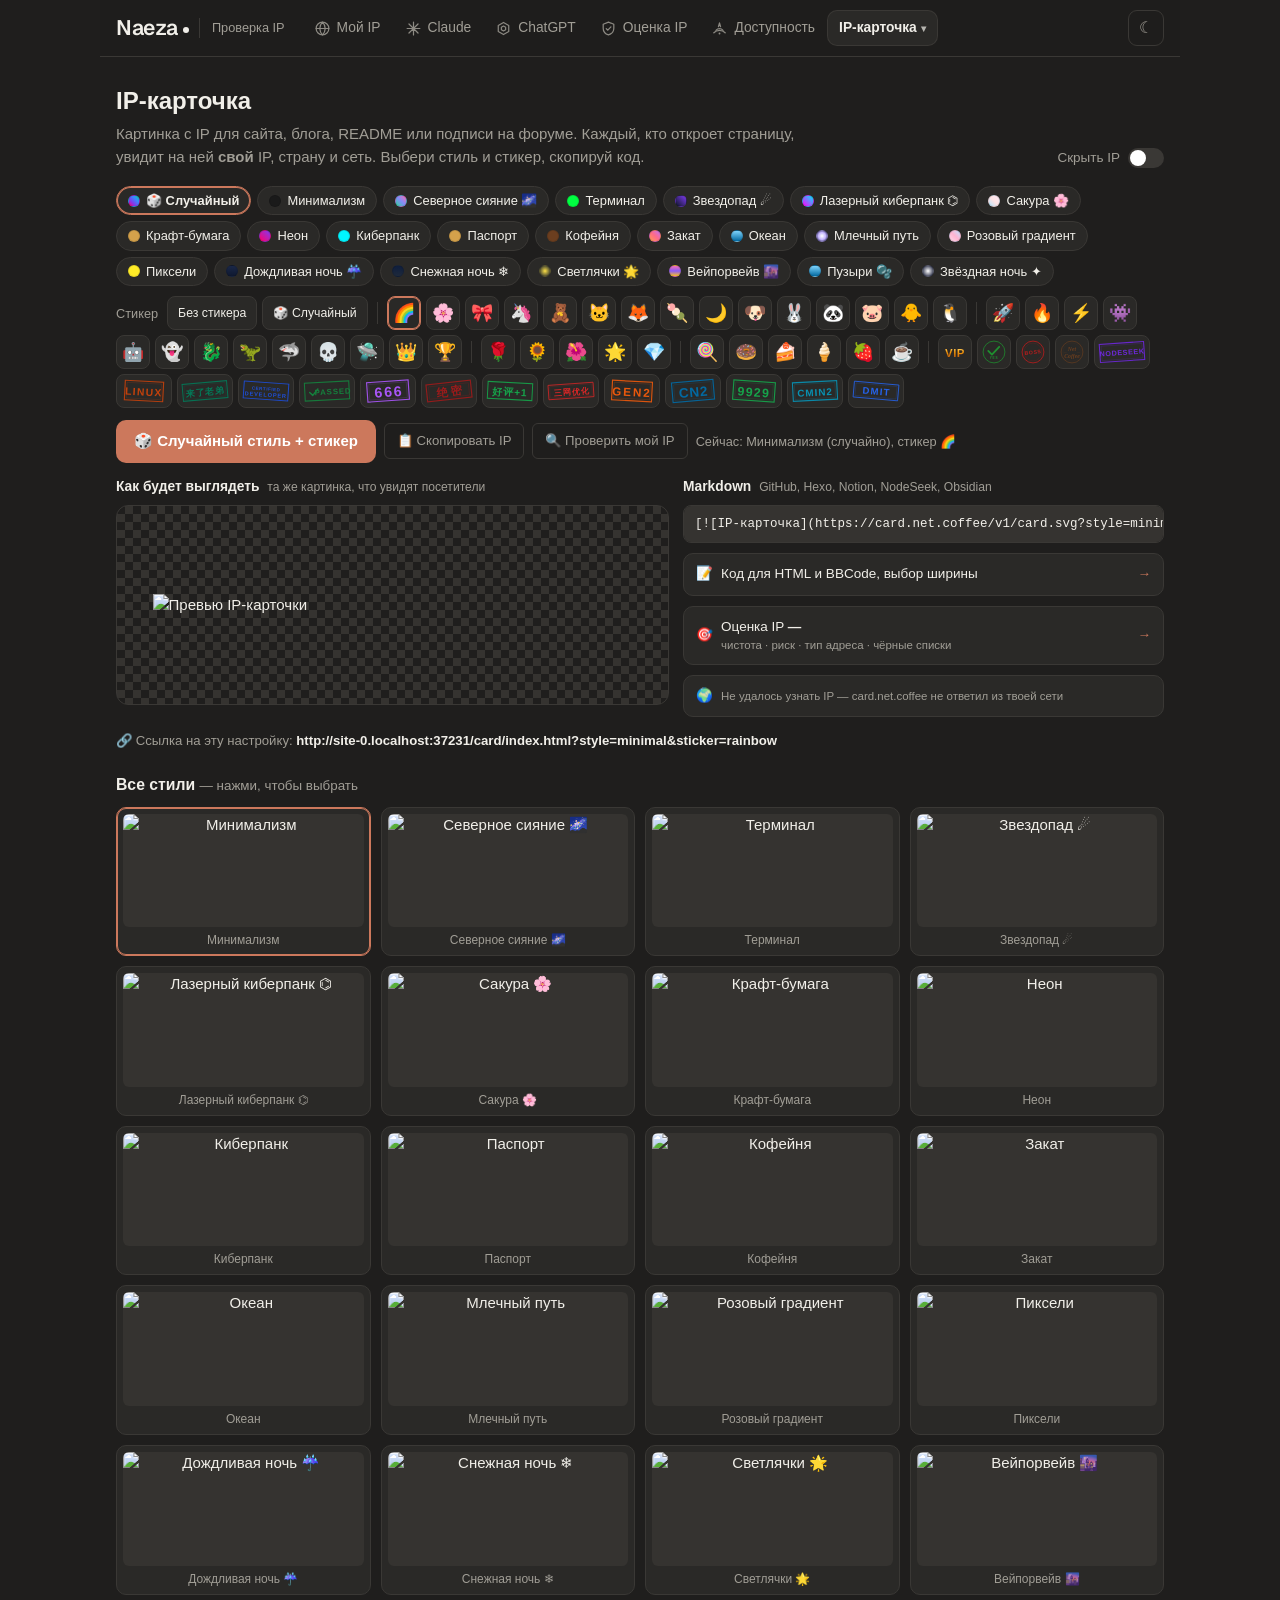
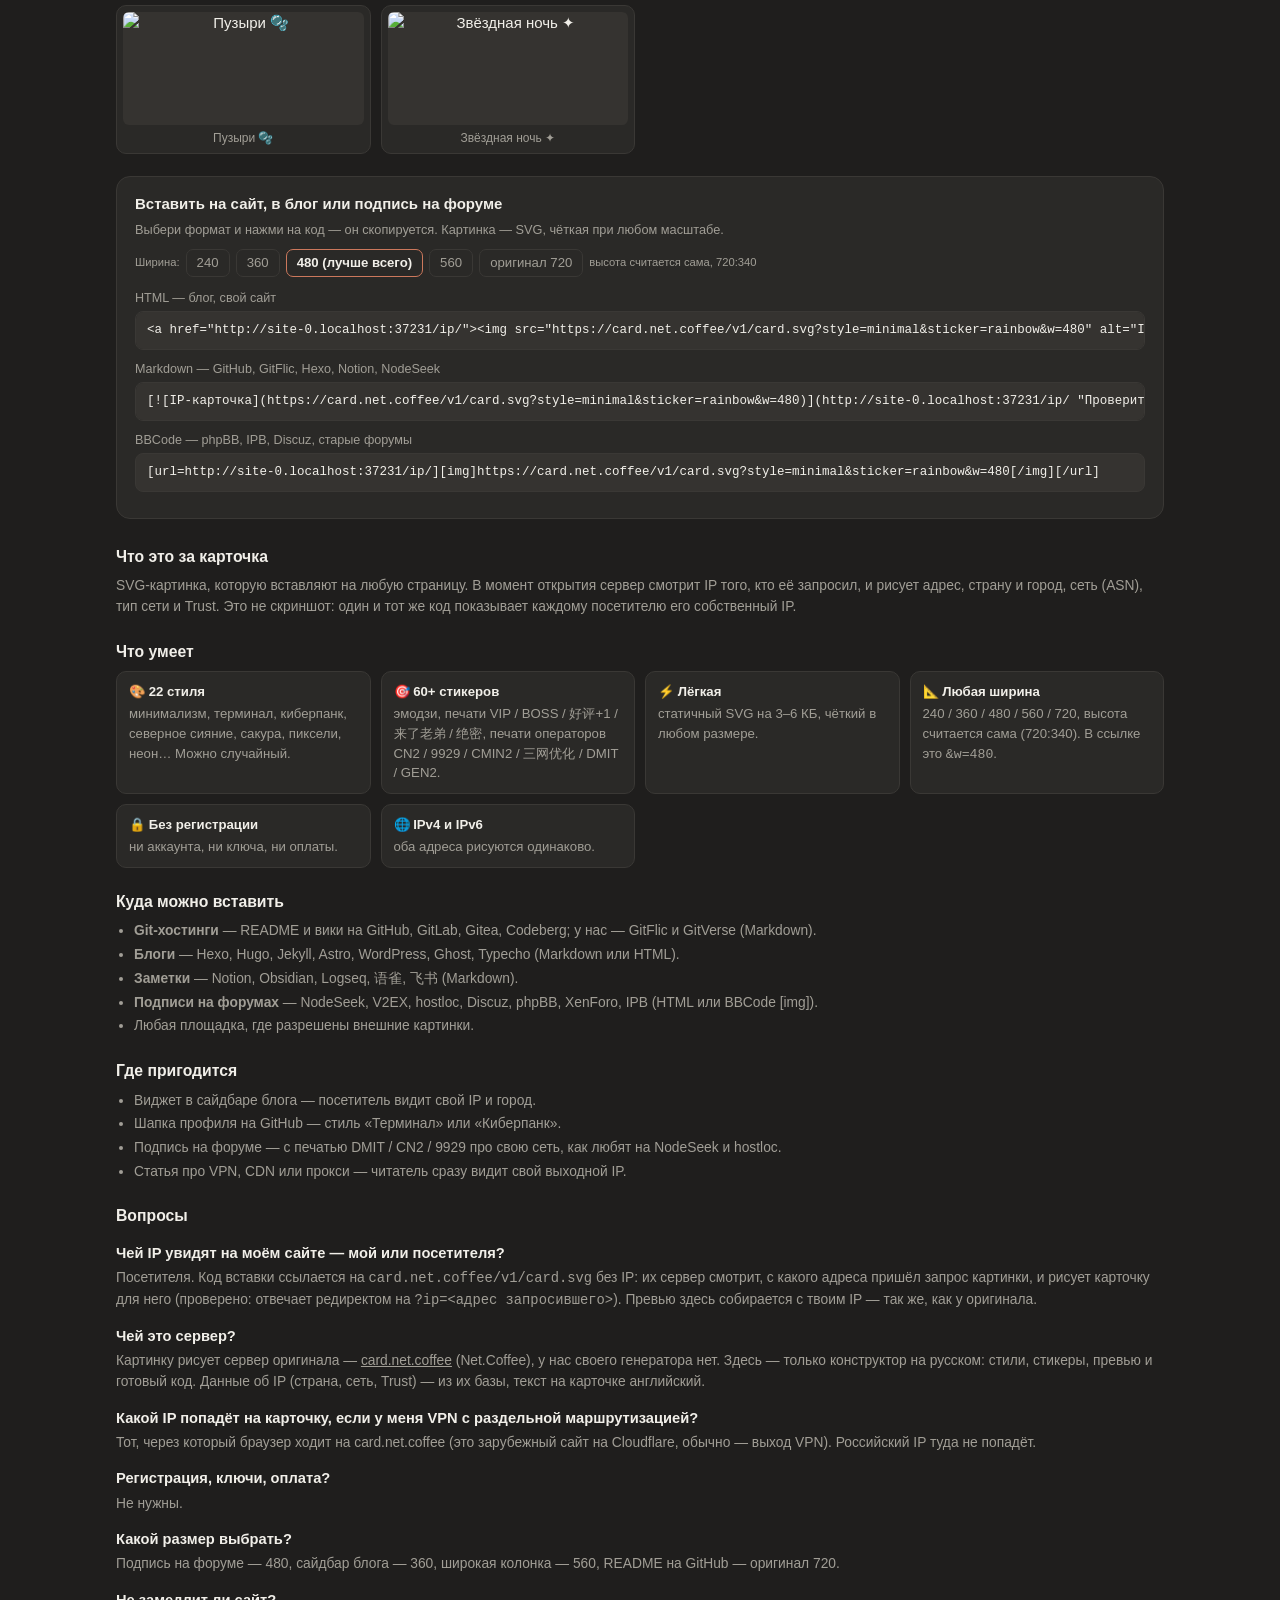
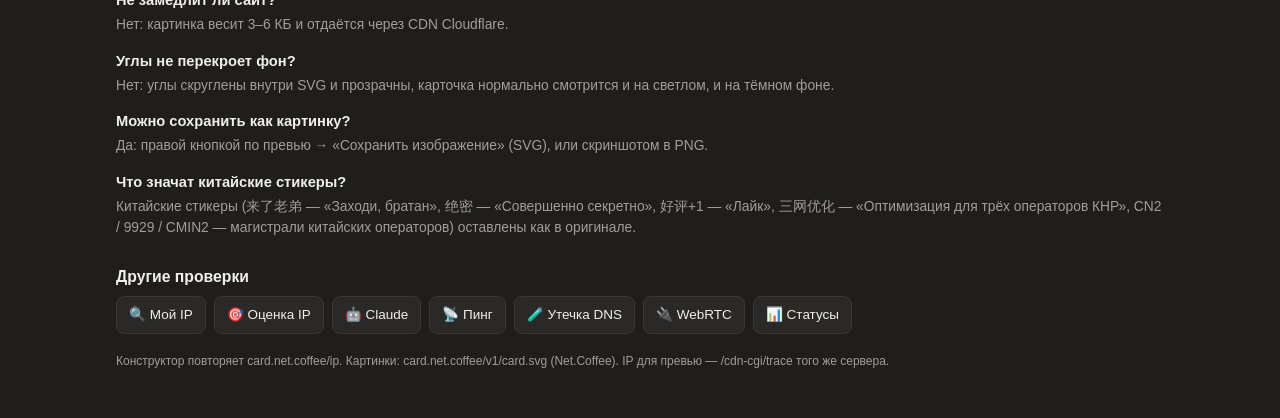
<file: card/index.html>
<!DOCTYPE html>
<html lang="ru">
<head>
<meta charset="UTF-8">
<meta name="viewport" content="width=device-width, initial-scale=1.0">
<meta name="robots" content="noindex, nofollow">
<meta name="theme-color" content="#cc785c">
<title>IP-карточка</title>
<link rel="icon" href="data:image/svg+xml,%3Csvg xmlns='http://www.w3.org/2000/svg' viewBox='0 0 32 32'%3E%3Crect width='32' height='32' rx='8' fill='%23cc785c'/%3E%3Ctext x='16' y='22' font-size='16' text-anchor='middle' fill='white' font-family='Arial' font-weight='700'%3EN%3C/text%3E%3C/svg%3E">
<link rel="stylesheet" href="../common/site.css">
<script src="../common/site.js"></script>
<style>
.chips{display:flex;flex-wrap:wrap;gap:6px;margin:6px 0 10px}
.chip{display:inline-flex;align-items:center;gap:6px;border:1px solid var(--border);background:var(--card);color:var(--text);border-radius:999px;padding:4px 11px;font:inherit;font-size:.86em;cursor:pointer}
.chip:hover{border-color:var(--accent)}
.chip.active{border-color:var(--accent);box-shadow:0 0 0 1px var(--accent) inset;font-weight:600}
.chip .sdot{width:12px;height:12px;border-radius:50%;flex:0 0 12px;border:1px solid rgba(0,0,0,.1)}
.stickers{display:flex;flex-wrap:wrap;align-items:center;gap:5px;margin-bottom:12px}
.st-label{color:var(--muted);font-size:.85em;margin-right:4px}
.st-sep{width:1px;height:22px;background:var(--border);margin:0 4px}
.st-chip{width:34px;height:34px;display:inline-flex;align-items:center;justify-content:center;border:1px solid var(--border);background:var(--card);border-radius:8px;font-size:18px;cursor:pointer;padding:3px;color:var(--text)}
.st-chip svg{width:100%;height:100%}
.st-chip.rect{width:56px}
.st-chip.word{width:auto;padding:0 10px;font:inherit;font-size:.82em}
.st-chip:hover{border-color:var(--accent)}
.st-chip.active{border-color:var(--accent);box-shadow:0 0 0 1px var(--accent) inset}
.actions{display:flex;flex-wrap:wrap;gap:8px;align-items:center;margin-bottom:14px}
.actions .btn{font-size:.88em;padding:7px 12px;text-decoration:none;display:inline-flex;align-items:center}
.status{color:var(--muted);font-size:.85em}
.stage{display:grid;grid-template-columns:minmax(0,1.15fr) minmax(0,1fr);gap:14px;margin-bottom:22px}
.stage>*{min-width:0}
.embed,.embed-row{min-width:0;max-width:100%}
.stage-label{font-weight:600;font-size:.92em;margin-bottom:8px}
.stage-sub{color:var(--muted);font-weight:400;font-size:.88em;margin-left:4px}
.preview-wrap{position:relative;background:repeating-conic-gradient(var(--neutral-bg) 0 25%,transparent 0 50%) 0 0/16px 16px;border:1px solid var(--border);border-radius:12px;padding:14px;display:flex;align-items:center;justify-content:center;min-height:200px}
.preview-wrap img{width:100%;max-width:480px;height:auto;display:block}
.preview-wrap.loading img{opacity:.35}
.preview-wrap.loading:after{content:"Загрузка…";position:absolute;color:var(--muted);font-size:.9em}
.code{display:block;max-width:100%;overflow-x:auto;white-space:pre;-webkit-overflow-scrolling:touch;background:var(--neutral-bg);border:1px solid var(--border);border-radius:8px;padding:9px 11px;font:12.5px/1.45 ui-monospace,SFMono-Regular,Menlo,monospace;cursor:pointer;color:var(--text)}
.code:hover{border-color:var(--accent)}
.code.copied{border-color:var(--safe);background:var(--safe-bg)}
.side-link{display:flex;align-items:center;gap:8px;margin-top:10px;border:1px solid var(--border);background:var(--card);border-radius:10px;padding:10px 12px;text-decoration:none;color:inherit;font-size:.9em}
.side-link:hover{border-color:var(--accent)}
.side-link .arr{margin-left:auto;color:var(--accent)}
.side-link .sub{display:block;color:var(--muted);font-size:.85em}
.share{grid-column:1/-1;font-size:.88em;color:var(--muted);cursor:pointer;word-break:break-all}
.share b{color:var(--text);font-weight:600}
.share.copied b{color:var(--safe)}
.gallery{display:grid;grid-template-columns:repeat(4,minmax(0,1fr));gap:10px;margin-bottom:22px}
.g-item{border:1px solid var(--border);background:var(--card);border-radius:10px;padding:6px;cursor:pointer;text-align:center;min-width:0}
.g-item:hover{border-color:var(--accent)}
.g-item.active{border-color:var(--accent);box-shadow:0 0 0 1px var(--accent) inset}
.g-item img{width:100%;height:auto;aspect-ratio:720/340;display:block;border-radius:6px;background:var(--neutral-bg)}
.g-item span{display:block;font-size:.8em;color:var(--muted);margin-top:4px}
.embed{background:var(--card);border:1px solid var(--border);border-radius:14px;padding:16px 18px}
.embed-w{display:flex;flex-wrap:wrap;align-items:center;gap:6px;margin:10px 0 12px;font-size:.88em}
.ew-btn{border:1px solid var(--border);background:var(--card);color:var(--muted);border-radius:7px;padding:3px 10px;font:inherit;cursor:pointer}
.ew-btn.active{border-color:var(--accent);color:var(--text);font-weight:600}
.embed-row{margin-bottom:10px}
.embed-label{display:block;color:var(--muted);font-size:.84em;margin-bottom:4px}
.faq{margin-top:22px}
.faq h3{font-size:.98em;margin:14px 0 4px}
.faq p{color:var(--muted);margin:0;font-size:.92em}
#copyToast{position:fixed;left:50%;bottom:24px;transform:translateX(-50%) translateY(20px);background:var(--text);color:var(--bg);padding:8px 16px;border-radius:999px;font-size:.88em;opacity:0;pointer-events:none;transition:.2s}
#copyToast.show{opacity:1;transform:translateX(-50%)}
@media (max-width:860px){.stage{grid-template-columns:minmax(0,1fr)}.gallery{grid-template-columns:repeat(3,minmax(0,1fr))}}
/* Скрыть IP: на картинках IP нарисован сервером, поэтому размываем превью и галерею */
body.ip-masked .preview-wrap img,body.ip-masked .g-item img{filter:blur(7px)}
.about{margin-top:26px}
.about h2{font-size:1.05em;margin:22px 0 8px}
.about p{color:var(--muted);margin:6px 0;font-size:.92em}
.feat{display:grid;grid-template-columns:repeat(auto-fill,minmax(220px,1fr));gap:10px}
.feat div{background:var(--card);border:1px solid var(--border);border-radius:10px;padding:10px 12px;font-size:.88em;color:var(--muted);min-width:0}
.feat b{display:block;color:var(--text);margin-bottom:2px}
.about ul{margin:6px 0;padding-left:18px;color:var(--muted);font-size:.92em}
.about li{margin:3px 0}
.rel{display:flex;flex-wrap:wrap;gap:8px}
.rel a{border:1px solid var(--border);background:var(--card);border-radius:8px;padding:8px 12px;text-decoration:none;font-size:.9em}
.rel a:hover{border-color:var(--accent)}
@media (max-width:560px){
  .gallery{grid-template-columns:repeat(2,minmax(0,1fr))}
  /* стили и стикеры — лентой с прокруткой внутри, чтобы превью не уезжало на второй экран */
  .chips,.stickers{flex-wrap:nowrap;overflow-x:auto;scrollbar-width:none;margin-right:-16px;padding-right:16px;-webkit-overflow-scrolling:touch}
  .chips::-webkit-scrollbar,.stickers::-webkit-scrollbar{display:none}
  .chips>*,.stickers>*{flex:0 0 auto;white-space:nowrap}
  .chip{min-height:36px;padding:6px 12px}
  .st-chip{width:40px;height:40px}.st-chip.rect{width:62px}.st-chip.word{min-height:40px}
  .ew-btn{min-height:36px;padding:6px 12px}
  .actions .btn,.actions .btn-primary{min-height:42px}
  .actions .status{flex-basis:100%}
  .preview-wrap{padding:8px;min-height:0}
}
</style>
</head>
<body>
<div class="container">
  <nav class="nav" id="nav"></nav>
  <div class="head"><div>
    <h1>IP-карточка</h1>
    <p class="desc">Картинка с IP для сайта, блога, README или подписи на форуме. Каждый, кто откроет страницу, увидит на ней <strong>свой</strong> IP, страну и сеть. Выбери стиль и стикер, скопируй код.</p>
  </div>
  <label class="toggle">Скрыть IP <input type="checkbox" id="ipMaskToggle"><span class="slider"></span></label></div>

  <div class="chips" id="chips"></div>
  <div class="stickers" id="stickers"></div>
  <div class="actions">
    <button class="btn-primary" id="refreshBtn">🎲 Случайный стиль + стикер</button>
    <button class="btn" id="copyBtn">📋 Скопировать IP</button>
    <a class="btn" id="lookupBtn" href="../ip/" target="_blank" rel="noopener">🔍 Проверить мой IP</a>
    <span class="status" id="status">Загрузка…</span>
  </div>

  <div class="stage">
    <div>
      <div class="stage-label">Как будет выглядеть <span class="stage-sub">та же картинка, что увидят посетители</span></div>
      <div class="preview-wrap loading" id="previewWrap"><img id="preview" alt="Превью IP-карточки" decoding="async"></div>
    </div>
    <div>
      <div class="stage-label">Markdown <span class="stage-sub">GitHub, Hexo, Notion, NodeSeek, Obsidian</span></div>
      <code class="code" data-format="md"></code>
      <a class="side-link" href="#embedBox"><span>📝</span><span>Код для HTML и BBCode, выбор ширины</span><span class="arr">→</span></a>
      <a class="side-link" id="ipScoreLink" href="../ip/" target="_blank" rel="noopener"><span>🎯</span>
        <span>Оценка IP <b id="ipScoreIp" class="ip-mask-target">—</b><span class="sub">чистота · риск · тип адреса · чёрные списки</span></span><span class="arr">→</span></a>
      <div class="side-link" id="ipInfo" style="cursor:default"><span>🌍</span><span id="ipInfoText" class="small">Определяю, где ты…</span></div>
    </div>
    <div class="share" id="shareLink" title="Нажми, чтобы скопировать">🔗 Ссылка на эту настройку: <b id="shareUrl"></b></div>
  </div>

  <h2 style="font-size:1.05em;margin:0 0 10px">Все стили <span class="small">— нажми, чтобы выбрать</span></h2>
  <div class="gallery" id="gallery"></div>

  <div class="embed" id="embedBox">
    <b>Вставить на сайт, в блог или подпись на форуме</b>
    <div class="small" style="margin-top:4px">Выбери формат и нажми на код — он скопируется. Картинка — SVG, чёткая при любом масштабе.</div>
    <div class="embed-w" id="ewOpts"><span class="small">Ширина:</span>
      <button class="ew-btn" data-w="240">240</button><button class="ew-btn" data-w="360">360</button>
      <button class="ew-btn active" data-w="480">480 (лучше всего)</button><button class="ew-btn" data-w="560">560</button>
      <button class="ew-btn" data-w="0">оригинал 720</button>
      <span class="small">высота считается сама, 720:340</span></div>
    <div class="embed-row"><span class="embed-label">HTML — блог, свой сайт</span><code class="code" data-format="html"></code></div>
    <div class="embed-row"><span class="embed-label">Markdown — GitHub, GitFlic, Hexo, Notion, NodeSeek</span><code class="code" data-format="md"></code></div>
    <div class="embed-row"><span class="embed-label">BBCode — phpBB, IPB, Discuz, старые форумы</span><code class="code" data-format="bb"></code></div>
  </div>

  <section class="about">
    <h2>Что это за карточка</h2>
    <p>SVG-картинка, которую вставляют на любую страницу. В момент открытия сервер смотрит IP того, кто её запросил, и рисует адрес, страну и город, сеть (ASN), тип сети и Trust. Это не скриншот: один и тот же код показывает каждому посетителю его собственный IP.</p>
    <h2>Что умеет</h2>
    <div class="feat">
      <div><b>🎨 22 стиля</b>минимализм, терминал, киберпанк, северное сияние, сакура, пиксели, неон… Можно случайный.</div>
      <div><b>🎯 60+ стикеров</b>эмодзи, печати VIP / BOSS / 好评+1 / 来了老弟 / 绝密, печати операторов CN2 / 9929 / CMIN2 / 三网优化 / DMIT / GEN2.</div>
      <div><b>⚡ Лёгкая</b>статичный SVG на 3–6 КБ, чёткий в любом размере.</div>
      <div><b>📐 Любая ширина</b>240 / 360 / 480 / 560 / 720, высота считается сама (720:340). В ссылке это <code>&amp;w=480</code>.</div>
      <div><b>🔒 Без регистрации</b>ни аккаунта, ни ключа, ни оплаты.</div>
      <div><b>🌐 IPv4 и IPv6</b>оба адреса рисуются одинаково.</div>
    </div>
    <h2>Куда можно вставить</h2>
    <ul>
      <li><b>Git-хостинги</b> — README и вики на GitHub, GitLab, Gitea, Codeberg; у нас — GitFlic и GitVerse (Markdown).</li>
      <li><b>Блоги</b> — Hexo, Hugo, Jekyll, Astro, WordPress, Ghost, Typecho (Markdown или HTML).</li>
      <li><b>Заметки</b> — Notion, Obsidian, Logseq, 语雀, 飞书 (Markdown).</li>
      <li><b>Подписи на форумах</b> — NodeSeek, V2EX, hostloc, Discuz, phpBB, XenForo, IPB (HTML или BBCode [img]).</li>
      <li>Любая площадка, где разрешены внешние картинки.</li>
    </ul>
    <h2>Где пригодится</h2>
    <ul>
      <li>Виджет в сайдбаре блога — посетитель видит свой IP и город.</li>
      <li>Шапка профиля на GitHub — стиль «Терминал» или «Киберпанк».</li>
      <li>Подпись на форуме — с печатью DMIT / CN2 / 9929 про свою сеть, как любят на NodeSeek и hostloc.</li>
      <li>Статья про VPN, CDN или прокси — читатель сразу видит свой выходной IP.</li>
    </ul>
  </section>

  <div class="faq">
    <h2 style="font-size:1.05em;margin:22px 0 4px">Вопросы</h2>
    <h3>Чей IP увидят на моём сайте — мой или посетителя?</h3>
    <p>Посетителя. Код вставки ссылается на <code>card.net.coffee/v1/card.svg</code> без IP: их сервер смотрит, с какого адреса пришёл запрос картинки, и рисует карточку для него (проверено: отвечает редиректом на <code>?ip=&lt;адрес запросившего&gt;</code>). Превью здесь собирается с твоим IP — так же, как у оригинала.</p>
    <h3>Чей это сервер?</h3>
    <p>Картинку рисует сервер оригинала — <a href="https://card.net.coffee/ip/" target="_blank" rel="noopener">card.net.coffee</a> (Net.Coffee), у нас своего генератора нет. Здесь — только конструктор на русском: стили, стикеры, превью и готовый код. Данные об IP (страна, сеть, Trust) — из их базы, текст на карточке английский.</p>
    <h3>Какой IP попадёт на карточку, если у меня VPN с раздельной маршрутизацией?</h3>
    <p>Тот, через который браузер ходит на card.net.coffee (это зарубежный сайт на Cloudflare, обычно — выход VPN). Российский IP туда не попадёт.</p>
    <h3>Регистрация, ключи, оплата?</h3>
    <p>Не нужны.</p>
    <h3>Какой размер выбрать?</h3>
    <p>Подпись на форуме — 480, сайдбар блога — 360, широкая колонка — 560, README на GitHub — оригинал 720.</p>
    <h3>Не замедлит ли сайт?</h3>
    <p>Нет: картинка весит 3–6 КБ и отдаётся через CDN Cloudflare.</p>
    <h3>Углы не перекроет фон?</h3>
    <p>Нет: углы скруглены внутри SVG и прозрачны, карточка нормально смотрится и на светлом, и на тёмном фоне.</p>
    <h3>Можно сохранить как картинку?</h3>
    <p>Да: правой кнопкой по превью → «Сохранить изображение» (SVG), или скриншотом в PNG.</p>
    <h3>Что значат китайские стикеры?</h3>
    <p>Китайские стикеры (来了老弟 — «Заходи, братан», 绝密 — «Совершенно секретно», 好评+1 — «Лайк», 三网优化 — «Оптимизация для трёх операторов КНР», CN2 / 9929 / CMIN2 — магистрали китайских операторов) оставлены как в оригинале.</p>
  </div>
  <section class="about">
    <h2>Другие проверки</h2>
    <div class="rel">
      <a href="../">🔍 Мой IP</a><a href="../ip/">🎯 Оценка IP</a><a href="../claude/">🤖 Claude</a><a href="../ping/">📡 Пинг</a>
      <a href="../dns/">🧪 Утечка DNS</a><a href="../webrtc/">🔌 WebRTC</a><a href="../status/">📊 Статусы</a>
    </div>
  </section>
  <div class="foot">Конструктор повторяет card.net.coffee/ip. Картинки: card.net.coffee/v1/card.svg (Net.Coffee). IP для превью — /cdn-cgi/trace того же сервера.</div>
</div>
<div id="copyToast">✓ Скопировано</div>

<script>
// ===== Стили — тот же реестр id, что у оригинала (сервер понимает только их) =====
const STYLES = [
  { id: 'random', name: '🎲 Случайный', dot: 'linear-gradient(45deg,#ff006e,#8338ec,#3a86ff,#06d6a0)' },
  { id: 'minimal', name: 'Минимализм', dot: '#1a1a1a' },
  { id: 'aurora', name: 'Северное сияние 🌌', dot: 'linear-gradient(45deg,#34d399,#818cf8,#f472b6)' },
  { id: 'terminal', name: 'Терминал', dot: '#00ff41' },
  { id: 'meteor', name: 'Звездопад ☄', dot: 'linear-gradient(45deg,#0f172a,#7c3aed)' },
  { id: 'laser', name: 'Лазерный киберпанк ⌬', dot: 'linear-gradient(45deg,#ff00ff,#00e5ff)' },
  { id: 'anime-sky', name: 'Сакура 🌸', dot: 'linear-gradient(45deg,#bae6fd,#fde2e4,#fce7f3)' },
  { id: 'paper', name: 'Крафт-бумага', dot: '#d4a14b' },
  { id: 'neon', name: 'Неон', dot: 'linear-gradient(45deg,#ff006e,#8338ec)' },
  { id: 'cyber', name: 'Киберпанк', dot: '#00f5ff' },
  { id: 'passport', name: 'Паспорт', dot: '#d4a14b' },
  { id: 'cafe', name: 'Кофейня', dot: '#6b3e1f' },
  { id: 'sunset', name: 'Закат', dot: 'linear-gradient(45deg,#ff9a56,#ff6a88,#c471ed)' },
  { id: 'ocean', name: 'Океан', dot: 'linear-gradient(180deg,#7dd3fc,#0369a1)' },
  { id: 'galaxy', name: 'Млечный путь', dot: 'radial-gradient(circle,#fff,#c4b5fd,#1e1b4b)' },
  { id: 'anime-pink', name: 'Розовый градиент', dot: 'linear-gradient(45deg,#ffd6e8,#ffb3d1,#c5e1ff)' },
  { id: 'pixel', name: 'Пиксели', dot: '#ffec27' },
  { id: 'rainy', name: 'Дождливая ночь ☔', dot: 'linear-gradient(180deg,#1a2747,#0f1830)' },
  { id: 'snowy', name: 'Снежная ночь ❄', dot: 'linear-gradient(180deg,#0f1e3d,#1e293b)' },
  { id: 'firefly', name: 'Светлячки 🌟', dot: 'radial-gradient(circle,#fde047,#0f172a)' },
  { id: 'vapor', name: 'Вейпорвейв 🌆', dot: 'linear-gradient(180deg,#f472b6,#8b5cf6,#fbbf24)' },
  { id: 'bubble', name: 'Пузыри 🫧', dot: 'linear-gradient(180deg,#7dd3fc,#0369a1)' },
  { id: 'starry', name: 'Звёздная ночь ✦', dot: 'radial-gradient(circle,#fff,#0a0f2a)' },
];

// ===== Стикеры — те же id и те же SVG-печати, что у оригинала =====
// SVG печатей скопированы из оригинала без изменений: id и вид совпадают с тем, что рисует их сервер
const STAMP_VIP =
  '<svg xmlns="http://www.w3.org/2000/svg" viewBox="0 0 100 100">' +
  '<defs>' +
    '<linearGradient id="vipGold" x1="0" y1="0" x2="0" y2="1">' +
      '<stop offset="0%" stop-color="#fde68a"/>' +
      '<stop offset="45%" stop-color="#f59e0b"/>' +
      '<stop offset="100%" stop-color="#b45309"/>' +
    '</linearGradient>' +
  '</defs>' +
  '<text x="50" y="68" text-anchor="middle" fill="url(#vipGold)" stroke="#78350f" stroke-width="0.8" font-weight="900" font-size="44" font-family="\'Arial Black\',\'Helvetica Neue\',\'Franklin Gothic Heavy\',Impact,sans-serif" letter-spacing="2">VIP</text>' +
  '</svg>';
const STAMP_OK =
  '<svg xmlns="http://www.w3.org/2000/svg" viewBox="0 0 100 100">' +
  '<circle cx="50" cy="50" r="42" fill="none" stroke="#1f8f2f" stroke-width="3.2" opacity="0.92"/>' +
  '<path d="M 28 46 L 42 60 L 70 30" fill="none" stroke="#1f8f2f" stroke-width="7" stroke-linecap="round" stroke-linejoin="round"/>' +
  '<text x="50" y="78" text-anchor="middle" fill="#1f8f2f" font-weight="900" font-size="12" font-family="Arial,sans-serif" letter-spacing="3">YES</text>' +
  '</svg>';
const STAMP_COFFEE =
  '<svg xmlns="http://www.w3.org/2000/svg" viewBox="0 0 100 100">' +
  '<circle cx="50" cy="50" r="42" fill="none" stroke="#6b3e1f" stroke-width="2.8" opacity="0.88"/>' +
  '<circle cx="50" cy="50" r="35" fill="none" stroke="#6b3e1f" stroke-width="0.8" opacity="0.5"/>' +
  '<text x="50" y="46" text-anchor="middle" fill="#6b3e1f" font-style="italic" font-weight="700" font-size="22" font-family="\'Pacifico\',\'Brush Script MT\',\'Kaushan Script\',\'Lucida Handwriting\',\'Caveat\',cursive">Net</text>' +
  '<text x="50" y="72" text-anchor="middle" fill="#6b3e1f" font-style="italic" font-weight="700" font-size="22" font-family="\'Pacifico\',\'Brush Script MT\',\'Kaushan Script\',\'Lucida Handwriting\',\'Caveat\',cursive">Coffee</text>' +
  '<path d="M 18 52 L 30 52 M 70 52 L 82 52" stroke="#6b3e1f" stroke-width="1.2" opacity="0.6"/>' +
  '</svg>';

const STAMP_BOSS =
  '<svg xmlns="http://www.w3.org/2000/svg" viewBox="0 0 100 100">' +
  '<circle cx="50" cy="50" r="42" fill="none" stroke="#b91c1c" stroke-width="3.5" opacity="0.92"/>' +
  '<circle cx="50" cy="50" r="34" fill="none" stroke="#b91c1c" stroke-width="1" opacity="0.55"/>' +
  '<text x="50" y="58" text-anchor="middle" fill="#b91c1c" font-weight="900" font-size="20" font-family="Impact,Oswald,sans-serif" letter-spacing="2" transform="rotate(-6 50 50)">BOSS</text>' +
  '</svg>';

const STAMP_NODESEEK =
  '<svg xmlns="http://www.w3.org/2000/svg" viewBox="0 0 160 80">' +
  '<rect x="6" y="10" width="148" height="60" fill="none" stroke="#6d28d9" stroke-width="3.5" transform="rotate(-4 80 40)" opacity="0.92"/>' +
  '<rect x="12" y="16" width="136" height="48" fill="none" stroke="#6d28d9" stroke-width="1" transform="rotate(-4 80 40)" opacity="0.6"/>' +
  '<text x="80" y="50" text-anchor="middle" fill="#6d28d9" font-weight="900" font-size="24" font-family="Impact,Oswald,sans-serif" letter-spacing="2" transform="rotate(-4 80 40)">NODESEEK</text>' +
  '</svg>';

const STAMP_LINUX =
  '<svg xmlns="http://www.w3.org/2000/svg" viewBox="0 0 130 80">' +
  '<rect x="6" y="10" width="118" height="60" fill="none" stroke="#c2410c" stroke-width="3.5" transform="rotate(3 65 40)" opacity="0.92"/>' +
  '<rect x="12" y="16" width="106" height="48" fill="none" stroke="#c2410c" stroke-width="1" transform="rotate(3 65 40)" opacity="0.55"/>' +
  '<text x="65" y="54" text-anchor="middle" fill="#c2410c" font-weight="900" font-size="32" font-family="Impact,Oswald,sans-serif" letter-spacing="4" transform="rotate(3 65 40)">LINUX</text>' +
  '</svg>';

const STAMP_CODER =
  '<svg xmlns="http://www.w3.org/2000/svg" viewBox="0 0 170 80">' +
  '<rect x="6" y="10" width="158" height="60" fill="none" stroke="#047857" stroke-width="3.5" transform="rotate(-5 85 40)" opacity="0.92"/>' +
  '<rect x="12" y="16" width="146" height="48" fill="none" stroke="#047857" stroke-width="1" transform="rotate(-5 85 40)" opacity="0.55"/>' +
  '<text x="85" y="55" text-anchor="middle" fill="#047857" font-weight="900" font-size="32" font-family="\'PingFang SC\',\'Microsoft YaHei\',\'Heiti SC\',\'Noto Sans CJK SC\',\'Source Han Sans CN\',sans-serif" letter-spacing="2" transform="rotate(-5 85 40)">来了老弟</text>' +
  '</svg>';

const STAMP_DEVELOPER =
  '<svg xmlns="http://www.w3.org/2000/svg" viewBox="0 0 170 80">' +
  '<rect x="6" y="10" width="158" height="60" fill="none" stroke="#1d4ed8" stroke-width="3.5" transform="rotate(4 85 40)" opacity="0.92"/>' +
  '<text x="85" y="38" text-anchor="middle" fill="#1d4ed8" font-weight="900" font-size="16" font-family="Impact,Oswald,sans-serif" letter-spacing="2" transform="rotate(4 85 40)">CERTIFIED</text>' +
  '<text x="85" y="60" text-anchor="middle" fill="#1d4ed8" font-weight="900" font-size="20" font-family="Impact,Oswald,sans-serif" letter-spacing="3" transform="rotate(4 85 40)">DEVELOPER</text>' +
  '</svg>';

const STAMP_PASSED =
  '<svg xmlns="http://www.w3.org/2000/svg" viewBox="0 0 160 80">' +
  '<rect x="6" y="10" width="148" height="60" fill="none" stroke="#15803d" stroke-width="3.5" transform="rotate(-3 80 40)" opacity="0.92"/>' +
  '<path d="M 22 42 L 32 52 L 50 32" fill="none" stroke="#15803d" stroke-width="5" stroke-linecap="round" stroke-linejoin="round" transform="rotate(-3 80 40)"/>' +
  '<text x="100" y="52" text-anchor="middle" fill="#15803d" font-weight="900" font-size="26" font-family="Impact,Oswald,sans-serif" letter-spacing="3" transform="rotate(-3 80 40)">PASSED</text>' +
  '</svg>';

const STAMP_666 =
  '<svg xmlns="http://www.w3.org/2000/svg" viewBox="0 0 140 80">' +
  '<rect x="6" y="10" width="128" height="60" fill="none" stroke="#a855f7" stroke-width="3.5" transform="rotate(-4 70 40)" opacity="0.92"/>' +
  '<rect x="12" y="16" width="116" height="48" fill="none" stroke="#a855f7" stroke-width="1" transform="rotate(-4 70 40)" opacity="0.5"/>' +
  '<text x="70" y="58" text-anchor="middle" textLength="84" lengthAdjust="spacing" fill="#a855f7" font-weight="900" font-size="44" font-family="Impact,Oswald,sans-serif" transform="rotate(-4 70 40)">666</text>' +
  '</svg>';

const STAMP_SECRET =
  '<svg xmlns="http://www.w3.org/2000/svg" viewBox="0 0 170 80">' +
  '<rect x="6" y="10" width="158" height="60" fill="none" stroke="#991b1b" stroke-width="4" transform="rotate(-6 85 40)" opacity="0.95"/>' +
  '<rect x="14" y="18" width="142" height="44" fill="none" stroke="#991b1b" stroke-width="1.4" transform="rotate(-6 85 40)" opacity="0.6"/>' +
  '<text x="85" y="56" text-anchor="middle" textLength="88" lengthAdjust="spacing" fill="#991b1b" font-weight="900" font-size="40" font-family="\'STKaiti\',\'KaiTi\',\'Kaiti SC\',\'华文楷体\',\'楷体\',cursive" transform="rotate(-6 85 40)">绝密</text>' +
  '</svg>';

const STAMP_GOOD =
  '<svg xmlns="http://www.w3.org/2000/svg" viewBox="0 0 170 80">' +
  '<rect x="6" y="10" width="158" height="60" fill="none" stroke="#16a34a" stroke-width="3.5" transform="rotate(3 85 40)" opacity="0.92"/>' +
  '<text x="85" y="56" text-anchor="middle" fill="#16a34a" font-weight="900" font-size="36" font-family="\'PingFang SC\',\'Microsoft YaHei\',\'Heiti SC\',\'Noto Sans CJK SC\',\'Source Han Sans CN\',sans-serif" letter-spacing="3" transform="rotate(3 85 40)">好评+1</text>' +
  '</svg>';

const STAMP_3NET =
  '<svg xmlns="http://www.w3.org/2000/svg" viewBox="0 0 200 80">' +
  '<rect x="6" y="10" width="188" height="60" fill="none" stroke="#dc2626" stroke-width="3.5" transform="rotate(-4 100 40)" opacity="0.92"/>' +
  '<rect x="12" y="16" width="176" height="48" fill="none" stroke="#dc2626" stroke-width="1" transform="rotate(-4 100 40)" opacity="0.55"/>' +
  '<text x="100" y="55" text-anchor="middle" textLength="148" lengthAdjust="spacing" fill="#dc2626" font-weight="900" font-size="34" font-family="\'PingFang SC\',\'Microsoft YaHei\',\'Heiti SC\',\'Noto Sans CJK SC\',\'Source Han Sans CN\',sans-serif" transform="rotate(-4 100 40)">三网优化</text>' +
  '</svg>';

const STAMP_GEN2 =
  '<svg xmlns="http://www.w3.org/2000/svg" viewBox="0 0 135 80">' +
  '<rect x="6" y="10" width="123" height="60" fill="none" stroke="#ea580c" stroke-width="3.5" transform="rotate(3 67.5 40)" opacity="0.92"/>' +
  '<rect x="12" y="16" width="111" height="48" fill="none" stroke="#ea580c" stroke-width="1" transform="rotate(3 67.5 40)" opacity="0.55"/>' +
  '<text x="67.5" y="56" text-anchor="middle" fill="#ea580c" font-weight="900" font-size="36" font-family="Impact,Oswald,sans-serif" letter-spacing="6" transform="rotate(3 67.5 40)">GEN2</text>' +
  '</svg>';

const STAMP_CN2 =
  '<svg xmlns="http://www.w3.org/2000/svg" viewBox="0 0 140 80">' +
  '<rect x="6" y="10" width="128" height="60" fill="none" stroke="#0369a1" stroke-width="3.5" transform="rotate(-5 70 40)" opacity="0.92"/>' +
  '<rect x="12" y="16" width="116" height="48" fill="none" stroke="#0369a1" stroke-width="1" transform="rotate(-5 70 40)" opacity="0.55"/>' +
  '<text x="70" y="58" text-anchor="middle" textLength="88" lengthAdjust="spacing" fill="#0369a1" font-weight="900" font-size="42" font-family="Impact,Oswald,sans-serif" transform="rotate(-5 70 40)">CN2</text>' +
  '</svg>';

const STAMP_9929 =
  '<svg xmlns="http://www.w3.org/2000/svg" viewBox="0 0 140 80">' +
  '<rect x="6" y="10" width="128" height="60" fill="none" stroke="#16a34a" stroke-width="3.5" transform="rotate(4 70 40)" opacity="0.92"/>' +
  '<rect x="12" y="16" width="116" height="48" fill="none" stroke="#16a34a" stroke-width="1" transform="rotate(4 70 40)" opacity="0.55"/>' +
  '<text x="70" y="57" text-anchor="middle" fill="#16a34a" font-weight="900" font-size="38" font-family="Impact,Oswald,sans-serif" letter-spacing="4" transform="rotate(4 70 40)">9929</text>' +
  '</svg>';

const STAMP_CMIN2 =
  '<svg xmlns="http://www.w3.org/2000/svg" viewBox="0 0 155 80">' +
  '<rect x="6" y="10" width="143" height="60" fill="none" stroke="#0891b2" stroke-width="3.5" transform="rotate(-3 77.5 40)" opacity="0.92"/>' +
  '<rect x="12" y="16" width="131" height="48" fill="none" stroke="#0891b2" stroke-width="1" transform="rotate(-3 77.5 40)" opacity="0.55"/>' +
  '<text x="77.5" y="56" text-anchor="middle" fill="#0891b2" font-weight="900" font-size="32" font-family="Impact,Oswald,sans-serif" letter-spacing="3" transform="rotate(-3 77.5 40)">CMIN2</text>' +
  '</svg>';

const STAMP_DMIT =
  '<svg xmlns="http://www.w3.org/2000/svg" viewBox="0 0 170 72">' +
  '<rect x="6" y="8" width="158" height="56" fill="none" stroke="#2563eb" stroke-width="3.2" transform="rotate(5 85 36)" opacity="0.92"/>' +
  '<rect x="12" y="14" width="146" height="44" fill="none" stroke="#2563eb" stroke-width="1" transform="rotate(5 85 36)" opacity="0.55"/>' +
  '<text x="85" y="49" text-anchor="middle" textLength="96" lengthAdjust="spacing" fill="#2563eb" font-weight="900" font-size="34" font-family="Impact,Oswald,sans-serif" transform="rotate(5 85 36)">DMIT</text>' +
  '</svg>';
const STICKERS = [
  { id: 'none', kind: 'none', label: 'Без стикера' },
  { id: 'random', kind: 'random', label: '🎲 Случайный' },
  ...[['rainbow','🌈'],['sakura','🌸'],['bow','🎀'],['unicorn','🦄'],['bear','🧸'],['cat','🐱'],['fox','🦊'],['dango','🍡'],['moon','🌙'],['dog','🐶'],['rabbit','🐰'],['panda','🐼'],['pig','🐷'],['chick','🐥'],['penguin','🐧']].map(([id, ch]) => ({ id, kind: 'emoji', ch, cat: 'милые' })),
  ...[['rocket','🚀'],['fire','🔥'],['light','⚡'],['alien','👾'],['robot','🤖'],['ghost','👻'],['dragon','🐉'],['dino','🦖'],['shark','🦈'],['skull','💀'],['ufo','🛸'],['crown','👑'],['trophy','🏆']].map(([id, ch]) => ({ id, kind: 'emoji', ch, cat: 'крутые' })),
  ...[['rose','🌹'],['sunflower','🌻'],['hibiscus','🌺'],['sparkle','🌟'],['gem','💎']].map(([id, ch]) => ({ id, kind: 'emoji', ch, cat: 'красивые' })),
  ...[['lollipop','🍭'],['donut','🍩'],['cake','🍰'],['icecream','🍦'],['strawberry','🍓'],['coffee','☕']].map(([id, ch]) => ({ id, kind: 'emoji', ch, cat: 'вкусные' })),
  { id: 'st-vip', kind: 'svg', svg: STAMP_VIP, cat: 'печати', shape: 'circle', label: 'VIP' },
  { id: 'st-ok', kind: 'svg', svg: STAMP_OK, cat: 'печати', shape: 'circle', label: 'YES' },
  { id: 'st-boss', kind: 'svg', svg: STAMP_BOSS, cat: 'печати', shape: 'circle', label: 'BOSS' },
  { id: 'st-cof', kind: 'svg', svg: STAMP_COFFEE, cat: 'печати', shape: 'circle', label: 'Net Coffee' },
  { id: 'st-ns', kind: 'svg', svg: STAMP_NODESEEK, cat: 'печати', shape: 'rect', label: 'NODESEEK' },
  { id: 'st-lnx', kind: 'svg', svg: STAMP_LINUX, cat: 'печати', shape: 'rect', label: 'LINUX' },
  { id: 'st-code', kind: 'svg', svg: STAMP_CODER, cat: 'печати', shape: 'rect', label: '来了老弟 — «Заходи, братан»' },
  { id: 'st-dev', kind: 'svg', svg: STAMP_DEVELOPER, cat: 'печати', shape: 'rect', label: 'CERTIFIED DEVELOPER' },
  { id: 'st-pass', kind: 'svg', svg: STAMP_PASSED, cat: 'печати', shape: 'rect', label: 'PASSED' },
  { id: 'st-666', kind: 'svg', svg: STAMP_666, cat: 'печати', shape: 'rect', label: '666' },
  { id: 'st-secret', kind: 'svg', svg: STAMP_SECRET, cat: 'печати', shape: 'rect', label: '绝密 — «Совершенно секретно»' },
  { id: 'st-good', kind: 'svg', svg: STAMP_GOOD, cat: 'печати', shape: 'rect', label: '好评+1 — «Лайк»' },
  { id: 'st-3net', kind: 'svg', svg: STAMP_3NET, cat: 'печати', shape: 'rect', label: '三网优化 — «Оптимизация для трёх операторов»' },
  { id: 'st-gen2', kind: 'svg', svg: STAMP_GEN2, cat: 'печати', shape: 'rect', label: 'GEN2' },
  { id: 'st-cn2', kind: 'svg', svg: STAMP_CN2, cat: 'печати', shape: 'rect', label: 'CN2 — магистраль China Telecom' },
  { id: 'st-9929', kind: 'svg', svg: STAMP_9929, cat: 'печати', shape: 'rect', label: '9929 — магистраль China Unicom' },
  { id: 'st-cmin2', kind: 'svg', svg: STAMP_CMIN2, cat: 'печати', shape: 'rect', label: 'CMIN2 — магистраль China Mobile' },
  { id: 'st-dmit', kind: 'svg', svg: STAMP_DMIT, cat: 'печати', shape: 'rect', label: 'DMIT' },
];
const stickerById = id => STICKERS.find(s => s.id === id) || STICKERS[0];
const pick = a => a[Math.floor(Math.random() * a.length)];
const realStyles = () => STYLES.filter(s => s.id !== 'random');
const realStickers = () => STICKERS.filter(s => s.kind === 'emoji' || s.kind === 'svg');

// ===== Состояние =====
const CARD = 'https://card.net.coffee';
const VER = '1'; // тот же токен версии, что у оригинала (кэш их CDN)
const LS_STYLE = 'cardStyleV1', LS_STICKER = 'cardStickerV1';
function lsGet(k) { try { return localStorage.getItem(k); } catch { return null; } }
function lsSet(k, v) { try { localStorage.setItem(k, v); } catch {} }
const state = {
  ip: null, data: null,
  styleId: lsGet(LS_STYLE) || 'random', activeStyleId: 'minimal',
  stickerId: lsGet(LS_STICKER) || 'rainbow', activeStickerId: 'none',
  embedW: 480,
};
const $ = id => document.getElementById(id);

// ===== IP =====
// Оригинал спрашивает свой /api/me. У нас — /cdn-cgi/trace того же card.net.coffee (CORS открыт):
// это ровно тот адрес, с которым их сервер нарисует карточку.
async function loadIP() {
  try { const t = await trace(CARD + '/cdn-cgi/trace', 6000); if (t.ip) return t.ip; } catch {}
  try { const t = await trace('https://1.1.1.1/cdn-cgi/trace', 5000); if (t.ip) return t.ip; } catch {}
  return null;
}
async function loadData(ip) {
  try {
    const c = JSON.parse(sessionStorage.getItem('ipcard_' + ip) || 'null');
    if (c && Date.now() - c.t < 30 * 60e3) return c.d;
  } catch {}
  const r = await fetch(`${CARD}/api/ip/lookup/${encodeURIComponent(ip)}`, { signal: AbortSignal.timeout(10000) });
  if (!r.ok) return null;
  const d = await r.json();
  try { sessionStorage.setItem('ipcard_' + ip, JSON.stringify({ t: Date.now(), d })); } catch {}
  return d;
}

// ===== Рендер =====
function renderCard() {
  const styleObj = state.styleId === 'random' ? pick(realStyles()) : (STYLES.find(s => s.id === state.styleId) || STYLES[1]);
  state.activeStyleId = styleObj.id;
  let stk = stickerById(state.stickerId);
  if (stk.kind === 'random') stk = pick(realStickers());
  state.activeStickerId = stk.id;
  document.querySelectorAll('.chip').forEach(c => c.classList.toggle('active', c.dataset.style === state.styleId));
  document.querySelectorAll('.g-item').forEach(c => c.classList.toggle('active', c.dataset.style === state.activeStyleId));
  document.querySelectorAll('.st-chip').forEach(c => c.classList.toggle('active', c.dataset.stickerId === state.stickerId));
  // На мобилке ленты прокручиваются внутри — подтягиваем выбранный чип в видимую часть (без прокрутки страницы)
  ['chips', 'stickers'].forEach(id => {
    const box = $(id), a = box.querySelector('.active'); if (!a || box.scrollWidth <= box.clientWidth) return;
    const br = box.getBoundingClientRect(), ar = a.getBoundingClientRect();
    if (ar.left < br.left || ar.right > br.right) box.scrollLeft += ar.left - br.left - (br.width - ar.width) / 2;
  });
  const nm = styleObj.name.replace(/[^\p{L}\p{N} -]/gu, '').trim();
  const sn = stk.kind === 'none' ? 'без стикера' : 'стикер ' + (stk.ch || stk.label.split(' — ')[0]);
  $('status').textContent = `Сейчас: ${nm}${state.styleId === 'random' ? ' (случайно)' : ''}, ${sn}${state.stickerId === 'random' ? ' (случайно)' : ''}`;
  updateEmbedCode();
  updatePreview();
}
function cardQS(withIp, w) {
  const qs = new URLSearchParams();
  if (withIp && state.ip) qs.set('ip', state.ip);
  if (state.activeStyleId && state.activeStyleId !== 'random') qs.set('style', state.activeStyleId);
  if (state.activeStickerId && !['none', 'random'].includes(state.activeStickerId)) qs.set('sticker', state.activeStickerId);
  if (w) qs.set('w', w);
  return qs;
}
function updatePreview() {
  const img = $('preview'), wrap = $('previewWrap');
  if (!state.ip) return;
  const qs = cardQS(true); qs.set('v', VER);
  const url = `${CARD}/v1/card.svg?${qs}`;
  if (img.dataset.lastUrl === url) return;
  img.dataset.lastUrl = url;
  wrap.classList.add('loading');
  let tries = 0;
  img.onload = () => wrap.classList.remove('loading');
  // При частых переключениях их сервер иногда не отдаёт картинку — пробуем ещё пару раз
  img.onerror = () => {
    if (img.dataset.lastUrl !== url) return;
    if (++tries <= 2) setTimeout(() => { if (img.dataset.lastUrl === url) img.removeAttribute('src'); img.src = url; }, 1200 * tries);
    else wrap.classList.remove('loading');
  };
  img.src = url;
}
function absUrl(p) { return new URL(p, location.href).href; }
function updateEmbedCode() {
  // Как у оригинала: в коде вставки нет IP — сервер подставит IP того, кто открыл страницу
  const imgQs = cardQS(false, state.embedW && state.embedW !== 720 ? state.embedW : 0).toString();
  const imgUrl = `${CARD}/v1/card.svg${imgQs ? '?' + imgQs : ''}`;
  const linkUrl = absUrl(ROOT + 'ip/'); // ссылка с картинки ведёт на нашу «Оценку IP» (у оригинала — на их /ip/)
  const snippets = {
    html: `<a href="${linkUrl}"><img src="${imgUrl}" alt="IP-карточка" title="Проверить IP"></a>`,
    md: `[![IP-карточка](${imgUrl})](${linkUrl} "Проверить IP")`,
    bb: `[url=${linkUrl}][img]${imgUrl}[/img][/url]`,
  };
  Object.entries(snippets).forEach(([fmt, text]) => document.querySelectorAll(`code[data-format="${fmt}"]`).forEach(el => {
    el.textContent = text; el.title = 'Нажми, чтобы скопировать';
    if (!el._wired) { el._wired = true; el.addEventListener('click', () => copyText(el.textContent, el)); }
  }));
  const pq = new URLSearchParams();
  if (state.activeStyleId) pq.set('style', state.activeStyleId);
  if (state.activeStickerId && state.activeStickerId !== 'random') pq.set('sticker', state.activeStickerId);
  const u = new URL(location.href); u.search = pq.toString(); u.hash = '';
  $('shareUrl').textContent = u.href;
}
let toastT = null;
function copyText(text, el) {
  const done = () => {
    if (el) { el.classList.add('copied'); setTimeout(() => el.classList.remove('copied'), 800); }
    const t = $('copyToast'); t.classList.add('show'); clearTimeout(toastT); toastT = setTimeout(() => t.classList.remove('show'), 1400);
  };
  const fallback = () => {
    try { const ta = document.createElement('textarea'); ta.value = text; ta.style.position = 'fixed'; ta.style.opacity = '0';
      document.body.appendChild(ta); ta.select(); document.execCommand('copy'); ta.remove(); done(); } catch {}
  };
  if (navigator.clipboard?.writeText) navigator.clipboard.writeText(text).then(done).catch(fallback); else fallback();
}

// ===== UI =====
function buildChips() {
  $('chips').innerHTML = STYLES.map(s => `<button class="chip" data-style="${s.id}"><span class="sdot" style="background:${s.dot}"></span>${esc(s.name)}</button>`).join('');
  $('chips').addEventListener('click', e => { const b = e.target.closest('.chip'); if (!b) return; state.styleId = b.dataset.style; lsSet(LS_STYLE, state.styleId); renderCard(); });
}
function buildStickers() {
  let html = '<span class="st-label">Стикер</span>';
  html += STICKERS.filter(s => s.kind === 'none' || s.kind === 'random').map(s => `<button class="st-chip word" data-sticker-id="${s.id}">${s.label}</button>`).join('');
  ['милые', 'крутые', 'красивые', 'вкусные', 'печати'].forEach(cat => {
    html += '<span class="st-sep"></span>';
    html += STICKERS.filter(s => s.cat === cat).map(s => `<button class="st-chip${s.shape === 'rect' ? ' rect' : ''}" data-sticker-id="${s.id}" title="${esc(s.label || s.ch)}">${s.kind === 'emoji' ? s.ch : s.svg}</button>`).join('');
  });
  $('stickers').innerHTML = html;
  $('stickers').addEventListener('click', e => { const b = e.target.closest('.st-chip'); if (!b) return; state.stickerId = b.dataset.stickerId; lsSet(LS_STICKER, state.stickerId); renderCard(); });
}
// Галерея: у оригинала — CSS-заглушки с 1.2.3.4; у нас — настоящие миниатюры с твоим IP с того же сервера
function buildGallery() {
  $('gallery').innerHTML = realStyles().map(s => `<div class="g-item" data-style="${s.id}"><img alt="${esc(s.name)}" loading="lazy" decoding="async"><span>${esc(s.name)}</span></div>`).join('');
  $('gallery').addEventListener('click', e => {
    const p = e.target.closest('.g-item'); if (!p) return;
    state.styleId = p.dataset.style; lsSet(LS_STYLE, state.styleId); renderCard();
    $('previewWrap').scrollIntoView({ behavior: 'smooth', block: 'center' });
  });
}
function fillGallery() {
  if (!state.ip) return;
  document.querySelectorAll('.g-item').forEach(it => {
    it.querySelector('img').src = `${CARD}/v1/card.svg?ip=${encodeURIComponent(state.ip)}&style=${it.dataset.style}&w=240&v=${VER}`;
  });
}
function wireActions() {
  $('refreshBtn').addEventListener('click', () => {
    const ps = state.activeStyleId, pk = state.activeStickerId;
    state.styleId = pick(realStyles().filter(s => s.id !== ps)).id;
    state.stickerId = pick(realStickers().filter(s => s.id !== pk)).id;
    lsSet(LS_STYLE, state.styleId);
    renderCard();
  });
  $('copyBtn').addEventListener('click', () => { if (!state.ip) return; copyText(state.ip); $('copyBtn').textContent = '✓ Скопировано'; setTimeout(() => $('copyBtn').textContent = '📋 Скопировать IP', 1500); });
  $('ewOpts').addEventListener('click', e => {
    const b = e.target.closest('.ew-btn'); if (!b) return;
    state.embedW = parseInt(b.dataset.w, 10) || 0;
    $('ewOpts').querySelectorAll('.ew-btn').forEach(x => x.classList.toggle('active', x === b));
    updateEmbedCode();
  });
  $('shareLink').addEventListener('click', () => copyText($('shareUrl').textContent, $('shareLink')));
}

async function init() {
  const p = new URLSearchParams(location.search);
  if (STYLES.some(s => s.id === p.get('style'))) state.styleId = p.get('style');
  if (STICKERS.some(s => s.id === p.get('sticker'))) state.stickerId = p.get('sticker');
  buildChips(); buildStickers(); buildGallery(); wireActions();
  renderCard();
  state.ip = await loadIP();
  if (!state.ip) {
    $('previewWrap').classList.remove('loading');
    $('ipInfoText').textContent = 'Не удалось узнать IP — card.net.coffee не ответил из твоей сети';
    return;
  }
  const lookup = `${ROOT}ip/?q=${encodeURIComponent(state.ip)}`;
  $('lookupBtn').href = lookup; $('ipScoreLink').href = lookup;
  $('ipScoreIp').textContent = state.ip;
  updatePreview(); fillGallery();
  try {
    const d = state.data = await loadData(state.ip);
    if (d) {
      const kind = d.isResidential ? 'домашний' : d.is_datacenter ? 'серверный' : '';
      $('ipInfoText').innerHTML = `${flagImg(d.countryCode)} ${esc([d.country, d.city].filter(Boolean).join(', '))}` +
        `<span class="sub" style="display:block">${esc(['AS' + d.asn, d.asOrganization].filter(Boolean).join(' · '))}${kind ? ' · ' + kind : ''}${typeof d.trust_score === 'number' ? ' · Trust ' + d.trust_score : ''}</span>`;
    } else $('ipInfoText').textContent = 'Данных по IP нет';
  } catch { $('ipInfoText').textContent = 'Данных по IP нет'; }
}
init();
// Скрыть IP: текст маскирует common/site.js, картинки (IP в них нарисован сервером) — размываем
$('ipMaskToggle').addEventListener('change', e => document.body.classList.toggle('ip-masked', e.target.checked));
</script>
</body>
</html>
</file>
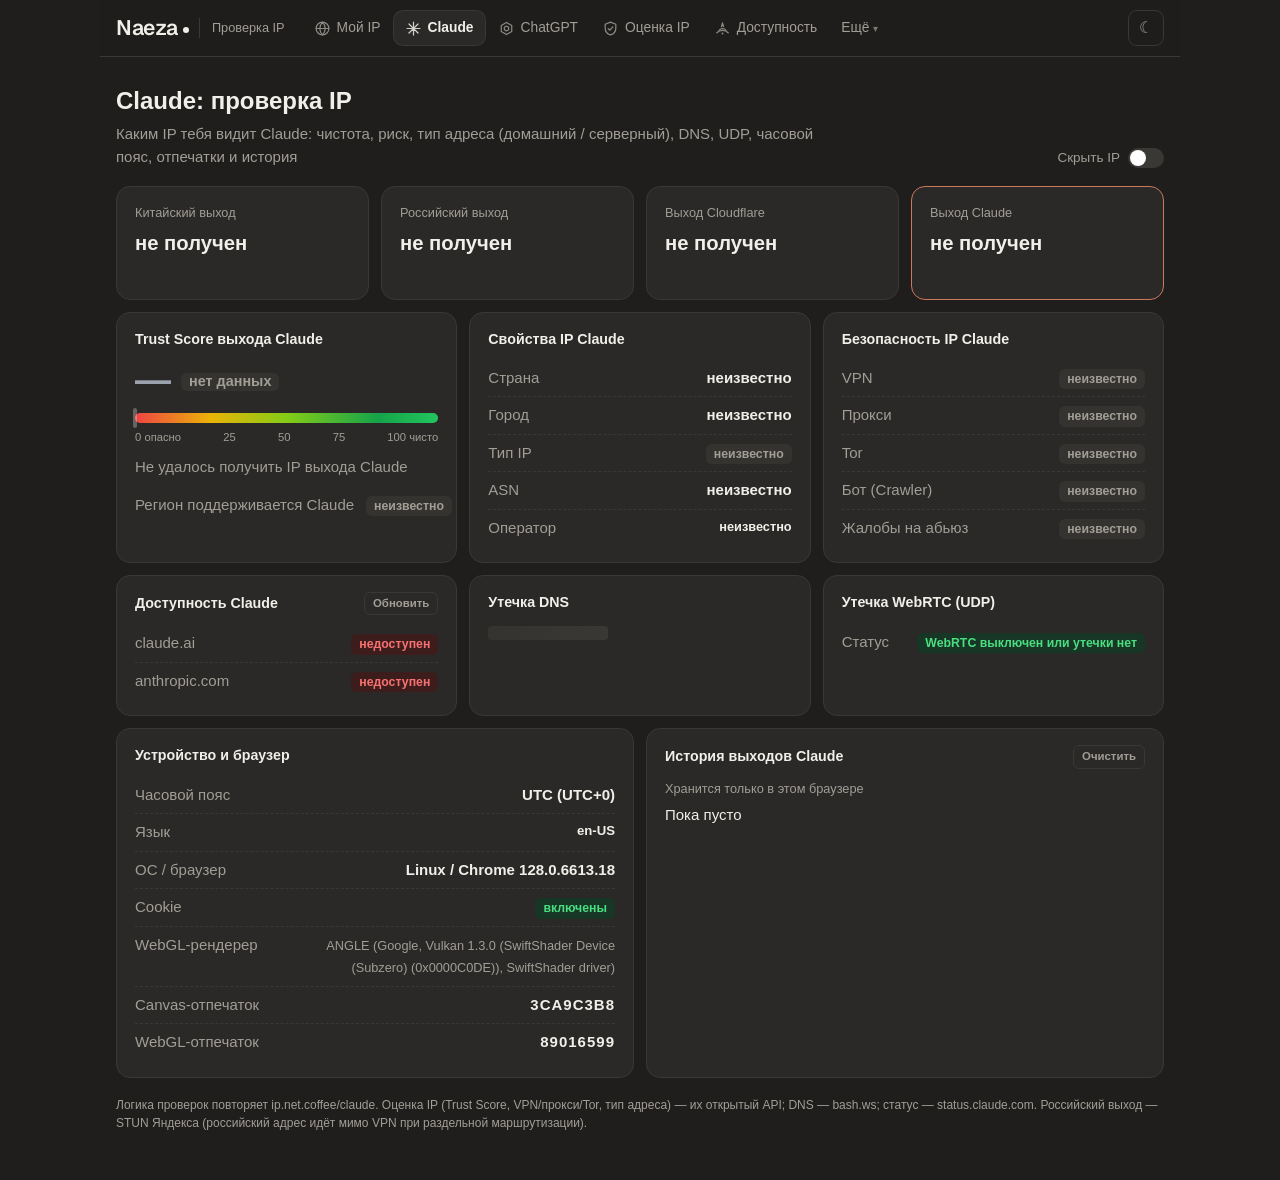
<file: claude/index.html>
<!DOCTYPE html>
<html lang="ru">
<head>
<meta charset="UTF-8">
<meta name="viewport" content="width=device-width, initial-scale=1.0">
<meta name="robots" content="noindex, nofollow">
<meta name="theme-color" content="#cc785c">
<title>Claude IP — проверка</title>
<link rel="icon" href="data:image/svg+xml,%3Csvg xmlns='http://www.w3.org/2000/svg' viewBox='0 0 32 32'%3E%3Crect width='32' height='32' rx='8' fill='%23cc785c'/%3E%3Ctext x='16' y='22' font-size='16' text-anchor='middle' fill='white' font-family='Arial' font-weight='700'%3EN%3C/text%3E%3C/svg%3E">
<link rel="stylesheet" href="../common/site.css">
<script src="../common/site.js"></script>
</head>
<body>
<div class="container">
  <nav class="nav" id="nav"></nav>
  <div class="head">
    <div>
      <h1>Claude: проверка IP</h1>
      <p class="desc">Каким IP тебя видит Claude: чистота, риск, тип адреса (домашний / серверный), DNS, UDP, часовой пояс, отпечатки и история</p>
    </div>
    <label class="toggle">Скрыть IP <input type="checkbox" id="ipMaskToggle"><span class="slider"></span></label>
  </div>

  <div class="banner warn" id="ipv6Warn">⚠️ Сейчас IPv6. Для Claude Code IPv6 лучше не использовать — часть проверок может быть неполной.</div>

  <div class="ip-row" style="grid-template-columns:repeat(auto-fit,minmax(220px,1fr))">
    <div class="card ip-hero" id="ipHeroCN">
      <div class="label">Китайский выход</div>
      <div class="ip-addr" id="ipAddrCN"><span class="loading" style="width:170px;height:22px"></span></div>
      <div class="ip-geo" id="ipGeoCN"><span class="loading" style="width:200px"></span></div>
    </div>
    <div class="card ip-hero" id="ipHeroRU">
      <div class="label">Российский выход</div>
      <div class="ip-addr" id="ipAddrRU"><span class="loading" style="width:170px;height:22px"></span></div>
      <div class="ip-geo" id="ipGeoRU"><span class="loading" style="width:200px"></span></div>
    </div>
    <div class="card ip-hero" id="ipHero">
      <div class="label">Выход Cloudflare</div>
      <div class="ip-addr" id="ipAddr"><span class="loading" style="width:170px;height:22px"></span></div>
      <div class="ip-geo" id="ipGeo"><span class="loading" style="width:200px"></span></div>
    </div>
    <div class="card ip-hero main" id="ipHeroClaude">
      <div class="label">Выход Claude</div>
      <div class="ip-addr" id="ipAddrClaude"><span class="loading" style="width:170px;height:22px"></span></div>
      <div class="ip-geo" id="ipGeoClaude"><span class="loading" style="width:200px"></span></div>
    </div>
  </div>

  <div class="banner danger" id="regionWarn"></div>
  <div class="banner warn" id="sameAsRuWarn"></div>

  <div class="grid3">
    <div class="card">
      <h2>Trust Score выхода Claude</h2>
      <div class="gauge-score" id="gaugeScore"><span class="loading" style="width:90px;height:30px"></span></div>
      <div class="gauge"><div class="gauge-ptr" id="gaugePointer"></div></div>
      <div class="gauge-marks"><span>0 опасно</span><span>25</span><span>50</span><span>75</span><span>100 чисто</span></div>
      <div class="gauge-text" id="gaugeText"></div>
      <div class="risk-row" id="claudeRegionSupportRow" style="margin-top:8px"><span class="risk-label">Регион поддерживается Claude</span><span class="risk-value" id="claudeRegionSupport"><span class="loading" style="width:60px"></span></span></div>
    </div>
    <div class="card">
      <h2>Свойства IP Claude</h2>
      <div id="propsContent"><span class="loading"></span></div>
    </div>
    <div class="card">
      <h2>Безопасность IP Claude</h2>
      <div id="securityContent"><span class="loading"></span></div>
    </div>
  </div>

  <div class="grid3">
    <div class="card">
      <h2>Доступность Claude <button class="btn" onclick="detectClaudeAvail()">Обновить</button></h2>
      <div id="claudeAvailContent"><span class="loading"></span></div>
    </div>
    <div class="card">
      <h2>Утечка DNS</h2>
      <div id="dnsLeakContent"><span class="loading"></span></div>
    </div>
    <div class="card">
      <h2>Утечка WebRTC (UDP)</h2>
      <div id="udpLeakContent"><span class="loading"></span></div>
    </div>
  </div>

  <div class="grid2">
    <div class="card">
      <h2>Устройство и браузер</h2>
      <div id="deviceContent"><span class="loading"></span></div>
    </div>
    <div class="card">
      <h2>История выходов Claude <button class="btn" onclick="clearIPHistory()">Очистить</button></h2>
      <div class="small" style="margin-bottom:6px">Хранится только в этом браузере</div>
      <div id="ipHistoryContent">Загрузка…</div>
    </div>
  </div>

  <div class="foot">Логика проверок повторяет ip.net.coffee/claude. Оценка IP (Trust Score, VPN/прокси/Tor, тип адреса) — их открытый API; DNS — bash.ws; статус — status.claude.com. Российский выход — STUN Яндекса (российский адрес идёт мимо VPN при раздельной маршрутизации).</div>
</div>

<script>
const state = { ip: null, ippure: null, ipapis: null, claudeRisk: null, claudeGeo: null, ruIp: null };

function setGeoText(id, text) { const el = document.getElementById(id); el.textContent = text || ''; el.title = text || ''; }
function showIPv6Warning() { document.getElementById('ipv6Warn').style.display = 'block'; }

// Страны, где Claude недоступен / жёсткий риск-контроль — тот же список, что у оригинала
const CLAUDE_RESTRICTED_CC = {
  'CN': 'в Китае', 'HK': 'в Гонконге', 'MO': 'в Макао', 'RU': 'в России', 'KP': 'в КНДР',
  'IR': 'в Иране', 'SY': 'в Сирии', 'CU': 'на Кубе', 'BY': 'в Беларуси', 'VE': 'в Венесуэле'
};
function getRestrictedName() {
  const cc = (state.claudeRisk && state.claudeRisk.countryCode || '').toUpperCase();
  return cc ? (CLAUDE_RESTRICTED_CC[cc] || null) : null;
}
function scoreLabel(s) {
  if (s >= 95) return { text: 'идеально чистый', cls: 'tag-safe' };
  if (s >= 80) return { text: 'чистый', cls: 'tag-safe' };
  if (s >= 50) return { text: 'хороший', cls: 'tag-info' };
  if (s >= 25) return { text: 'средний', cls: 'tag-warn' };
  return { text: 'подозрительный', cls: 'tag-danger' };
}

// ===== Получение трёх IP =====
async function fetchCfIP() {
  try { const e = await trace('https://1.1.1.1/cdn-cgi/trace', 5000); state.ip = e.ip || null; } catch {}
}
// Китайский выход — те же источники, что у оригинала (ip.cn первым: ip138 при зарубежном IP редиректит)
async function fetchCNIP() {
  for (const u of ['https://my.ip.cn/', 'https://2026.ip138.com/']) {
    try {
      const r = await fetch(u, { signal: AbortSignal.timeout(5000) });
      const m = (await r.text()).match(/(\d+\.\d+\.\d+\.\d+)/);
      if (m) return { ip: m[1] };
    } catch {}
  }
  return null;
}
async function fetchClaudeIP() {
  try { const e = await trace('https://claude.ai/cdn-cgi/trace', 8000); return { ip: e.ip || null, loc: e.loc?.toLowerCase() || null }; }
  catch { return null; }
}
async function renderIPCard(elId, geoElId, ip, locHint) {
  if (!ip) { document.getElementById(elId).textContent = 'не получен'; setGeoText(geoElId, ''); return null; }
  if (isIPv6(ip)) showIPv6Warning();
  document.getElementById(elId).innerHTML = `${flagImg(locHint)} ${linkIP(ip)}`;
  try {
    const g = await geoip(ip);
    document.getElementById(elId).innerHTML = `${flagImg(g.country_code || locHint)} ${linkIP(ip)}`;
    setGeoText(geoElId, [g.country, g.region, g.city, g.isp].filter(Boolean).join(' · '));
    return g;
  } catch { return null; }
}

// ===== Основной рендер =====
function render() {
  const p = state.ippure, cr = state.claudeRisk, cg = state.claudeGeo, a = state.ipapis;
  const asn = cr?.asn || p?.asn || '';
  const asnOrg = cr?.asOrganization || a?.company?.name || '';
  const restrictedName = getRestrictedName();

  // Trust Score: с бэкенда; нет IP / нет оценки → «—»; запрещённый регион → принудительно 0
  const hasClaudeIp = !!(cr && cr.ip);
  let trustScore, restrictedText = null;
  if (!hasClaudeIp) trustScore = null;
  else if (restrictedName) { trustScore = 0; restrictedText = 'Регион недоступен — Claude будет жёстко проверять'; }
  else trustScore = (typeof cr.trust_score === 'number') ? cr.trust_score : null;

  const ptr = document.getElementById('gaugePointer');
  if (trustScore === null) {
    document.getElementById('gaugeScore').innerHTML = `<span style="color:#9ca3af">—</span> <span class="tag tag-neutral" style="font-size:.4em;vertical-align:middle">нет данных</span>`;
    ptr.style.left = '0%'; ptr.style.opacity = '.3';
    document.getElementById('gaugeText').textContent = hasClaudeIp ? 'Для этого IP пока нет оценки' : 'Не удалось получить IP выхода Claude';
  } else {
    const sl = restrictedName ? { text: 'недоступен', cls: 'tag-danger' } : scoreLabel(trustScore);
    const col = trustScore >= 95 ? '#22c55e' : trustScore >= 80 ? '#16a34a' : trustScore >= 50 ? '#84cc16' : trustScore >= 25 ? '#eab308' : '#ef4444';
    document.getElementById('gaugeScore').innerHTML = `<span style="color:${col}">${trustScore}</span> <span class="tag ${sl.cls}" style="font-size:.4em;vertical-align:middle">${sl.text}</span>`;
    ptr.style.left = Math.min(trustScore, 100) + '%'; ptr.style.opacity = '1';
    document.getElementById('gaugeText').textContent = restrictedText
      || (trustScore >= 95 ? 'Репутация IP отличная' : trustScore >= 80 ? 'Репутация IP очень хорошая' : trustScore >= 50 ? 'Есть небольшой риск' : trustScore >= 25 ? 'Риск заметный' : 'Риск очень высокий');
  }

  const rw = document.getElementById('regionWarn');
  if (restrictedName) {
    rw.innerHTML = `⚠️ Выход Claude сейчас <strong>${restrictedName}</strong>. Не заходи в Claude — легко поймать бан аккаунта.`;
    rw.style.display = 'block';
  } else rw.style.display = 'none';

  // Проверка, специфичная для РФ: Claude видит тот же IP, что и российские сайты
  const sw = document.getElementById('sameAsRuWarn');
  if (state.ruIp && cr?.ip && state.ruIp === cr.ip) {
    const ruCC = (cr.countryCode || '').toUpperCase() === 'RU';
    sw.className = 'banner ' + (ruCC ? 'danger' : 'warn');
    sw.innerHTML = ruCC
      ? '⚠️ Claude видит тот же российский IP, что и сайты РФ — трафик к Claude идёт мимо VPN.'
      : 'ℹ️ Российские сайты видят тот же зарубежный IP, что и Claude — весь трафик идёт через VPN, раздельной маршрутизации нет.';
    sw.style.display = 'block';
  } else sw.style.display = 'none';

  const rr = document.getElementById('claudeRegionSupportRow'), rv = document.getElementById('claudeRegionSupport');
  if (restrictedName) rr.style.display = 'none';
  else {
    rv.innerHTML = (!cr?.ip || !cr?.countryCode) ? '<span class="tag tag-neutral">неизвестно</span>' : '<span class="tag tag-safe">да</span>';
    rr.style.display = '';
  }

  const isResidential = cr?.isResidential ?? (a ? !a.is_datacenter : null);
  const companyType = a?.company?.type || '';
  const regionStr = cg?.country || cr?.country || '';
  const cityStr = cg?.city || cr?.city || regionStr;
  let propTag = isResidential === true ? '<span class="tag tag-safe">домашний IP</span>'
    : isResidential === false ? '<span class="tag tag-warn">серверный IP</span>' : '<span class="tag tag-neutral">неизвестно</span>';
  if (companyType) {
    const typeMap = { hosting: 'хостинг', isp: 'провайдер', business: 'компания', education: 'образование' };
    propTag += ` <span class="small">(${typeMap[companyType] || companyType})</span>`;
  }
  document.getElementById('propsContent').innerHTML =
    row('Страна', regionStr || 'неизвестно') +
    row('Город', cityStr || 'неизвестно') +
    row('Тип IP', propTag) +
    row('ASN', asn ? 'AS' + asn : 'неизвестно') +
    row('Оператор', asnOrg || 'неизвестно', 'font-size:.85em');

  const s = a || {};
  document.getElementById('securityContent').innerHTML =
    row('VPN', boolTag(s.is_vpn, 'VPN', 'не найден')) +
    row('Прокси', boolTag(s.is_proxy, 'прокси', 'не найден')) +
    row('Tor', boolTag(s.is_tor, 'Tor', 'не найден')) +
    row('Бот (Crawler)', boolTag(s.is_crawler, 'да', 'нет')) +
    row('Жалобы на абьюз', boolTag(s.is_abuser, 'есть', 'нет'));
}

// ===== Утечка DNS =====
// Принцип как у оригинала: браузер резолвит уникальные поддомены,
// авторитетный DNS запоминает, какие резолверы пришли, потом читаем список.
// Утечка: российский DNS при выходе Claude не в РФ.
async function detectDNSLeak() {
  const el = document.getElementById('dnsLeakContent');
  let dnsServers = [];
  try {
    const id = [...crypto.getRandomValues(new Uint8Array(8))].map(b => b.toString(16).padStart(2, '0')).join('');
    for (let i = 1; i <= 2; i++) {
      await new Promise(res => {
        const img = new Image(); const t = setTimeout(res, 2000);
        img.onload = img.onerror = () => { clearTimeout(t); res(); };
        img.src = `https://${i}.${id}.bash.ws/?_=${Date.now()}`;
      });
    }
    await new Promise(r => setTimeout(r, 1500));
    for (let attempt = 0; attempt < 2; attempt++) {
      try {
        const r = await fetch(`https://bash.ws/dnsleak/test/${id}?json`, { signal: AbortSignal.timeout(4000) });
        const data = await r.json();
        dnsServers = data.filter(x => x.type === 'dns').map(x => x.ip);
        if (dnsServers.length) break;
      } catch {}
      if (attempt === 0) await new Promise(r => setTimeout(r, 1500));
    }
  } catch {}

  if (!dnsServers.length) {
    el.innerHTML = row('Статус', '<span class="tag tag-safe">DNS зашифрован или выход не виден</span>');
    return;
  }
  const claudeCC = (state.claudeRisk?.countryCode || '').toLowerCase();
  let showIP = null, isLeaked = false;
  for (const ip of dnsServers) {
    let g = null; try { g = await geoip(ip, 3000); } catch {}
    const cc = (g?.country_code || '').toLowerCase(), isp = g?.isp || '';
    // Утечка: резолвер в Китае или РФ, а выход Claude в другой стране
    if ((cc === 'cn' || cc === 'ru') && cc !== claudeCC) { showIP = { ip, cc, isp, leaked: true }; isLeaked = true; break; }
    if (!showIP) showIP = { ip, cc, isp, leaked: false };
  }
  let rows = row('Статус', isLeaked ? '<span class="tag tag-warn">возможна утечка</span>' : '<span class="tag tag-safe">утечки нет</span>');
  rows += row('DNS-выход', `${flagImg(showIP.cc)} <span class="ip-mask-target">${showIP.ip}</span> ${showIP.leaked ? `<span class="tag tag-warn">DNS ${showIP.cc === 'cn' ? 'из Китая' : 'из РФ'}</span>` : ''}`, 'font-size:.88em');
  if (showIP.isp) rows += row('Сервис', `<span class="small">${showIP.isp}</span>`);
  el.innerHTML = rows;
}

// ===== Утечка WebRTC =====
async function detectWebRTCLeak() {
  const el = document.getElementById('udpLeakContent');
  const udpIPs = new Set();
  try {
    const pc = new RTCPeerConnection({ iceServers: [{ urls: 'stun:stun.l.google.com:19302' }, { urls: 'stun:stun.cloudflare.com:3478' }] });
    pc.createDataChannel('');
    await pc.setLocalDescription(await pc.createOffer());
    await new Promise(res => {
      const t = setTimeout(() => { pc.close(); res(); }, 5000);
      pc.onicecandidate = e => {
        if (!e.candidate) { clearTimeout(t); pc.close(); res(); return; }
        const m = e.candidate.candidate.match(/([0-9]{1,3}\.){3}[0-9]{1,3}/);
        if (m && !m[0].startsWith('0.') && !m[0].startsWith('127.')) udpIPs.add(m[0]);
        const m6 = e.candidate.candidate.match(/([a-f0-9]{1,4}:){2,7}[a-f0-9]{1,4}/i);
        if (m6) udpIPs.add(m6[0]);
      };
    });
  } catch {}
  const claudeIp = state.claudeRisk?.ip || '';
  const all = [...udpIPs];
  const pub = all.filter(ip => !isIPv6(ip) && !/^(192\.168\.|10\.|172\.|198\.1[89]\.|100\.64\.|127\.|0\.)/.test(ip));
  if (!pub.length) {
    el.innerHTML = row('Статус', `<span class="tag tag-safe">${all.length ? 'утечки нет' : 'WebRTC выключен или утечки нет'}</span>`);
    return;
  }
  // Утечка: любой публичный UDP-IP, отличный от выхода Claude
  const leakIP = claudeIp ? pub.find(ip => ip !== claudeIp) : undefined;
  const showIP = leakIP || pub.find(ip => ip === claudeIp) || pub[0];
  let rows = row('Статус', leakIP ? '<span class="tag tag-warn">возможна утечка</span>' : '<span class="tag tag-safe">утечки нет</span>');
  let cc = '', country = '';
  try { const g = await geoip(showIP); cc = g.country_code || ''; country = g.country || ''; } catch {}
  rows += row('UDP-выход', `${flagImg(cc)} ${displayIP(showIP)} ${leakIP ? '<span class="tag tag-warn">не совпадает</span>' : ''}`, 'font-size:.88em');
  if (country) rows += row('Где', `<span class="small">${country}</span>`);
  el.innerHTML = rows;
}

// ===== Доступность Claude =====
async function detectClaudeAvail() {
  const el = document.getElementById('claudeAvailContent');
  const targets = [
    { name: 'claude.ai', url: 'https://claude.ai/cdn-cgi/trace' },
    { name: 'anthropic.com', url: 'https://www.anthropic.com/cdn-cgi/trace' },
  ];
  const results = await Promise.all(targets.map(async t => {
    const st = performance.now();
    try { await fetch(t.url, { mode: 'no-cors', cache: 'no-store', signal: AbortSignal.timeout(6000) }); return { name: t.name, ms: Math.round(performance.now() - st), ok: true }; }
    catch { return { name: t.name, ok: false }; }
  }));
  const restricted = getRestrictedName();
  let rows = '';
  results.forEach(d => {
    if (restricted || !d.ok) rows += row(d.name, '<span class="tag tag-danger">недоступен</span>');
    else {
      const cls = d.ms < 250 ? 'tag-safe-dark' : d.ms < 500 ? 'tag-safe' : 'tag-warn';
      const lbl = d.ms < 250 ? 'норма' : d.ms < 500 ? 'хорошо' : 'медленно';
      rows += row(d.name, `<span class="tag ${cls}">${lbl}</span> <span class="small">${d.ms} мс</span>`);
    }
  });
  try {
    const st = await (await fetch('https://status.claude.com/api/v2/status.json', { signal: AbortSignal.timeout(4000) })).json();
    const ind = st.status?.indicator || 'none';
    const txt = { none: 'всё работает', minor: 'мелкий сбой', major: 'крупный сбой', critical: 'авария', maintenance: 'обслуживание' };
    const cls = { none: 'tag-safe-dark', minor: 'tag-warn', major: 'tag-danger', critical: 'tag-danger', maintenance: 'tag-warn' };
    rows += row('Статус сервиса', `<a href="https://status.claude.com" target="_blank" rel="noopener" style="text-decoration:none"><span class="tag ${cls[ind] || 'tag-warn'}">${txt[ind] || 'сбой'}</span></a>`);
  } catch {}
  el.innerHTML = rows;
}

// ===== Устройство =====
function renderDeviceInfo() {
  const localTz = Intl.DateTimeFormat().resolvedOptions().timeZone || 'неизвестно';
  const localOffMin = -new Date().getTimezoneOffset();
  const fmt = mins => { if (mins == null) return ''; const s = mins >= 0 ? '+' : '-', a = Math.abs(mins); return 'UTC' + s + Math.floor(a / 60) + (a % 60 ? ':' + String(a % 60).padStart(2, '0') : ''); };
  const localUtc = fmt(localOffMin);
  function offsetOf(tz) {
    if (!tz) return null;
    try {
      const p = new Intl.DateTimeFormat('en-US', { timeZone: tz, timeZoneName: 'longOffset' }).formatToParts(new Date()).find(x => x.type === 'timeZoneName');
      if (!p) return null; if (p.value === 'GMT' || p.value === 'UTC') return 0;
      const m = p.value.match(/GMT([+-])(\d{1,2}):?(\d{0,2})/); if (!m) return null;
      return (m[1] === '+' ? 1 : -1) * (parseInt(m[2], 10) * 60 + parseInt(m[3] || '0', 10));
    } catch { return null; }
  }
  const CC_TO_TZ = {
    CN:'Asia/Shanghai',TW:'Asia/Taipei',HK:'Asia/Hong_Kong',JP:'Asia/Tokyo',KR:'Asia/Seoul',SG:'Asia/Singapore',
    IN:'Asia/Kolkata',AE:'Asia/Dubai',TR:'Europe/Istanbul',RU:'Europe/Moscow',UA:'Europe/Kyiv',KZ:'Asia/Almaty',GE:'Asia/Tbilisi',AM:'Asia/Yerevan',
    GB:'Europe/London',IE:'Europe/Dublin',FR:'Europe/Paris',DE:'Europe/Berlin',IT:'Europe/Rome',ES:'Europe/Madrid',PT:'Europe/Lisbon',
    NL:'Europe/Amsterdam',BE:'Europe/Brussels',CH:'Europe/Zurich',AT:'Europe/Vienna',SE:'Europe/Stockholm',NO:'Europe/Oslo',
    DK:'Europe/Copenhagen',FI:'Europe/Helsinki',PL:'Europe/Warsaw',CZ:'Europe/Prague',LV:'Europe/Riga',LT:'Europe/Vilnius',EE:'Europe/Tallinn',
    US:'America/Los_Angeles',CA:'America/Toronto',MX:'America/Mexico_City',BR:'America/Sao_Paulo',AU:'Australia/Sydney'
  };
  const cr = state.claudeRisk;
  const ccU = (cr?.countryCode || '').toUpperCase();
  const claudeTz = cr?.timezone || CC_TO_TZ[ccU] || '';
  const exact = !!cr?.timezone;
  const cOff = offsetOf(claudeTz);
  const tzMatch = (claudeTz && cOff != null) ? Math.abs(cOff - localOffMin) <= 60 : null;
  const localIsRU = /^(Europe\/(Moscow|Kaliningrad|Samara|Volgograd|Kirov|Astrakhan|Saratov|Ulyanovsk)|Asia\/(Yekaterinburg|Omsk|Novosibirsk|Barnaul|Tomsk|Novokuznetsk|Krasnoyarsk|Irkutsk|Chita|Yakutsk|Khandyga|Vladivostok|Ust-Nera|Magadan|Sakhalin|Srednekolymsk|Kamchatka|Anadyr))$/.test(localTz);
  const claudeLine = () => {
    if (!claudeTz || cOff == null) return 'Выход Claude: неизвестно';
    const d = cOff - localOffMin, h = Math.round(d / 60);
    const lbl = d === 0 ? 'смещение совпадает' : h === 0 ? 'небольшая разница' : h > 0 ? `у Claude на ${h} ч больше` : `у Claude на ${-h} ч меньше`;
    return `Выход Claude: ${exact ? claudeTz : claudeTz + ' (по стране)'} (${fmt(cOff)}) — ${lbl}`;
  };
  let tzHtml;
  if (localIsRU && ccU !== 'RU') tzHtml = `<span class="tag tag-warn">российский часовой пояс — не рекомендуется</span><br><span class="small">Локально: ${localTz} (${localUtc})<br>${claudeLine()}</span>`;
  else if (tzMatch === true) tzHtml = `<span class="tag tag-safe">совпадает</span> ${localTz} (${localUtc})`;
  else if (tzMatch === false) tzHtml = `<span class="tag tag-warn">не совпадает</span><br><span class="small">Локально: ${localTz} (${localUtc})<br>${claudeLine()}</span>`;
  else tzHtml = `${localTz} (${localUtc})`;

  const langs = navigator.languages || [navigator.language];
  const langsStr = langs.join(', ') || 'неизвестно';
  const primary = (langs[0] || '').split('-')[0].toLowerCase();
  const langMap = {
    CN:['zh'],TW:['zh'],HK:['zh','en'],JP:['ja'],KR:['ko'],SG:['en','zh','ms','ta'],IN:['en','hi'],
    US:['en'],GB:['en'],IE:['en','ga'],AU:['en'],NZ:['en','mi'],CA:['en','fr'],DE:['de'],AT:['de'],CH:['de','fr','it','rm'],
    BE:['nl','fr','de'],FR:['fr'],IT:['it'],ES:['es','ca','gl','eu'],PT:['pt'],NL:['nl','fy'],LU:['lb','fr','de'],
    SE:['sv'],NO:['no','nb','nn'],DK:['da'],FI:['fi','sv'],PL:['pl'],CZ:['cs'],SK:['sk'],HU:['hu'],RO:['ro'],BG:['bg'],GR:['el'],
    RU:['ru'],UA:['uk','ru'],BY:['be','ru'],KZ:['kk','ru'],GE:['ka'],AM:['hy'],LV:['lv'],LT:['lt'],EE:['et'],
    TR:['tr'],IL:['he','ar','en'],AE:['ar','en'],BR:['pt'],AR:['es'],MX:['es']
  };
  const rl = langMap[ccU] || [];
  const lm = (primary && rl.length) ? rl.includes(primary) : null;
  const langHtml = lm === true ? `<span class="tag tag-safe">совпадает</span> ${langsStr}`
    : lm === false ? `<span class="tag tag-warn">не совпадает</span><br><span class="small">Локально: ${langsStr}<br>В стране выхода Claude обычно: ${rl.join(' / ')}</span>`
    : langsStr;

  const ua = navigator.userAgent;
  let os = 'неизвестно', br = 'неизвестно';
  if (ua.includes('Windows')) os = 'Windows'; else if (ua.includes('iPhone') || ua.includes('iPad')) os = 'iOS';
  else if (ua.includes('Mac OS')) os = 'macOS'; else if (ua.includes('Android')) os = 'Android'; else if (ua.includes('Linux')) os = 'Linux';
  if (ua.includes('Edg/')) br = 'Edge ' + (ua.match(/Edg\/([\d.]+)/) || [])[1];
  else if (ua.includes('YaBrowser/')) br = 'Яндекс Браузер ' + (ua.match(/YaBrowser\/([\d.]+)/) || [])[1];
  else if (ua.includes('Chrome/')) br = 'Chrome ' + (ua.match(/Chrome\/([\d.]+)/) || [])[1];
  else if (ua.includes('Firefox/')) br = 'Firefox ' + (ua.match(/Firefox\/([\d.]+)/) || [])[1];
  else if (ua.includes('Safari/')) br = 'Safari ' + (ua.match(/Version\/([\d.]+)/) || [])[1];

  const hash = s => { let h = 0; for (let i = 0; i < s.length; i++) h = ((h << 5) - h + s.charCodeAt(i)) | 0; return (h >>> 0).toString(16).toUpperCase(); };
  let glR = 'не поддерживается', glH = 'не поддерживается', cvH = 'не поддерживается';
  try {
    const gl = document.createElement('canvas').getContext('webgl');
    if (gl) {
      const ext = gl.getExtension('WEBGL_debug_renderer_info');
      const v = ext ? gl.getParameter(ext.UNMASKED_VENDOR_WEBGL) : '', r = ext ? gl.getParameter(ext.UNMASKED_RENDERER_WEBGL) : '';
      if (r) glR = r;
      glH = hash(v + '~' + r + '~' + gl.getParameter(gl.VERSION) + '~' + gl.getParameter(gl.SHADING_LANGUAGE_VERSION));
    }
  } catch {}
  try {
    const c = document.createElement('canvas'); c.width = 200; c.height = 50;
    const x = c.getContext('2d'); x.textBaseline = 'top'; x.font = '14px Arial';
    x.fillStyle = '#f60'; x.fillRect(50, 0, 100, 50); x.fillStyle = '#069'; x.fillText('net.coffee', 2, 15);
    x.fillStyle = 'rgba(102,204,0,0.7)'; x.fillText('canvas fp', 4, 30);
    cvH = hash(c.toDataURL());
  } catch {}

  document.getElementById('deviceContent').innerHTML =
    row('Часовой пояс', tzHtml) +
    row('Язык', langHtml, 'font-size:.88em') +
    row('ОС / браузер', `${os} / ${br}`) +
    row('Cookie', navigator.cookieEnabled ? '<span class="tag tag-safe">включены</span>' : '<span class="tag tag-warn">выключены</span>') +
    row('WebGL-рендерер', `<span class="small">${glR}</span>`) +
    row('Canvas-отпечаток', cvH, 'letter-spacing:1px') +
    row('WebGL-отпечаток', glH, 'letter-spacing:1px');
}

// ===== История (localStorage) =====
const HKEY = 'claude_ip_history', HMAX = 6;
function getIPHistory() { try { return JSON.parse(localStorage.getItem(HKEY)) || []; } catch { return []; } }
function saveAndRenderIPHistory() {
  const ip = state.claudeRisk?.ip || '';
  if (ip) {
    const h = getIPHistory(), now = new Date();
    // То же правило: тот же IP в пределах 24 ч не пишем; новый IP — пишем всегда
    if (!(h.length && h[0].ip === ip && (now - new Date(h[0].time)) / 36e5 < 24)) {
      h.unshift({ ip, cc: (state.claudeRisk?.countryCode || '').toLowerCase(), geo: state.claudeRisk?.city || '', time: now.toISOString() });
      if (h.length > HMAX) h.length = HMAX;
      try { localStorage.setItem(HKEY, JSON.stringify(h)); } catch {}
    }
  }
  renderIPHistory();
}
function renderIPHistory() {
  const el = document.getElementById('ipHistoryContent'), h = getIPHistory();
  if (!h.length) { el.textContent = 'Пока пусто'; return; }
  el.innerHTML = h.map((x, i) => {
    const d = new Date(x.time);
    const t = `${String(d.getDate()).padStart(2, '0')}.${String(d.getMonth() + 1).padStart(2, '0')} ${String(d.getHours()).padStart(2, '0')}:${String(d.getMinutes()).padStart(2, '0')}`;
    return row(`${t}${i === 0 ? ' <span style="color:#22c55e;font-size:.82em">(сейчас)</span>' : ''}`, `${flagImg(x.cc)} ${linkIP(x.ip)} <span class="small">${x.geo}</span>`, 'font-size:.9em');
  }).join('');
}
function clearIPHistory() { try { localStorage.removeItem(HKEY); } catch {} renderIPHistory(); }

// ===== Main =====
async function main() {
  const [, ruR, clR, cnR] = await Promise.allSettled([fetchCfIP(), fetchRUIP(), fetchClaudeIP(), fetchCNIP()]);
  const ru = ruR.value || null, claude = clR.value || null;
  state.ruIp = ru?.ip || null;

  const tasks = [];
  tasks.push(renderIPCard('ipAddrCN', 'ipGeoCN', cnR.value?.ip, 'cn'));
  tasks.push(renderIPCard('ipAddrRU', 'ipGeoRU', ru?.ip, 'ru'));
  tasks.push((async () => {
    const g = await renderIPCard('ipAddr', 'ipGeo', state.ip, '');
    if (g) state.ippure = { ip: state.ip, country: g.country, countryCode: (g.country_code || '').toUpperCase() };
  })());
  tasks.push((async () => {
    const ip = claude?.ip;
    if (!ip) { document.getElementById('ipAddrClaude').textContent = 'не получен'; setGeoText('ipGeoClaude', ''); return; }
    if (isIPv6(ip)) showIPv6Warning();
    document.getElementById('ipAddrClaude').innerHTML = `${flagImg(claude.loc)} ${linkIP(ip)}`;
    const [riskR, geoR] = await Promise.allSettled([
      fetch(`${NC}/api/iprisk/${ip}`, { signal: AbortSignal.timeout(10000) }).then(r => r.ok ? r.json() : null),
      geoip(ip),
    ]);
    const g = geoR.value;
    if (g?.country) {
      state.claudeGeo = g;
      document.getElementById('ipAddrClaude').innerHTML = `${flagImg(g.country_code || claude.loc)} ${linkIP(ip)}`;
      setGeoText('ipGeoClaude', [g.country, g.region, g.city, g.isp].filter(Boolean).join(' · '));
    } else if (claude.loc) setGeoText('ipGeoClaude', claude.loc.toUpperCase());
    const d = riskR.value;
    if (d) {
      state.ipapis = { is_datacenter: d.is_datacenter, is_vpn: d.is_vpn, is_proxy: d.is_proxy, is_tor: d.is_tor,
        is_crawler: d.is_crawler, is_abuser: d.is_abuser, company: { type: d.company_type, name: d.company_name } };
      state.claudeRisk = { ip, asn: d.asn, asOrganization: d.asOrganization, country: d.country, countryCode: d.countryCode,
        city: d.city, isResidential: d.isResidential, trust_score: d.trust_score, timezone: d.timezone };
    } else {
      // Оценки нет — IP и страну всё равно знаем из trace, чтобы сработал запрет региона
      state.claudeRisk = { ip, countryCode: (g?.country_code || claude.loc || '').toUpperCase(), country: g?.country, city: g?.city };
    }
  })());
  await Promise.allSettled(tasks);
  render();
  Promise.allSettled([detectDNSLeak(), detectWebRTCLeak(), detectClaudeAvail()]);
  renderDeviceInfo();
  saveAndRenderIPHistory();
}

main();
</script>
</body>
</html>
</file>
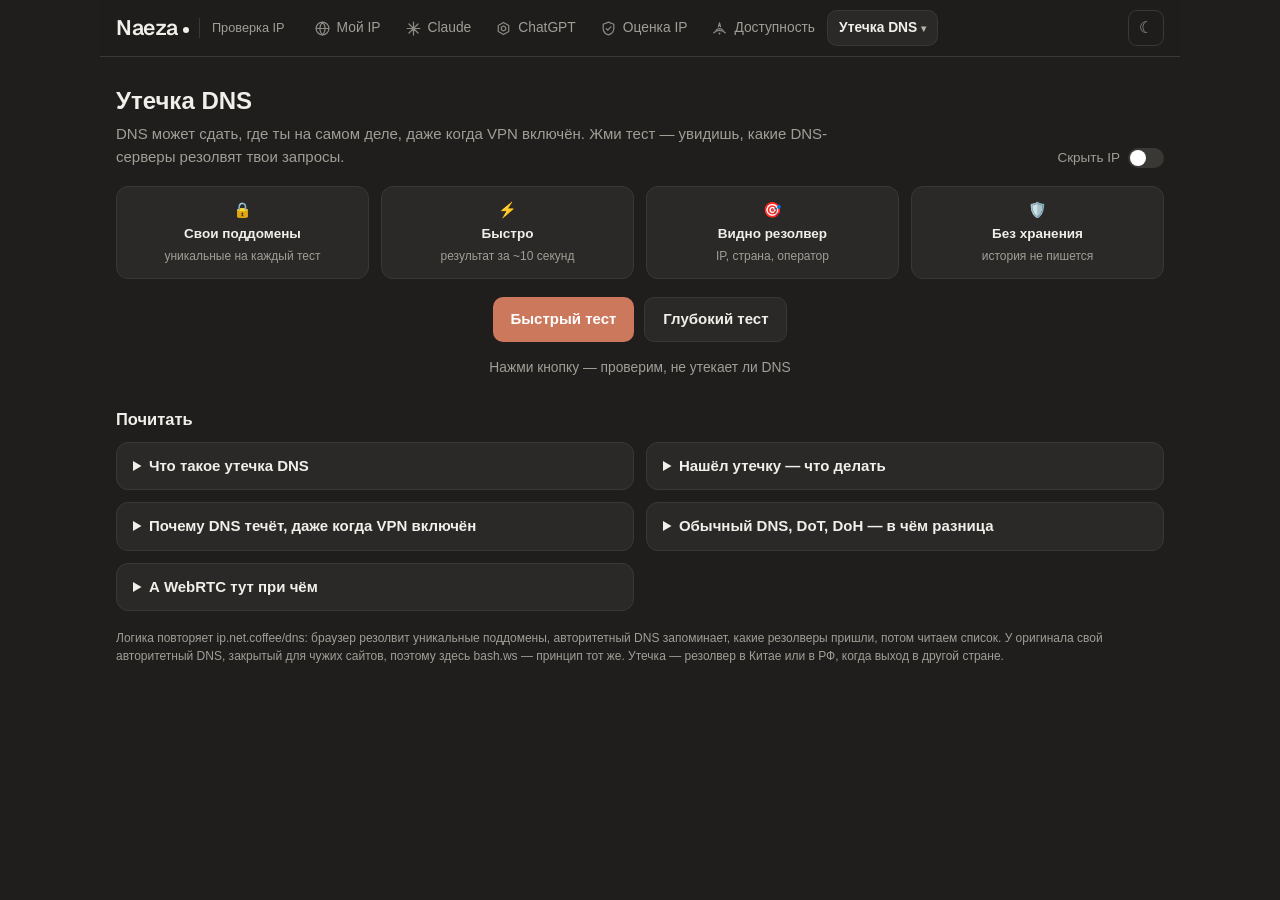
<file: dns/index.html>
<!DOCTYPE html>
<html lang="ru">
<head>
<meta charset="UTF-8">
<meta name="viewport" content="width=device-width, initial-scale=1.0">
<meta name="robots" content="noindex, nofollow">
<meta name="theme-color" content="#cc785c">
<title>Утечка DNS — проверка</title>
<link rel="icon" href="data:image/svg+xml,%3Csvg xmlns='http://www.w3.org/2000/svg' viewBox='0 0 32 32'%3E%3Crect width='32' height='32' rx='8' fill='%23cc785c'/%3E%3Ctext x='16' y='22' font-size='16' text-anchor='middle' fill='white' font-family='Arial' font-weight='700'%3EN%3C/text%3E%3C/svg%3E">
<link rel="stylesheet" href="../common/site.css">
<script src="../common/site.js"></script>
<style>
.feats{display:grid;grid-template-columns:repeat(4,1fr);gap:12px;margin-bottom:18px}
.feat{background:var(--card);border:1px solid var(--border);border-radius:12px;padding:12px 14px;text-align:center}
.feat b{display:block;font-size:.9em;margin-top:2px}
.feat span{color:var(--muted);font-size:.8em}
.test-area{display:flex;gap:10px;justify-content:center;flex-wrap:wrap;margin:6px 0 14px}
.btn-ghost{background:var(--card);color:var(--text);border:1px solid var(--border);border-radius:10px;padding:10px 18px;font:inherit;font-weight:600;cursor:pointer}
.btn-ghost:disabled{opacity:.5;cursor:default}
.status-bar{text-align:center;color:var(--muted);font-size:.92em;margin-bottom:14px;line-height:1.7}
.spinner{display:inline-block;width:12px;height:12px;border:2px solid var(--border);border-top-color:var(--accent);border-radius:50%;animation:spin .8s linear infinite;margin-right:8px;vertical-align:-1px}
@keyframes spin{to{transform:rotate(360deg)}}
.verdict{border-radius:12px;padding:12px 16px;margin-bottom:14px;font-weight:600}
.verdict-safe{background:var(--safe-bg);color:var(--safe)}
.verdict-danger{background:var(--danger-bg);color:var(--danger)}
.verdict-warn{background:var(--warn-bg);color:var(--warn)}
.articles{display:grid;grid-template-columns:repeat(2,1fr);gap:12px;align-items:start;margin-top:10px}
details.fold{background:var(--card);border:1px solid var(--border);border-radius:12px;padding:12px 16px}
details.fold summary{cursor:pointer;font-weight:600}
details.fold .article p,details.fold .article ul{margin:8px 0}
.article code{background:var(--neutral-bg);border-radius:4px;padding:0 4px;font-size:.9em;word-break:break-all}
.article table{width:100%;border-collapse:collapse;margin:10px 0;font-size:.88em}
.article th,.article td{border:1px solid var(--border);padding:6px 8px;text-align:left;vertical-align:top}
@media (max-width:860px){.feats{grid-template-columns:repeat(2,1fr)}.articles{grid-template-columns:1fr}}
@media (max-width:560px){.tbl .col-isp{display:none}}
</style>
</head>
<body>
<div class="container">
  <nav class="nav" id="nav"></nav>
  <div class="head">
    <div>
      <h1>Утечка DNS</h1>
      <p class="desc">DNS может сдать, где ты на самом деле, даже когда VPN включён. Жми тест — увидишь, какие DNS-серверы резолвят твои запросы.</p>
    </div>
    <label class="toggle">Скрыть IP <input type="checkbox" id="ipMaskToggle"><span class="slider"></span></label>
  </div>

  <div class="feats">
    <div class="feat">🔒<b>Свои поддомены</b><span>уникальные на каждый тест</span></div>
    <div class="feat">⚡<b>Быстро</b><span>результат за ~10 секунд</span></div>
    <div class="feat">🎯<b>Видно резолвер</b><span>IP, страна, оператор</span></div>
    <div class="feat">🛡️<b>Без хранения</b><span>история не пишется</span></div>
  </div>

  <div class="test-area">
    <button class="btn-primary" id="btnStandard" onclick="runTest('standard')">Быстрый тест</button>
    <button class="btn-ghost" id="btnExtended" onclick="runTest('extended')">Глубокий тест</button>
  </div>

  <div class="status-bar" id="statusBar">Нажми кнопку — проверим, не утекает ли DNS</div>
  <div id="verdictArea"></div>

  <div class="card tbl-wrap" id="dnsTable" style="display:none;margin-bottom:12px">
    <table class="tbl">
      <thead><tr><th>#</th><th>IP резолвера</th><th>Где</th><th class="col-isp">Оператор</th><th>Статус</th></tr></thead>
      <tbody id="dnsBody"></tbody>
    </table>
  </div>

  <h2 style="font-size:1.1em;margin:28px 0 4px">Почитать</h2>
  <div class="articles">
    <details class="fold">
      <summary>Что такое утечка DNS</summary>
      <div class="article">
        <p>Перед тем как открыть сайт, браузер спрашивает у DNS-сервера его адрес. Список таких вопросов — по сути история твоих посещений.</p>
        <p>VPN шифрует трафик, но DNS-запросы иногда идут мимо него — прямо к DNS провайдера. Тогда провайдер видит, куда ты ходишь, а сервисы по резолверу понимают, из какой ты страны. Это и есть утечка.</p>
        <p>Некоторые провайдеры ещё и перехватывают запросы на 53-й порт: прописал 8.8.8.8, а отвечает всё равно провайдер.</p>
      </div>
    </details>
    <details class="fold">
      <summary>Нашёл утечку — что делать</summary>
      <div class="article">
        <p><strong>Правило одно:</strong> при включённом VPN DNS должен идти через туннель или через зашифрованный DoH.</p>
        <p><strong>Браузер.</strong> «Безопасный DNS» в Chrome / Edge / Яндекс Браузере иногда ходит мимо VPN-клиента. Если клиент сам управляет DNS — выключи эту настройку.</p>
        <p><strong>Система.</strong> Windows: <code>ipconfig /flushdns</code>. macOS: <code>sudo dscacheutil -flushcache</code>. Убери вручную прописанные DNS в настройках сети.</p>
        <p><strong>VPN-клиент.</strong> Включи перехват DNS (DNS hijack / fake-ip) или TUN-режим — тогда все запросы пойдут через клиент.</p>
        <p>Поправил — запусти тест ещё раз.</p>
      </div>
    </details>
    <details class="fold">
      <summary>Почему DNS течёт, даже когда VPN включён</summary>
      <div class="article">
        <p><strong>Клиент не забирает DNS.</strong> HTTP/SOCKS-прокси передаёт только TCP. Имя сайта браузер резолвит заранее — и если в клиенте не включён удалённый DNS, запрос уходит провайдеру.</p>
        <p><strong>Система и клиент живут отдельно.</strong> Часть программ берёт DNS из системы, часть — у клиента. Выходов становится два.</p>
        <p><strong>IPv6.</strong> Многие правила ловят только IPv4, а AAAA-запросы уходят напрямую.</p>
        <p><strong>Раздельная маршрутизация.</strong> Если российские сайты идут напрямую, их DNS-запросы тоже могут уходить российскому DNS — это нормально. Плохо, когда российский DNS резолвит и зарубежные сайты: тогда страна видна.</p>
        <ul>
          <li><strong>TUN-режим</strong> — весь трафик, включая UDP-запросы DNS, через клиент;</li>
          <li><strong>DNS внутри клиента</strong> — fake-ip или перехват DNS;</li>
          <li><strong>DoH / DoT</strong> — провайдер не видит содержимое запросов;</li>
          <li><strong>выключить IPv6</strong>, если клиент его не обрабатывает.</li>
        </ul>
      </div>
    </details>
    <details class="fold">
      <summary>Обычный DNS, DoT, DoH — в чём разница</summary>
      <div class="article">
        <p><strong>Обычный DNS (порт 53)</strong> — открытым текстом, его видят и подменяют. <strong>DoT (853)</strong> — зашифрован, но порт выдаёт, что это DNS, его легко заблокировать. <strong>DoH (443)</strong> — выглядит как обычный HTTPS, отделить от сайтов сложно.</p>
        <table>
          <tr><th>Сервис</th><th>DNS</th><th>DoT</th><th>DoH</th></tr>
          <tr><td>Cloudflare</td><td><code>1.1.1.1</code></td><td><code>one.one.one.one</code></td><td><code>https://1.1.1.1/dns-query</code></td></tr>
          <tr><td>Google</td><td><code>8.8.8.8</code></td><td><code>dns.google</code></td><td><code>https://dns.google/dns-query</code></td></tr>
          <tr><td>Quad9</td><td><code>9.9.9.9</code></td><td><code>dns.quad9.net</code></td><td><code>https://dns.quad9.net/dns-query</code></td></tr>
          <tr><td>AliDNS</td><td><code>223.5.5.5</code></td><td><code>dns.alidns.com</code></td><td><code>https://dns.alidns.com/dns-query</code></td></tr>
          <tr><td>Tencent DNSPod</td><td><code>119.29.29.29</code></td><td><code>dot.pub</code></td><td><code>https://doh.pub/dns-query</code></td></tr>
          <tr><td>Яндекс DNS</td><td><code>77.88.8.8</code></td><td><code>common.dot.dns.yandex.net</code></td><td><code>https://common.dot.dns.yandex.net/dns-query</code></td></tr>
        </table>
        <p>AliDNS и DNSPod — китайские, Яндекс DNS — российский: при выходе в другой стране тест пометит их как утечку. Яндекс DNS есть смысл оставлять только для российских доменов при раздельной маршрутизации.</p>
      </div>
    </details>
    <details class="fold">
      <summary>А WebRTC тут при чём</summary>
      <div class="article">
        <p>WebRTC — встроенные в браузер звонки. Чтобы узнать свой внешний адрес, он шлёт UDP-запрос на STUN-сервер, и этот запрос часто идёт мимо VPN. Странице не нужно никаких разрешений, чтобы так узнать твой IP.</p>
        <p>DNS выдаёт, <em>куда</em> ты ходишь, WebRTC — <em>кто</em> ты. Проверь оба: <a href="../webrtc/">утечка WebRTC</a>.</p>
      </div>
    </details>
  </div>

  <div class="foot">Логика повторяет ip.net.coffee/dns: браузер резолвит уникальные поддомены, авторитетный DNS запоминает, какие резолверы пришли, потом читаем список. У оригинала свой авторитетный DNS, закрытый для чужих сайтов, поэтому здесь bash.ws — принцип тот же. Утечка — резолвер в Китае или в РФ, когда выход в другой стране.</div>
</div>

<script>
async function getUserIP() {
  try { const e = await trace('https://1.1.1.1/cdn-cgi/trace', 5000); return e.ip || null; } catch { return null; }
}
async function getGeoForIP(ip) { try { return await geoip(ip, 5000); } catch { return null; } }
const sleep = ms => new Promise(r => setTimeout(r, ms));

let testing = false;
async function runTest(type) {
  if (testing) return;
  testing = true;
  const btnS = document.getElementById('btnStandard'), btnE = document.getElementById('btnExtended');
  btnS.disabled = btnE.disabled = true;
  const statusBar = document.getElementById('statusBar'), verdictArea = document.getElementById('verdictArea');
  const table = document.getElementById('dnsTable'), tbody = document.getElementById('dnsBody');
  verdictArea.innerHTML = ''; tbody.innerHTML = ''; table.style.display = 'none';

  // Быстрый тест — 5 раундов, глубокий — 8 (как у оригинала)
  const rounds = type === 'extended' ? 8 : 5;
  const id = [...crypto.getRandomValues(new Uint8Array(8))].map(b => b.toString(16).padStart(2, '0')).join('');
  statusBar.innerHTML = `<span class="spinner"></span>Резолвим тестовые поддомены… (0/${rounds})`;

  const userIP = await getUserIP();
  const userGeo = userIP ? await getGeoForIP(userIP) : null;

  // Шаг 1: заставляем браузер резолвить уникальные поддомены
  for (let i = 1; i <= rounds; i++) {
    statusBar.innerHTML = `<span class="spinner"></span>Резолвим тестовые поддомены… (${i}/${rounds})`;
    await new Promise(res => {
      const img = new Image(); const t = setTimeout(res, 3000);
      img.onload = img.onerror = () => { clearTimeout(t); res(); };
      img.src = `https://${i}.${id}.bash.ws/?_=${Date.now()}`;
    });
    if (i < rounds) await sleep(600);
  }

  // Шаг 2: ждём, пока авторитетный DNS запишет резолверы, и забираем список (до 3 попыток)
  statusBar.innerHTML = '<span class="spinner"></span>Ждём записи DNS…';
  await sleep(2000);
  let servers = [];
  for (let attempt = 0; attempt < 3; attempt++) {
    try {
      const r = await fetch(`https://bash.ws/dnsleak/test/${id}?json`, { signal: AbortSignal.timeout(5000) });
      if (r.ok) {
        const data = await r.json();
        servers = data.filter(x => x.type === 'dns');
        if (servers.length) break;
      }
    } catch {}
    if (attempt < 2) { statusBar.innerHTML = '<span class="spinner"></span>Ещё ждём результат…'; await sleep(2000); }
  }

  // Шаг 3: геолокация каждого резолвера
  statusBar.innerHTML = '<span class="spinner"></span>Определяем, где резолверы…';
  const uniq = new Map(); servers.forEach(s => { if (!uniq.has(s.ip)) uniq.set(s.ip, s); });
  const results = [];
  for (const [ip, s] of uniq) {
    const g = await getGeoForIP(ip);
    results.push({
      ip,
      country: g?.country || s.country_name || '',
      city: g?.city || '',
      isp: g?.isp || s.org || '',
      countryCode: (g?.country_code || s.country || '').toLowerCase(),
    });
  }

  // Шаг 4: вердикт. Как у оригинала (китайский резолвер при выходе не из Китая) + то же для РФ
  const userCC = (userGeo?.country_code || '').toLowerCase();
  const LEAK_CC = { cn: 'Китая', ru: 'России' };
  const isLeakRow = r => !!LEAK_CC[r.countryCode] && !!userCC && userCC !== r.countryCode;
  const leakRows = results.filter(isLeakRow);
  const isLeaked = leakRows.length > 0;

  if (!results.length) verdictArea.innerHTML = '<div class="verdict verdict-safe">✓ Резолверы не видны — похоже, DNS зашифрован (DoH / DoT)</div>';
  else if (isLeaked) verdictArea.innerHTML = `<div class="verdict verdict-danger">⚠️ Утечка DNS! Твои запросы резолвит DNS-сервер ${[...new Set(leakRows.map(r => LEAK_CC[r.countryCode]))].join(' и ')}, хотя выход в другой стране</div>`;
  else verdictArea.innerHTML = '<div class="verdict verdict-safe">✓ Всё чисто — утечки DNS нет</div>';

  tbody.innerHTML = results.map((r, i) => {
    const leaked = isLeakRow(r);
    return `<tr>
      <td>${i + 1}</td>
      <td style="font-weight:600"><span class="ip-mask-target">${esc(r.ip)}</span></td>
      <td>${flagImg(r.countryCode)} ${esc(r.country)} ${esc(r.city)}</td>
      <td class="col-isp small">${esc(r.isp)}</td>
      <td>${leaked ? '<span class="tag tag-danger">утечка</span>' : '<span class="tag tag-safe">норма</span>'}</td>
    </tr>`;
  }).join('');
  table.style.display = results.length ? '' : 'none';

  statusBar.innerHTML = userIP
    ? `Твой выход: ${flagImg(userGeo?.country_code)} <strong>${displayIP(userIP)}</strong>${userGeo?.country ? ' (' + esc(userGeo.country) + ')' : ''}<br>Найдено DNS-резолверов: ${results.length}`
    : `Найдено DNS-резолверов: ${results.length}`;

  testing = false;
  btnS.disabled = btnE.disabled = false;
}

// Как у оригинала: на широком экране статьи в одной строке открываются парой
(function () {
  const items = [...document.querySelectorAll('details.fold')];
  items.forEach((el, i) => el.addEventListener('toggle', () => {
    if (window.innerWidth <= 860) return;
    const p = i % 2 === 0 ? items[i + 1] : items[i - 1];
    if (p && p.open !== el.open) p.open = el.open;
  }));
})();
</script>
</body>
</html>
</file>
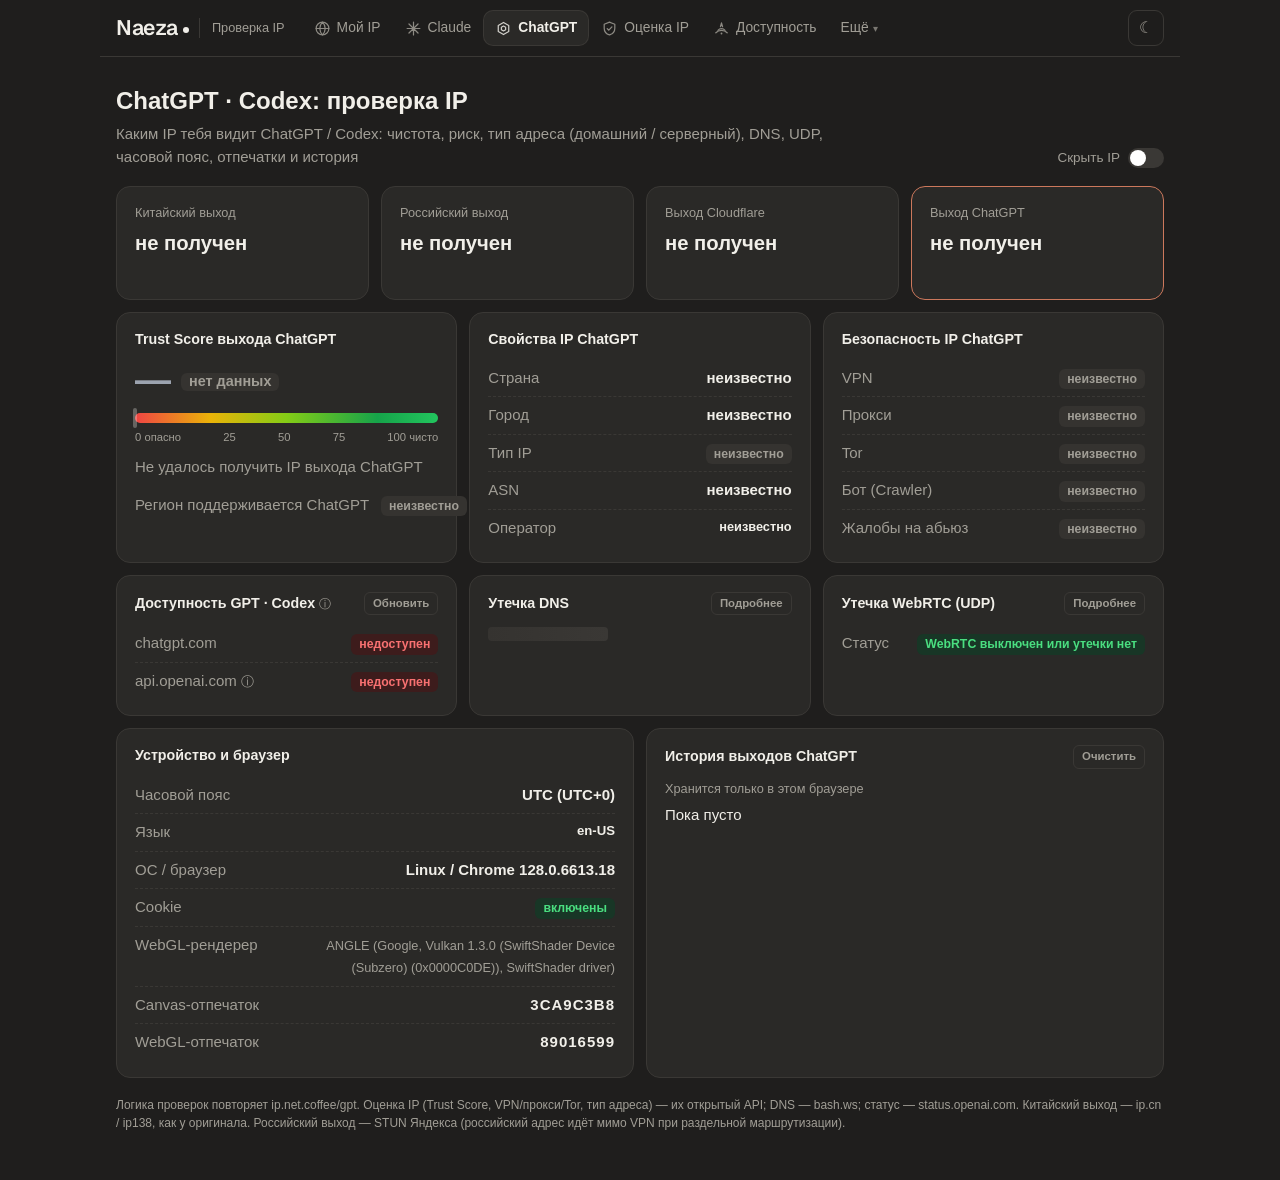
<file: gpt/index.html>
<!DOCTYPE html>
<html lang="ru">
<head>
<meta charset="UTF-8">
<meta name="viewport" content="width=device-width, initial-scale=1.0">
<meta name="robots" content="noindex, nofollow">
<meta name="theme-color" content="#10a37f">
<title>ChatGPT IP — проверка</title>
<link rel="icon" href="data:image/svg+xml,%3Csvg xmlns='http://www.w3.org/2000/svg' viewBox='0 0 32 32'%3E%3Crect width='32' height='32' rx='8' fill='%2310a37f'/%3E%3Ctext x='16' y='22' font-size='16' text-anchor='middle' fill='white' font-family='Arial' font-weight='700'%3EN%3C/text%3E%3C/svg%3E">
<link rel="stylesheet" href="../common/site.css">
<script src="../common/site.js"></script>
<style>
.ip-row.four{grid-template-columns:repeat(4,1fr)}
#deviceContent .tag{white-space:normal}
@media (max-width:1000px){.ip-row.four{grid-template-columns:repeat(2,1fr)}}
@media (max-width:560px){.ip-row.four{grid-template-columns:1fr}}
</style>
</head>
<body>
<div class="container">
  <nav class="nav" id="nav"></nav>
  <div class="head">
    <div>
      <h1>ChatGPT · Codex: проверка IP</h1>
      <p class="desc">Каким IP тебя видит ChatGPT / Codex: чистота, риск, тип адреса (домашний / серверный), DNS, UDP, часовой пояс, отпечатки и история</p>
    </div>
    <label class="toggle">Скрыть IP <input type="checkbox" id="ipMaskToggle"><span class="slider"></span></label>
  </div>

  <div class="banner warn" id="ipv6Warn">⚠️ Сейчас IPv6. Для Codex IPv6 лучше не использовать — часть проверок может быть неполной.</div>

  <div class="ip-row four">
    <div class="card ip-hero" id="ipHeroCN">
      <div class="label">Китайский выход</div>
      <div class="ip-addr" id="ipAddrCN"><span class="loading" style="width:170px;height:22px"></span></div>
      <div class="ip-geo" id="ipGeoCN"><span class="loading" style="width:200px"></span></div>
    </div>
    <div class="card ip-hero" id="ipHeroRU">
      <div class="label">Российский выход</div>
      <div class="ip-addr" id="ipAddrRU"><span class="loading" style="width:170px;height:22px"></span></div>
      <div class="ip-geo" id="ipGeoRU"><span class="loading" style="width:200px"></span></div>
    </div>
    <div class="card ip-hero" id="ipHero">
      <div class="label">Выход Cloudflare</div>
      <div class="ip-addr" id="ipAddr"><span class="loading" style="width:170px;height:22px"></span></div>
      <div class="ip-geo" id="ipGeo"><span class="loading" style="width:200px"></span></div>
    </div>
    <div class="card ip-hero main" id="ipHeroChatGPT">
      <div class="label">Выход ChatGPT</div>
      <div class="ip-addr" id="ipAddrChatGPT"><span class="loading" style="width:170px;height:22px"></span></div>
      <div class="ip-geo" id="ipGeoChatGPT"><span class="loading" style="width:200px"></span></div>
    </div>
  </div>

  <div class="banner danger" id="regionWarn"></div>
  <div class="banner warn" id="sameAsRuWarn"></div>

  <div class="grid3">
    <div class="card">
      <h2>Trust Score выхода ChatGPT</h2>
      <div class="gauge-score" id="gaugeScore"><span class="loading" style="width:90px;height:30px"></span></div>
      <div class="gauge"><div class="gauge-ptr" id="gaugePointer"></div></div>
      <div class="gauge-marks"><span>0 опасно</span><span>25</span><span>50</span><span>75</span><span>100 чисто</span></div>
      <div class="gauge-text" id="gaugeText"></div>
      <div class="risk-row" id="chatgptRegionSupportRow" style="margin-top:8px"><span class="risk-label">Регион поддерживается ChatGPT</span><span class="risk-value" id="chatgptRegionSupport"><span class="loading" style="width:60px"></span></span></div>
    </div>
    <div class="card">
      <h2>Свойства IP ChatGPT</h2>
      <div id="propsContent"><span class="loading"></span></div>
    </div>
    <div class="card">
      <h2>Безопасность IP ChatGPT</h2>
      <div id="securityContent"><span class="loading"></span></div>
    </div>
  </div>

  <div class="grid3">
    <div class="card">
      <h2><span>Доступность GPT · Codex <span class="small" title="Серверы OpenAI в основном в США, задержка 100+ мс из Европы и Азии — нормально. api.openai.com — путь Codex и API, отдельный от сайта: смотри обе строки" style="cursor:help">ⓘ</span></span> <button class="btn" onclick="detectChatGPTAvail()">Обновить</button></h2>
      <div id="chatgptAvailContent"><span class="loading"></span></div>
    </div>
    <div class="card">
      <h2>Утечка DNS <a class="btn" href="../dns/" style="text-decoration:none">Подробнее</a></h2>
      <div id="dnsLeakContent"><span class="loading"></span></div>
    </div>
    <div class="card">
      <h2>Утечка WebRTC (UDP) <a class="btn" href="../webrtc/" style="text-decoration:none">Подробнее</a></h2>
      <div id="udpLeakContent"><span class="loading"></span></div>
    </div>
  </div>

  <div class="grid2">
    <div class="card">
      <h2>Устройство и браузер</h2>
      <div id="deviceContent"><span class="loading"></span></div>
    </div>
    <div class="card">
      <h2>История выходов ChatGPT <button class="btn" onclick="clearIPHistory()">Очистить</button></h2>
      <div class="small" style="margin-bottom:6px">Хранится только в этом браузере</div>
      <div id="ipHistoryContent">Загрузка…</div>
    </div>
  </div>

  <div class="foot">Логика проверок повторяет ip.net.coffee/gpt. Оценка IP (Trust Score, VPN/прокси/Tor, тип адреса) — их открытый API; DNS — bash.ws; статус — status.openai.com. Китайский выход — ip.cn / ip138, как у оригинала. Российский выход — STUN Яндекса (российский адрес идёт мимо VPN при раздельной маршрутизации).</div>
</div>

<script>
const state = { ip: null, ippure: null, ipapis: null, chatgptRisk: null, chatgptGeo: null, ruIp: null };

function setGeoText(id, text) { const el = document.getElementById(id); el.textContent = text || ''; el.title = text || ''; }
function showIPv6Warning() { document.getElementById('ipv6Warn').style.display = 'block'; }

// Страны вне списка поддерживаемых OpenAI (developers.openai.com/api/docs/supported-countries) — тот же список, что у оригинала
const OPENAI_RESTRICTED_CC = {
  'CN': 'в Китае', 'HK': 'в Гонконге', 'MO': 'в Макао', 'RU': 'в России', 'KP': 'в КНДР',
  'IR': 'в Иране', 'SY': 'в Сирии', 'CU': 'на Кубе', 'BY': 'в Беларуси', 'VE': 'в Венесуэле'
};
function getRestrictedName() {
  const cc = (state.chatgptRisk && state.chatgptRisk.countryCode || '').toUpperCase();
  return cc ? (OPENAI_RESTRICTED_CC[cc] || null) : null;
}
function scoreLabel(s) {
  if (s >= 95) return { text: 'идеально чистый', cls: 'tag-safe' };
  if (s >= 80) return { text: 'чистый', cls: 'tag-safe' };
  if (s >= 50) return { text: 'хороший', cls: 'tag-info' };
  if (s >= 25) return { text: 'средний', cls: 'tag-warn' };
  return { text: 'подозрительный', cls: 'tag-danger' };
}

// ===== Получение трёх IP =====
async function fetchCfIP() {
  try { const e = await trace('https://1.1.1.1/cdn-cgi/trace', 5000); state.ip = e.ip || null; } catch {}
}
async function fetchChatGPTIP() {
  try { const e = await trace('https://chatgpt.com/cdn-cgi/trace', 8000); return { ip: e.ip || null, loc: e.loc?.toLowerCase() || null }; }
  catch { return null; }
}
// Китайский выход — те же источники, что у оригинала. ip.cn отдаёт CORS, ip138 для
// не-китайских IP редиректит на 127.0.0.1, поэтому сначала ip.cn, потом ip138.
async function fetchCNIP() {
  for (const [url, source] of [['https://my.ip.cn/', 'IP.cn'], ['https://2026.ip138.com/', 'iP138.com']]) {
    try {
      const html = await (await fetch(url, { signal: AbortSignal.timeout(5000) })).text();
      const m = html.match(/(\d+\.\d+\.\d+\.\d+)/);
      if (m) return { ip: m[1], source };
    } catch {}
  }
  return null;
}
async function renderIPCard(elId, geoElId, ip, locHint) {
  if (!ip) { document.getElementById(elId).textContent = 'не получен'; setGeoText(geoElId, ''); return null; }
  if (isIPv6(ip)) showIPv6Warning();
  document.getElementById(elId).innerHTML = `${flagImg(locHint)} ${linkIP(ip)}`;
  try {
    const g = await geoip(ip);
    document.getElementById(elId).innerHTML = `${flagImg(g.country_code || locHint)} ${linkIP(ip)}`;
    setGeoText(geoElId, [g.country, g.region, g.city, g.isp].filter(Boolean).join(' · '));
    return g;
  } catch { return null; }
}

// ===== Основной рендер =====
function render() {
  const p = state.ippure, cr = state.chatgptRisk, cg = state.chatgptGeo, a = state.ipapis;
  const asn = cr?.asn || p?.asn || '';
  const asnOrg = cr?.asOrganization || a?.company?.name || '';
  const restrictedName = getRestrictedName();

  // Trust Score: с бэкенда; нет IP / нет оценки → «—»; запрещённый регион → принудительно 0
  const hasGptIp = !!(cr && cr.ip);
  let trustScore, restrictedText = null;
  if (!hasGptIp) trustScore = null;
  else if (restrictedName) { trustScore = 0; restrictedText = 'Регион недоступен — ChatGPT будет жёстко проверять'; }
  else trustScore = (typeof cr.trust_score === 'number') ? cr.trust_score : null;

  const ptr = document.getElementById('gaugePointer');
  if (trustScore === null) {
    document.getElementById('gaugeScore').innerHTML = `<span style="color:#9ca3af">—</span> <span class="tag tag-neutral" style="font-size:.4em;vertical-align:middle">нет данных</span>`;
    ptr.style.left = '0%'; ptr.style.opacity = '.3';
    document.getElementById('gaugeText').textContent = hasGptIp ? 'Для этого IP пока нет оценки' : 'Не удалось получить IP выхода ChatGPT';
  } else {
    const sl = restrictedName ? { text: 'недоступен', cls: 'tag-danger' } : scoreLabel(trustScore);
    const col = trustScore >= 95 ? '#22c55e' : trustScore >= 80 ? '#16a34a' : trustScore >= 50 ? '#84cc16' : trustScore >= 25 ? '#eab308' : '#ef4444';
    document.getElementById('gaugeScore').innerHTML = `<span style="color:${col}">${trustScore}</span> <span class="tag ${sl.cls}" style="font-size:.4em;vertical-align:middle">${sl.text}</span>`;
    ptr.style.left = Math.min(trustScore, 100) + '%'; ptr.style.opacity = '1';
    document.getElementById('gaugeText').textContent = restrictedText
      || (trustScore >= 95 ? 'Репутация IP отличная' : trustScore >= 80 ? 'Репутация IP очень хорошая' : trustScore >= 50 ? 'Есть небольшой риск' : trustScore >= 25 ? 'Риск заметный' : 'Риск очень высокий');
  }

  const rw = document.getElementById('regionWarn');
  if (restrictedName) {
    rw.innerHTML = `⚠️ Выход ChatGPT сейчас <strong>${restrictedName}</strong>. Не заходи в ChatGPT — легко поймать бан аккаунта.`;
    rw.style.display = 'block';
  } else rw.style.display = 'none';

  // Проверка, специфичная для РФ: ChatGPT видит тот же IP, что и российские сайты
  const sw = document.getElementById('sameAsRuWarn');
  if (state.ruIp && cr?.ip && state.ruIp === cr.ip) {
    const ruCC = (cr.countryCode || '').toUpperCase() === 'RU';
    sw.className = 'banner ' + (ruCC ? 'danger' : 'warn');
    sw.innerHTML = ruCC
      ? '⚠️ ChatGPT видит тот же российский IP, что и сайты РФ — трафик к ChatGPT идёт мимо VPN.'
      : 'ℹ️ Российские сайты видят тот же зарубежный IP, что и ChatGPT — весь трафик идёт через VPN, раздельной маршрутизации нет.';
    sw.style.display = 'block';
  } else sw.style.display = 'none';

  const rr = document.getElementById('chatgptRegionSupportRow'), rv = document.getElementById('chatgptRegionSupport');
  if (restrictedName) rr.style.display = 'none';
  else {
    rv.innerHTML = (!cr?.ip || !cr?.countryCode) ? '<span class="tag tag-neutral">неизвестно</span>' : '<span class="tag tag-safe">да</span>';
    rr.style.display = '';
  }

  const isResidential = cr?.isResidential ?? (a ? !a.is_datacenter : null);
  const companyType = a?.company?.type || '';
  const regionStr = cg?.country || cr?.country || '';
  const cityStr = cg?.city || cr?.city || regionStr;
  let propTag = isResidential === true ? '<span class="tag tag-safe">домашний IP</span>'
    : isResidential === false ? '<span class="tag tag-warn">серверный IP</span>' : '<span class="tag tag-neutral">неизвестно</span>';
  if (companyType) {
    const typeMap = { hosting: 'хостинг', isp: 'провайдер', business: 'компания', education: 'образование' };
    propTag += ` <span class="small">(${typeMap[companyType] || companyType})</span>`;
  }
  document.getElementById('propsContent').innerHTML =
    row('Страна', regionStr || 'неизвестно') +
    row('Город', cityStr || 'неизвестно') +
    row('Тип IP', propTag) +
    row('ASN', asn ? 'AS' + asn : 'неизвестно') +
    row('Оператор', asnOrg || 'неизвестно', 'font-size:.85em');

  const s = a || {};
  document.getElementById('securityContent').innerHTML =
    row('VPN', boolTag(s.is_vpn, 'VPN', 'не найден')) +
    row('Прокси', boolTag(s.is_proxy, 'прокси', 'не найден')) +
    row('Tor', boolTag(s.is_tor, 'Tor', 'не найден')) +
    row('Бот (Crawler)', boolTag(s.is_crawler, 'да', 'нет')) +
    row('Жалобы на абьюз', boolTag(s.is_abuser, 'есть', 'нет'));
}

// ===== Утечка DNS =====
// Принцип как у оригинала: браузер резолвит уникальные поддомены,
// авторитетный DNS запоминает, какие резолверы пришли, потом читаем список.
// Утечка: российский DNS при выходе ChatGPT не в РФ.
async function detectDNSLeak() {
  const el = document.getElementById('dnsLeakContent');
  let dnsServers = [];
  try {
    const id = [...crypto.getRandomValues(new Uint8Array(8))].map(b => b.toString(16).padStart(2, '0')).join('');
    for (let i = 1; i <= 2; i++) {
      await new Promise(res => {
        const img = new Image(); const t = setTimeout(res, 2000);
        img.onload = img.onerror = () => { clearTimeout(t); res(); };
        img.src = `https://${i}.${id}.bash.ws/?_=${Date.now()}`;
      });
    }
    await new Promise(r => setTimeout(r, 1500));
    for (let attempt = 0; attempt < 2; attempt++) {
      try {
        const r = await fetch(`https://bash.ws/dnsleak/test/${id}?json`, { signal: AbortSignal.timeout(4000) });
        const data = await r.json();
        dnsServers = data.filter(x => x.type === 'dns').map(x => x.ip);
        if (dnsServers.length) break;
      } catch {}
      if (attempt === 0) await new Promise(r => setTimeout(r, 1500));
    }
  } catch {}

  if (!dnsServers.length) {
    el.innerHTML = row('Статус', '<span class="tag tag-safe">DNS зашифрован или выход не виден</span>');
    return;
  }
  // Как у оригинала «中国DNS», плюс российский: резолвер в стране X при выходе ChatGPT не из X
  const gptCC = (state.chatgptRisk?.countryCode || '').toUpperCase();
  const LEAK_CC = { cn: 'DNS из Китая', ru: 'DNS из РФ' };
  let showIP = null, isLeaked = false;
  for (const ip of dnsServers) {
    let g = null; try { g = await geoip(ip, 3000); } catch {}
    const cc = (g?.country_code || '').toLowerCase(), isp = g?.isp || '';
    if (LEAK_CC[cc] && gptCC !== cc.toUpperCase()) { showIP = { ip, cc, isp, leaked: LEAK_CC[cc] }; isLeaked = true; break; }
    if (!showIP) showIP = { ip, cc, isp, leaked: false };
  }
  let rows = row('Статус', isLeaked ? '<span class="tag tag-warn">возможна утечка</span>' : '<span class="tag tag-safe">утечки нет</span>');
  rows += row('DNS-выход', `${flagImg(showIP.cc)} <span class="ip-mask-target">${showIP.ip}</span> ${showIP.leaked ? `<span class="tag tag-warn">${showIP.leaked}</span>` : ''}`, 'font-size:.88em');
  if (showIP.isp) rows += row('Сервис', `<span class="small">${showIP.isp}</span>`);
  el.innerHTML = rows;
}

// ===== Утечка WebRTC =====
async function detectWebRTCLeak() {
  const el = document.getElementById('udpLeakContent');
  const udpIPs = new Set();
  try {
    const pc = new RTCPeerConnection({ iceServers: [{ urls: 'stun:stun.l.google.com:19302' }, { urls: 'stun:stun.cloudflare.com:3478' }] });
    pc.createDataChannel('');
    await pc.setLocalDescription(await pc.createOffer());
    await new Promise(res => {
      const t = setTimeout(() => { pc.close(); res(); }, 5000);
      pc.onicecandidate = e => {
        if (!e.candidate) { clearTimeout(t); pc.close(); res(); return; }
        const m = e.candidate.candidate.match(/([0-9]{1,3}\.){3}[0-9]{1,3}/);
        if (m && !m[0].startsWith('0.') && !m[0].startsWith('127.')) udpIPs.add(m[0]);
        const m6 = e.candidate.candidate.match(/([a-f0-9]{1,4}:){2,7}[a-f0-9]{1,4}/i);
        if (m6) udpIPs.add(m6[0]);
      };
    });
  } catch {}
  const gptIp = state.chatgptRisk?.ip || '';
  const all = [...udpIPs];
  const pub = all.filter(ip => !isIPv6(ip) && !/^(192\.168\.|10\.|172\.|198\.1[89]\.|100\.64\.|127\.|0\.)/.test(ip));
  if (!pub.length) {
    el.innerHTML = row('Статус', `<span class="tag tag-safe">${all.length ? 'утечки нет' : 'WebRTC выключен или утечки нет'}</span>`);
    return;
  }
  // Утечка: любой публичный UDP-IP, отличный от выхода ChatGPT
  const leakIP = gptIp ? pub.find(ip => ip !== gptIp) : undefined;
  const showIP = leakIP || pub.find(ip => ip === gptIp) || pub[0];
  let rows = row('Статус', leakIP ? '<span class="tag tag-warn">возможна утечка</span>' : '<span class="tag tag-safe">утечки нет</span>');
  let cc = '', country = '';
  try { const g = await geoip(showIP); cc = g.country_code || ''; country = g.country || ''; } catch {}
  rows += row('UDP-выход', `${flagImg(cc)} ${displayIP(showIP)} ${leakIP ? '<span class="tag tag-warn">не совпадает</span>' : ''}`, 'font-size:.88em');
  if (country) rows += row('Где', `<span class="small">${country}</span>`);
  el.innerHTML = rows;
}

// ===== Доступность ChatGPT / Codex =====
async function detectChatGPTAvail() {
  const el = document.getElementById('chatgptAvailContent');
  const targets = [
    { name: 'chatgpt.com', url: 'https://chatgpt.com/cdn-cgi/trace' },
    // api.openai.com — путь Codex и API, отдельная инфраструктура: может не открываться, даже если сайт работает
    { name: 'api.openai.com', url: 'https://api.openai.com/', tip: 'Через него ходят Codex и API. Инфраструктура отдельная от сайта: одно может работать, другое нет' },
  ];
  const results = await Promise.all(targets.map(async t => {
    const st = performance.now();
    try { await fetch(t.url, { mode: 'no-cors', cache: 'no-store', signal: AbortSignal.timeout(6000) }); return { name: t.name, tip: t.tip, ms: Math.round(performance.now() - st), ok: true }; }
    catch { return { name: t.name, tip: t.tip, ok: false }; }
  }));
  const restricted = getRestrictedName();
  let rows = '';
  results.forEach(d => {
    const name = d.tip ? `${d.name} <span class="small" title="${d.tip}" style="cursor:help">ⓘ</span>` : d.name;
    if (restricted || !d.ok) rows += row(name, '<span class="tag tag-danger">недоступен</span>');
    else {
      const cls = d.ms < 250 ? 'tag-safe-dark' : d.ms < 500 ? 'tag-safe' : 'tag-warn';
      const lbl = d.ms < 250 ? 'норма' : d.ms < 500 ? 'хорошо' : 'медленно';
      rows += row(name, `<span class="tag ${cls}">${lbl}</span> <span class="small">${d.ms} мс</span>`);
    }
  });
  try {
    const st = await (await fetch('https://status.openai.com/api/v2/status.json', { signal: AbortSignal.timeout(4000) })).json();
    const ind = st.status?.indicator || 'none';
    const txt = { none: 'всё работает', minor: 'мелкий сбой', major: 'крупный сбой', critical: 'авария', maintenance: 'обслуживание' };
    const cls = { none: 'tag-safe-dark', minor: 'tag-warn', major: 'tag-danger', critical: 'tag-danger', maintenance: 'tag-warn' };
    rows += row('Статус ChatGPT', `<a href="https://status.openai.com" target="_blank" rel="noopener" style="text-decoration:none"><span class="tag ${cls[ind] || 'tag-warn'}">${txt[ind] || 'сбой'}</span></a>`);
  } catch {}
  el.innerHTML = rows;
}

// ===== Устройство =====
function renderDeviceInfo() {
  const localTz = Intl.DateTimeFormat().resolvedOptions().timeZone || 'неизвестно';
  const localOffMin = -new Date().getTimezoneOffset();
  const fmt = mins => { if (mins == null) return ''; const s = mins >= 0 ? '+' : '-', a = Math.abs(mins); return 'UTC' + s + Math.floor(a / 60) + (a % 60 ? ':' + String(a % 60).padStart(2, '0') : ''); };
  const localUtc = fmt(localOffMin);
  function offsetOf(tz) {
    if (!tz) return null;
    try {
      const p = new Intl.DateTimeFormat('en-US', { timeZone: tz, timeZoneName: 'longOffset' }).formatToParts(new Date()).find(x => x.type === 'timeZoneName');
      if (!p) return null; if (p.value === 'GMT' || p.value === 'UTC') return 0;
      const m = p.value.match(/GMT([+-])(\d{1,2}):?(\d{0,2})/); if (!m) return null;
      return (m[1] === '+' ? 1 : -1) * (parseInt(m[2], 10) * 60 + parseInt(m[3] || '0', 10));
    } catch { return null; }
  }
  const CC_TO_TZ = {
    CN:'Asia/Shanghai',TW:'Asia/Taipei',HK:'Asia/Hong_Kong',JP:'Asia/Tokyo',KR:'Asia/Seoul',SG:'Asia/Singapore',
    IN:'Asia/Kolkata',AE:'Asia/Dubai',TR:'Europe/Istanbul',RU:'Europe/Moscow',UA:'Europe/Kyiv',KZ:'Asia/Almaty',GE:'Asia/Tbilisi',AM:'Asia/Yerevan',
    GB:'Europe/London',IE:'Europe/Dublin',FR:'Europe/Paris',DE:'Europe/Berlin',IT:'Europe/Rome',ES:'Europe/Madrid',PT:'Europe/Lisbon',
    NL:'Europe/Amsterdam',BE:'Europe/Brussels',CH:'Europe/Zurich',AT:'Europe/Vienna',SE:'Europe/Stockholm',NO:'Europe/Oslo',
    DK:'Europe/Copenhagen',FI:'Europe/Helsinki',PL:'Europe/Warsaw',CZ:'Europe/Prague',LV:'Europe/Riga',LT:'Europe/Vilnius',EE:'Europe/Tallinn',
    US:'America/Los_Angeles',CA:'America/Toronto',MX:'America/Mexico_City',BR:'America/Sao_Paulo',AU:'Australia/Sydney'
  };
  const cr = state.chatgptRisk;
  const ccU = (cr?.countryCode || '').toUpperCase();
  const gptTz = cr?.timezone || CC_TO_TZ[ccU] || '';
  const exact = !!cr?.timezone;
  const cOff = offsetOf(gptTz);
  const tzMatch = (gptTz && cOff != null) ? Math.abs(cOff - localOffMin) <= 60 : null;
  const localIsRU = /^(Europe\/(Moscow|Kaliningrad|Samara|Volgograd|Kirov|Astrakhan|Saratov|Ulyanovsk)|Asia\/(Yekaterinburg|Omsk|Novosibirsk|Barnaul|Tomsk|Novokuznetsk|Krasnoyarsk|Irkutsk|Chita|Yakutsk|Khandyga|Vladivostok|Ust-Nera|Magadan|Sakhalin|Srednekolymsk|Kamchatka|Anadyr))$/.test(localTz);
  const gptLine = () => {
    if (!gptTz || cOff == null) return 'Выход ChatGPT: неизвестно';
    const d = cOff - localOffMin, h = Math.round(d / 60);
    const lbl = d === 0 ? 'смещение совпадает' : h === 0 ? 'небольшая разница' : h > 0 ? `у ChatGPT на ${h} ч больше` : `у ChatGPT на ${-h} ч меньше`;
    return `Выход ChatGPT: ${exact ? gptTz : gptTz + ' (по стране)'} (${fmt(cOff)}) — ${lbl}`;
  };
  let tzHtml;
  if (localIsRU && ccU !== 'RU') tzHtml = `<span class="tag tag-warn">российский часовой пояс — не рекомендуется</span><br><span class="small">Локально: ${localTz} (${localUtc})<br>${gptLine()}</span>`;
  else if (tzMatch === true) tzHtml = `<span class="tag tag-safe">совпадает</span> ${localTz} (${localUtc})`;
  else if (tzMatch === false) tzHtml = `<span class="tag tag-warn">не совпадает</span><br><span class="small">Локально: ${localTz} (${localUtc})<br>${gptLine()}</span>`;
  else tzHtml = `${localTz} (${localUtc})`;

  const langs = navigator.languages || [navigator.language];
  const langsStr = langs.join(', ') || 'неизвестно';
  const primary = (langs[0] || '').split('-')[0].toLowerCase();
  const langMap = {
    CN:['zh'],TW:['zh'],HK:['zh','en'],JP:['ja'],KR:['ko'],SG:['en','zh','ms','ta'],IN:['en','hi'],
    US:['en'],GB:['en'],IE:['en','ga'],AU:['en'],NZ:['en','mi'],CA:['en','fr'],DE:['de'],AT:['de'],CH:['de','fr','it','rm'],
    BE:['nl','fr','de'],FR:['fr'],IT:['it'],ES:['es','ca','gl','eu'],PT:['pt'],NL:['nl','fy'],LU:['lb','fr','de'],
    SE:['sv'],NO:['no','nb','nn'],DK:['da'],FI:['fi','sv'],PL:['pl'],CZ:['cs'],SK:['sk'],HU:['hu'],RO:['ro'],BG:['bg'],GR:['el'],
    RU:['ru'],UA:['uk','ru'],BY:['be','ru'],KZ:['kk','ru'],GE:['ka'],AM:['hy'],LV:['lv'],LT:['lt'],EE:['et'],
    TR:['tr'],IL:['he','ar','en'],AE:['ar','en'],BR:['pt'],AR:['es'],MX:['es']
  };
  const rl = langMap[ccU] || [];
  const lm = (primary && rl.length) ? rl.includes(primary) : null;
  const langHtml = lm === true ? `<span class="tag tag-safe">совпадает</span> ${langsStr}`
    : lm === false ? `<span class="tag tag-warn">не совпадает</span><br><span class="small">Локально: ${langsStr}<br>В стране выхода ChatGPT обычно: ${rl.join(' / ')}</span>`
    : langsStr;

  const ua = navigator.userAgent;
  let os = 'неизвестно', br = 'неизвестно';
  if (ua.includes('Windows')) os = 'Windows'; else if (ua.includes('iPhone') || ua.includes('iPad')) os = 'iOS';
  else if (ua.includes('Mac OS')) os = 'macOS'; else if (ua.includes('Android')) os = 'Android'; else if (ua.includes('Linux')) os = 'Linux';
  if (ua.includes('Edg/')) br = 'Edge ' + (ua.match(/Edg\/([\d.]+)/) || [])[1];
  else if (ua.includes('YaBrowser/')) br = 'Яндекс Браузер ' + (ua.match(/YaBrowser\/([\d.]+)/) || [])[1];
  else if (ua.includes('Chrome/')) br = 'Chrome ' + (ua.match(/Chrome\/([\d.]+)/) || [])[1];
  else if (ua.includes('Firefox/')) br = 'Firefox ' + (ua.match(/Firefox\/([\d.]+)/) || [])[1];
  else if (ua.includes('Safari/')) br = 'Safari ' + (ua.match(/Version\/([\d.]+)/) || [])[1];

  const hash = s => { let h = 0; for (let i = 0; i < s.length; i++) h = ((h << 5) - h + s.charCodeAt(i)) | 0; return (h >>> 0).toString(16).toUpperCase(); };
  let glR = 'не поддерживается', glH = 'не поддерживается', cvH = 'не поддерживается';
  try {
    const gl = document.createElement('canvas').getContext('webgl');
    if (gl) {
      const ext = gl.getExtension('WEBGL_debug_renderer_info');
      const v = ext ? gl.getParameter(ext.UNMASKED_VENDOR_WEBGL) : '', r = ext ? gl.getParameter(ext.UNMASKED_RENDERER_WEBGL) : '';
      if (r) glR = r;
      glH = hash(v + '~' + r + '~' + gl.getParameter(gl.VERSION) + '~' + gl.getParameter(gl.SHADING_LANGUAGE_VERSION));
    }
  } catch {}
  try {
    const c = document.createElement('canvas'); c.width = 200; c.height = 50;
    const x = c.getContext('2d'); x.textBaseline = 'top'; x.font = '14px Arial';
    x.fillStyle = '#f60'; x.fillRect(50, 0, 100, 50); x.fillStyle = '#069'; x.fillText('net.coffee', 2, 15);
    x.fillStyle = 'rgba(102,204,0,0.7)'; x.fillText('canvas fp', 4, 30);
    cvH = hash(c.toDataURL());
  } catch {}

  document.getElementById('deviceContent').innerHTML =
    row('Часовой пояс', tzHtml) +
    row('Язык', langHtml, 'font-size:.88em') +
    row('ОС / браузер', `${os} / ${br}`) +
    row('Cookie', navigator.cookieEnabled ? '<span class="tag tag-safe">включены</span>' : '<span class="tag tag-warn">выключены</span>') +
    row('WebGL-рендерер', `<span class="small">${glR}</span>`) +
    row('Canvas-отпечаток', cvH, 'letter-spacing:1px') +
    row('WebGL-отпечаток', glH, 'letter-spacing:1px');
}

// ===== История (localStorage) =====
const HKEY = 'chatgpt_ip_history', HMAX = 6;
function getIPHistory() { try { return JSON.parse(localStorage.getItem(HKEY)) || []; } catch { return []; } }
function saveAndRenderIPHistory() {
  const ip = state.chatgptRisk?.ip || '';
  if (ip) {
    const h = getIPHistory(), now = new Date();
    // То же правило: тот же IP в пределах 24 ч не пишем; новый IP — пишем всегда
    if (!(h.length && h[0].ip === ip && (now - new Date(h[0].time)) / 36e5 < 24)) {
      h.unshift({ ip, cc: (state.chatgptRisk?.countryCode || '').toLowerCase(), geo: state.chatgptRisk?.city || '', time: now.toISOString() });
      if (h.length > HMAX) h.length = HMAX;
      try { localStorage.setItem(HKEY, JSON.stringify(h)); } catch {}
    }
  }
  renderIPHistory();
}
function renderIPHistory() {
  const el = document.getElementById('ipHistoryContent'), h = getIPHistory();
  if (!h.length) { el.textContent = 'Пока пусто'; return; }
  el.innerHTML = h.map((x, i) => {
    const d = new Date(x.time);
    const t = `${String(d.getDate()).padStart(2, '0')}.${String(d.getMonth() + 1).padStart(2, '0')} ${String(d.getHours()).padStart(2, '0')}:${String(d.getMinutes()).padStart(2, '0')}`;
    return row(`${t}${i === 0 ? ' <span style="color:#22c55e;font-size:.82em">(сейчас)</span>' : ''}`, `${flagImg(x.cc)} ${linkIP(x.ip)} <span class="small">${x.geo}</span>`, 'font-size:.9em');
  }).join('');
}
function clearIPHistory() { try { localStorage.removeItem(HKEY); } catch {} renderIPHistory(); }

// ===== Main =====
async function main() {
  const [, cnR, ruR, gpR] = await Promise.allSettled([fetchCfIP(), fetchCNIP(), fetchRUIP(), fetchChatGPTIP()]);
  const cn = cnR.value || null;
  const ru = ruR.value || null, gpt = gpR.value || null;
  state.ruIp = ru?.ip || null;

  const tasks = [];
  tasks.push(renderIPCard('ipAddrCN', 'ipGeoCN', cn?.ip, 'cn'));
  tasks.push(renderIPCard('ipAddrRU', 'ipGeoRU', ru?.ip, 'ru'));
  tasks.push((async () => {
    const g = await renderIPCard('ipAddr', 'ipGeo', state.ip, '');
    if (g) state.ippure = { ip: state.ip, country: g.country, countryCode: (g.country_code || '').toUpperCase() };
  })());
  tasks.push((async () => {
    const ip = gpt?.ip;
    if (!ip) { document.getElementById('ipAddrChatGPT').textContent = 'не получен'; setGeoText('ipGeoChatGPT', ''); return; }
    if (isIPv6(ip)) showIPv6Warning();
    document.getElementById('ipAddrChatGPT').innerHTML = `${flagImg(gpt.loc)} ${linkIP(ip)}`;
    const [riskR, geoR] = await Promise.allSettled([
      fetch(`${NC}/api/iprisk/${ip}`, { signal: AbortSignal.timeout(10000) }).then(r => r.ok ? r.json() : null),
      geoip(ip),
    ]);
    const g = geoR.value;
    if (g?.country) {
      state.chatgptGeo = g;
      document.getElementById('ipAddrChatGPT').innerHTML = `${flagImg(g.country_code || gpt.loc)} ${linkIP(ip)}`;
      setGeoText('ipGeoChatGPT', [g.country, g.region, g.city, g.isp].filter(Boolean).join(' · '));
    } else if (gpt.loc) setGeoText('ipGeoChatGPT', gpt.loc.toUpperCase());
    const d = riskR.value;
    if (d) {
      state.ipapis = { is_datacenter: d.is_datacenter, is_vpn: d.is_vpn, is_proxy: d.is_proxy, is_tor: d.is_tor,
        is_crawler: d.is_crawler, is_abuser: d.is_abuser, company: { type: d.company_type, name: d.company_name } };
      state.chatgptRisk = { ip, asn: d.asn, asOrganization: d.asOrganization, country: d.country, countryCode: d.countryCode,
        city: d.city, isResidential: d.isResidential, trust_score: d.trust_score, timezone: d.timezone };
    } else {
      // Оценки нет — IP и страну всё равно знаем из trace, чтобы сработал запрет региона
      state.chatgptRisk = { ip, countryCode: (g?.country_code || gpt.loc || '').toUpperCase(), country: g?.country, city: g?.city };
    }
  })());
  await Promise.allSettled(tasks);
  render();
  Promise.allSettled([detectDNSLeak(), detectWebRTCLeak(), detectChatGPTAvail()]);
  renderDeviceInfo();
  saveAndRenderIPHistory();
}

main();
</script>
</body>
</html>
</file>
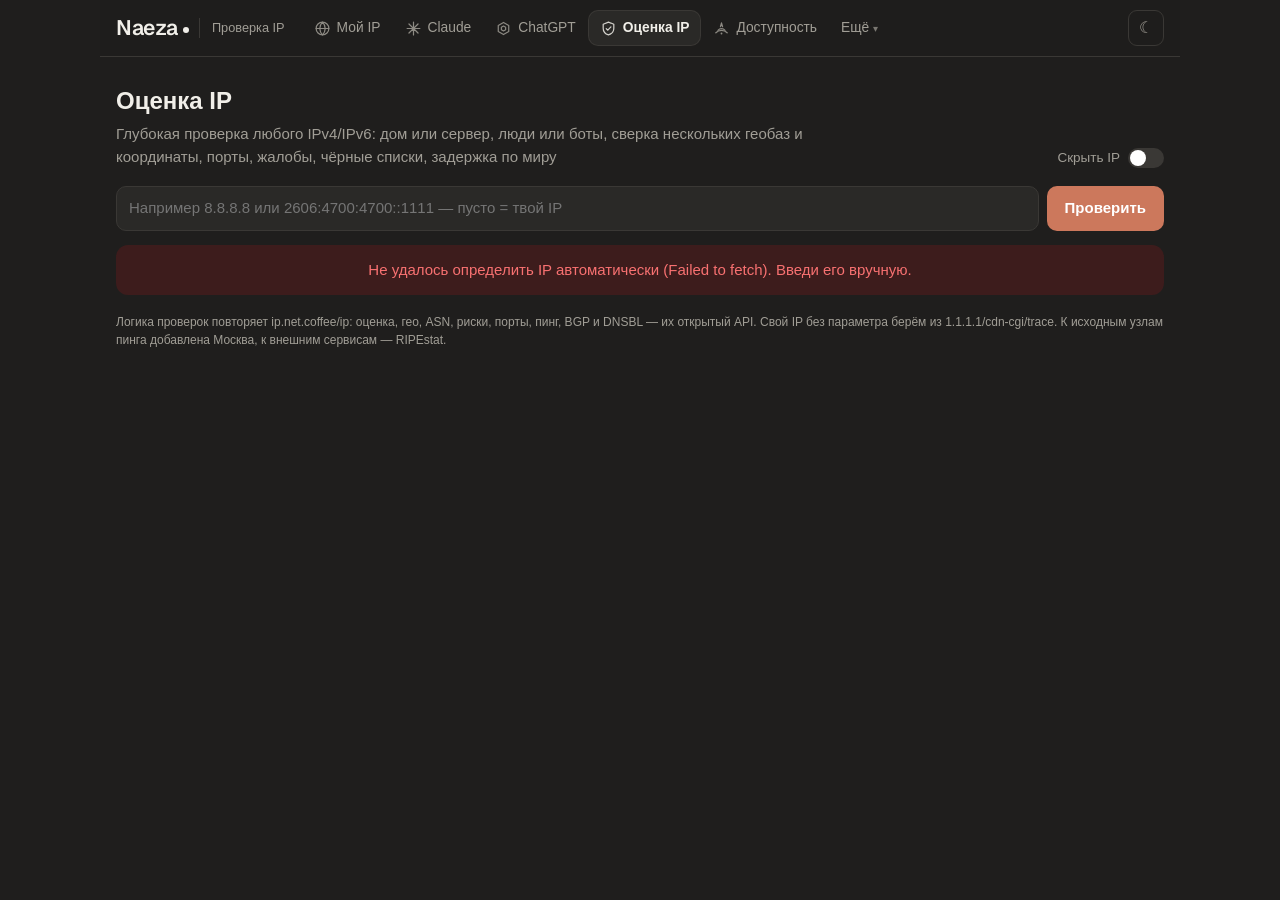
<file: ip/index.html>
<!DOCTYPE html>
<html lang="ru">
<head>
<meta charset="UTF-8">
<meta name="viewport" content="width=device-width, initial-scale=1.0">
<meta name="robots" content="noindex, nofollow">
<meta name="theme-color" content="#cc785c">
<title>Оценка IP</title>
<link rel="icon" href="data:image/svg+xml,%3Csvg xmlns='http://www.w3.org/2000/svg' viewBox='0 0 32 32'%3E%3Crect width='32' height='32' rx='8' fill='%23cc785c'/%3E%3Ctext x='16' y='22' font-size='16' text-anchor='middle' fill='white' font-family='Arial' font-weight='700'%3EN%3C/text%3E%3C/svg%3E">
<link rel="stylesheet" href="../common/site.css">
<script src="../common/site.js"></script>
<style>
:root{--pin:#e0533d;--sea:#eef3f7;--land:#d9dfd3;--land-line:#c3cabb;--up:#f6f5f2;--t1:#e7f0fc;--t1-b:#3b78c4;--best:#0f766e}
@media (prefers-color-scheme:dark){:root:not([data-theme="light"]){--sea:#1d2a33;--land:#3a4136;--land-line:#4c5546;--up:#2f2e2b;--t1:#1d2c40;--t1-b:#6aa2e8;--best:#2dd4bf}}
:root[data-theme="dark"]{--sea:#1d2a33;--land:#3a4136;--land-line:#4c5546;--up:#2f2e2b;--t1:#1d2c40;--t1-b:#6aa2e8;--best:#2dd4bf}
.search input.masked{color:transparent;text-shadow:0 0 7px var(--text)}
.mono{font-family:ui-monospace,SFMono-Regular,Menlo,Consolas,monospace}
.muted{color:var(--muted)}
.err{background:var(--danger-bg);color:var(--danger);border-radius:12px;padding:14px 16px;margin-bottom:12px;text-align:center}
.err .btn{margin-top:8px;color:var(--danger);border-color:var(--danger)}
/* шапка результата */
.ip-head{display:grid;grid-template-columns:minmax(0,1fr) minmax(220px,300px) auto;gap:18px;align-items:center;margin-bottom:12px;border-color:var(--accent)}
.ih-ip{font-size:1.7em;font-weight:800;text-decoration:none;word-break:break-all;line-height:1.2}
.ih-ip.v6{font-size:1.15em}
.ih-geo{color:var(--muted);margin-top:4px;display:flex;align-items:center;gap:6px;min-width:0}
.ih-geo span{white-space:nowrap;overflow:hidden;text-overflow:ellipsis}
.ih-gauge .gauge{margin:6px 0}
.ih-gauge .gauge-ptr{opacity:1}
.ih-score{display:grid;justify-items:center;min-width:92px;border-radius:12px;padding:8px 12px}
.ih-score b{font-size:2.1em;line-height:1}
.ih-score span{font-size:.8em;font-weight:600;margin-top:2px;white-space:nowrap}
.tier-safe{background:var(--safe-bg);color:var(--safe)}.tier-info{background:var(--info-bg);color:var(--info)}
.tier-warn{background:var(--warn-bg);color:var(--warn)}.tier-danger{background:var(--danger-bg);color:var(--danger)}
.tier-neutral{background:var(--neutral-bg);color:var(--neutral)}
/* строки */
.kv{display:flex;justify-content:space-between;align-items:center;gap:12px;padding:7px 0;border-bottom:1px dashed var(--border);min-width:0}
.kv:last-child{border-bottom:0}
.kv .k{color:var(--muted);flex:0 0 auto;font-size:.92em}
.kv .v{text-align:right;font-weight:600;min-width:0;display:flex;flex-wrap:wrap;justify-content:flex-end;gap:4px;align-items:center}
.kv .v.n{font-weight:400}
.trunc{white-space:nowrap;overflow:hidden;text-overflow:ellipsis;display:block;max-width:100%}
.card h3{font-size:.95em;margin:0 0 8px;display:flex;align-items:center;gap:8px;flex-wrap:wrap}
.grid-3{display:grid;grid-template-columns:repeat(3,minmax(0,1fr));gap:12px;margin-bottom:12px}
.grid2,.grid3{grid-template-columns:repeat(2,minmax(0,1fr))}
.full{margin-bottom:12px}
.tip-wrap{position:relative;display:inline-block;margin-left:4px;color:var(--muted);cursor:help;font-weight:400;font-size:.9em}
.tip-text{display:none;position:fixed;z-index:50;left:8px;top:8px;width:max-content;max-width:min(280px,calc(100vw - 16px));background:var(--text);color:var(--bg);font-size:12px;line-height:1.45;padding:8px 10px;border-radius:8px;text-align:left;font-weight:400;white-space:normal;overflow-wrap:anywhere;pointer-events:none;box-shadow:0 4px 14px rgba(0,0,0,.18)}
.tip-wrap.on .tip-text{display:block}
.copy-btn{background:none;border:0;cursor:pointer;padding:0 2px;font-size:.85em;opacity:.6}
.copy-btn:hover{opacity:1}
.geo-name{display:inline-flex;align-items:center;gap:4px;font-weight:600}
/* люди / боты */
.ht-pill{display:inline-flex;align-items:center;gap:4px;padding:1px 8px;border-radius:6px;font-size:.82em;font-weight:600;white-space:nowrap}
.ht-pill svg{width:14px;height:14px}
.ht-pill-human{background:var(--safe-bg);color:var(--safe)}.ht-pill-mix{background:var(--info-bg);color:var(--info)}
.ht-pill-robot{background:var(--warn-bg);color:var(--warn)}.ht-pill-crawler{background:var(--info-bg);color:var(--info)}
.ht-pill-satellite{background:var(--neutral-bg);color:var(--neutral)}
.hb{display:grid;gap:3px;width:180px;max-width:100%}
.hb-bar{height:7px;border-radius:4px;background:var(--warn-bg);overflow:hidden;display:block}
.hb-bar i{display:block;height:100%;background:var(--safe);width:0;transition:width .5s}
.hb-lbl{display:flex;justify-content:space-between;font-size:.72em;font-weight:500}
.hb-lbl em{font-style:normal}.hb-lbl .h{color:var(--safe)}.hb-lbl .b{color:var(--warn)}
.hb.loading .hb-bar{animation:sh 1.2s infinite;background:linear-gradient(90deg,var(--neutral-bg),var(--border),var(--neutral-bg));background-size:200% 100%}
.kv-hb .v{flex-direction:column;align-items:flex-end}
/* кольца сценариев */
.v-scene{gap:10px!important}
.rg{display:flex;align-items:center;gap:6px;width:112px}
.rg svg{width:36px;height:36px;flex-shrink:0;overflow:visible}
.rg-track{fill:none;stroke:var(--border);stroke-width:5;stroke-dasharray:8 2;transform:rotate(-90deg);transform-origin:50% 50%}
.rg-fill{fill:none;stroke:var(--safe);stroke-width:5;transform:rotate(-90deg);transform-origin:50% 50%}
.rg-num{font:700 14px ui-monospace,Menlo,monospace;fill:var(--text);text-anchor:middle}
.rg-blocked{font-size:12px}
.rg-txt{display:grid;text-align:left;line-height:1.15}
.rg-name{font-size:11.5px;font-weight:600}
.rg-verdict{font-size:10.5px;white-space:nowrap}
.rg.warn .rg-verdict{color:var(--warn)}.rg.warn .rg-fill{stroke:var(--warn)}
.rg.good .rg-verdict{color:var(--safe)}
.rg.best .rg-verdict{color:var(--best);font-weight:700}.rg.best .rg-fill{stroke:var(--best)}
.rg.off .rg-verdict{color:var(--muted)}.rg.off .rg-fill{display:none}
/* сервис anycast */
.svc{background:var(--info-bg);border-color:transparent;margin-bottom:12px}
.svc h3{color:var(--info);font-size:1.05em}
.svc .note{margin-top:8px;font-size:.88em;color:var(--muted)}
/* пинг */
.gp-grid{display:grid;grid-template-columns:repeat(9,minmax(0,1fr));gap:8px}
.gp-cell{display:grid;justify-items:center;gap:4px;padding:8px 4px;border:1px solid var(--border);border-radius:10px;min-width:0}
.gp-head{display:flex;align-items:center;gap:5px;font-size:.82em;color:var(--muted);white-space:nowrap}
.gp-head img{width:18px;border-radius:2px}
.gp-val{font-weight:700;font-variant-numeric:tabular-nums;font-size:.95em}
.gp-wait,.gp-pending{color:var(--muted);font-weight:400}
.gp-ok{color:var(--safe)}.gp-med{color:var(--info)}.gp-slow{color:var(--warn)}.gp-bad,.gp-err{color:var(--danger)}
/* гео */
.geo-rows{display:grid;grid-template-columns:repeat(2,minmax(0,1fr));gap:0 24px}
.geo-rows .kv .k{display:flex;align-items:center;gap:6px}
.geo-coord{font-size:.82em;color:var(--muted);text-decoration:none;font-weight:400;margin-left:6px}
.geo-coord:hover{text-decoration:underline}
.geo-sum{font-size:.8em;margin-top:8px;text-align:right}
/* связанные домены, соседи */
.rd-grid{display:grid;grid-template-columns:repeat(3,minmax(0,1fr));gap:8px}
.rd-item{border:1px solid var(--border);border-radius:8px;padding:6px 10px;min-width:0}
.rd-domain{font-weight:600;white-space:nowrap;overflow:hidden;text-overflow:ellipsis}
.rd-via{font-size:.75em;color:var(--muted);white-space:nowrap;overflow:hidden;text-overflow:ellipsis}
.dn-grid{display:grid;grid-template-columns:repeat(2,minmax(0,1fr));gap:6px}
.dn-grid:not(.expanded) .dn-cell:nth-child(n+7){display:none}
.dn-cell{border:1px solid var(--border);border-radius:8px;padding:5px 10px;font-size:.9em}
.dn-ip{text-decoration:none}.dn-ip:hover{text-decoration:underline}
.dn-toggle{display:inline-block;margin-top:8px;font-size:.85em;color:var(--muted)}
.spin{display:inline-block;width:12px;height:12px;border:2px solid var(--border);border-top-color:var(--accent);border-radius:50%;animation:rot .8s linear infinite;vertical-align:-2px;margin-right:6px}
@keyframes rot{to{transform:rotate(360deg)}}
/* тепловая карта сети */
.ht-top{display:grid;grid-template-columns:repeat(3,minmax(0,1fr));gap:10px;margin-bottom:10px}
.ht-tile{background:var(--neutral-bg);border-radius:10px;padding:10px 12px;display:grid;gap:4px;min-width:0}
.ht-tile b{font-size:20px;line-height:1;white-space:nowrap}
.ht-tile>span{font-size:11.5px;color:var(--muted);white-space:nowrap}
.ht-m-hot b{color:var(--danger)}.ht-m-act b{color:var(--best)}.ht-m-nor b{color:var(--safe)}.ht-m-cold b{color:var(--t1-b)}
.ht-trend{width:100%;height:118px;display:block;overflow:visible}
.ht-g0{stop-color:var(--accent);stop-opacity:.28}.ht-g1{stop-color:var(--accent);stop-opacity:0}
.ht-line{fill:none;stroke:var(--accent);stroke-width:2}
.ht-pt circle,.ht-pt text{opacity:0}.ht-pt circle{fill:var(--accent)}
.ht-pt text,.ht-peak text{font-size:11px;font-weight:600;fill:var(--text);paint-order:stroke;stroke:var(--card);stroke-width:3px}
.ht-pt:hover circle,.ht-pt:hover text{opacity:1}
.ht-peak line{stroke:var(--danger);stroke-dasharray:3 3}
.ht-peak circle{fill:var(--card);stroke:var(--danger);stroke-width:2}.ht-peak text{fill:var(--danger)}
.ht-trend:hover .ht-peak{opacity:0}
.ht-axis{display:flex;justify-content:space-between;font-size:11px;color:var(--muted);margin-top:4px}
.ht-foot{font-size:11.5px;color:var(--muted);margin-top:8px}
/* карта */
.map{position:relative;display:block;aspect-ratio:2/1;background:var(--sea);border-radius:8px;overflow:hidden;border:1px solid var(--border);text-decoration:none}
.map>svg{position:absolute;inset:0;width:100%;height:100%}
.map path.land{fill:var(--land);stroke:var(--land-line);stroke-width:.15}
.map .map-label{font:600 2.45px system-ui,sans-serif;fill:var(--text);paint-order:stroke;stroke:var(--sea);stroke-width:.5px;stroke-linejoin:round}
.map .coord{position:absolute;left:10px;top:10px;background:var(--card);border:1px solid var(--border);border-radius:6px;padding:3px 9px;font-weight:700;color:var(--safe);font-size:.88em}
.map .srcs{position:absolute;left:10px;bottom:10px;background:var(--card);border:1px solid var(--border);border-radius:6px;padding:5px 9px;font-size:.78em;display:grid;gap:2px}
.map .srcs i{display:inline-block;width:9px;height:9px;border-radius:50%;margin-right:6px;vertical-align:-1px}
.map-links{font-size:.8em;margin-top:6px;text-align:right}
.map-links a{color:var(--muted)}
/* сворачиваемые секции */
.coll>h3 .tgl{margin-left:auto}
.coll:not(.open)>.body{display:none}
.coll:not(.open)>h3{margin-bottom:0}
.sub{font-size:.82em;color:var(--muted);font-weight:400}
/* BGP */
.ths{display:flex;gap:8px;flex-wrap:wrap;margin-bottom:12px}
.th{border:1px solid var(--border);background:var(--card);border-radius:8px;padding:5px 12px;cursor:pointer;display:grid;gap:1px;font:inherit;color:var(--text);text-align:left}
.th.cur{border-color:var(--accent);box-shadow:0 0 0 2px color-mix(in srgb,var(--accent) 25%,transparent)}
.th span{font-size:.82em;font-weight:600}.th small{font-size:.74em;color:var(--muted)}
.bgp-wrap{overflow-x:auto}
.bgp{width:100%;min-width:720px;height:auto;display:block}
.bgp .bn rect{fill:var(--up);stroke:var(--border);stroke-width:1.2}
.bgp .bn.origin rect{fill:var(--safe-bg);stroke:var(--safe);stroke-width:1.6}
.bgp .bn.t1 rect{fill:var(--t1);stroke:var(--t1-b);stroke-width:1.6}
.bgp .bn-asn{font:700 13px ui-monospace,Menlo,monospace;fill:var(--text)}
.bgp .bn-name{font:11.5px system-ui,sans-serif;fill:var(--muted)}
.bgp .be{fill:none;stroke:var(--border);stroke-linecap:round}
.bgp .be-lbl,.bgp .col-lbl{font:600 12px system-ui,sans-serif;fill:var(--muted)}
.bgp-list{display:none}
.bl-h{font-size:.78em;font-weight:600;color:var(--muted);margin:12px 0 6px}
.bl-row{position:relative;display:grid;grid-template-columns:auto 1fr auto;gap:8px;align-items:center;border:1px solid var(--border);border-radius:8px;padding:7px 10px;margin-bottom:6px;overflow:hidden;background:var(--up)}
.bl-row.t1{background:var(--t1);border-color:var(--t1-b)}.bl-row.origin{background:var(--safe-bg);border-color:var(--safe)}
.bl-row b{font:700 13px ui-monospace,Menlo,monospace}
.bl-row span{font-size:.88em;color:var(--muted);min-width:0;white-space:nowrap;overflow:hidden;text-overflow:ellipsis}
.bl-row small{margin-left:6px}
.bl-row em{font:600 11.5px ui-monospace,Menlo,monospace;color:var(--muted);font-style:normal}
.bl-row i{position:absolute;left:0;bottom:0;height:3px;background:var(--accent);opacity:.55}
/* DNSBL */
.kpis{display:flex;gap:6px;flex-basis:100%;order:9}
.kpi{border:1px solid var(--border);border-radius:8px;padding:2px 10px;text-align:center;flex:1;line-height:1.2;font-weight:400}
.kpi b{display:block}.kpi span{font-size:.72em;color:var(--muted)}
.kpi.ok{border-color:var(--safe);background:var(--safe-bg);color:var(--safe)}
.kpi.bad{border-color:var(--danger);background:var(--danger-bg);color:var(--danger)}
.tabs{display:flex;gap:6px;flex-wrap:wrap;margin-bottom:10px}
.tab{border:1px solid var(--border);background:var(--card);color:var(--muted);border-radius:999px;padding:3px 12px;font:inherit;font-size:.85em;cursor:pointer}
.tab.on{color:var(--text);border-color:var(--accent)}
.engs{display:grid;grid-template-columns:repeat(4,minmax(0,1fr));gap:10px}
.eng{border:1px solid var(--border);border-radius:8px;padding:9px 11px;display:grid;gap:6px;min-width:0}
.eng[hidden],.co[hidden]{display:none}
.eng-top,.eng-bot{display:flex;justify-content:space-between;align-items:flex-start;gap:8px;min-width:0}
.eng-top>div{min-width:0}.eng b{display:block;white-space:nowrap;overflow:hidden;text-overflow:ellipsis}
.eng .mono{font-size:.75em;white-space:nowrap;overflow:hidden;text-overflow:ellipsis;display:block}
.eng-bot{font-size:.78em}
/* соседи по ASN */
.cogrid{display:grid;grid-template-columns:repeat(2,minmax(0,1fr));gap:0 28px}
.co{display:flex;justify-content:space-between;gap:8px;padding:6px 0;border-bottom:1px dashed var(--border);min-width:0}
.co-name{white-space:nowrap;overflow:hidden;text-overflow:ellipsis}
/* внизу */
.actions-row{display:flex;flex-wrap:wrap;gap:8px;align-items:center;margin-top:4px}
.actions-row a{font-size:.88em}
.ext-tools{display:flex;flex-wrap:wrap;gap:6px;align-items:center}
.ext-tools a{border:1px solid var(--border);border-radius:6px;padding:2px 9px;text-decoration:none;font-size:.85em;color:var(--muted)}
.ext-tools a:hover{color:var(--text)}
.ext-label{color:var(--muted);font-size:.85em;margin-right:4px}
.ext-tools:not(.open) .ext-more{display:none}
.ext-toggle{cursor:pointer;color:var(--accent);font-size:.85em}
.ext-tools.open .ext-toggle-open,.ext-tools:not(.open) .ext-toggle-close{display:none}
.skel{height:12px;border-radius:4px;margin:10px 0;background:linear-gradient(90deg,var(--neutral-bg),var(--border),var(--neutral-bg));background-size:200% 100%;animation:sh 1.2s infinite}
@media (max-width:980px){.engs{grid-template-columns:repeat(2,minmax(0,1fr))}.gp-grid{grid-template-columns:repeat(5,minmax(0,1fr))}}
@media (max-width:860px){
  .grid-3,.grid2,.grid3,.geo-rows,.rd-grid,.cogrid{grid-template-columns:1fr}
  .ip-head{grid-template-columns:1fr auto}.ih-gauge{grid-column:1/-1;grid-row:2}
}
@media (max-width:700px){.bgp-wrap{display:none}.bgp-list{display:block}.ht-top{grid-template-columns:1fr 1fr}.ht-idx{grid-column:1/-1}.gp-grid{grid-template-columns:repeat(3,minmax(0,1fr))}}
@media (max-width:480px){.engs{grid-template-columns:1fr}.kv{flex-wrap:wrap}.kv .v{text-align:left;justify-content:flex-start}.kv-scene .v,.kv-hb .v{align-items:flex-start}
  .trunc,.rd-domain,.rd-via,.co-name,.eng b,.eng .mono,.ih-geo span,.bl-row span{white-space:normal;overflow-wrap:anywhere}
  .ht-tile>span{white-space:normal}
  .ip-head{gap:12px}.ih-ip{font-size:1.45em}.ih-ip.v6{font-size:1.05em}
  .btn,.tab,.th,.tgl,.rd-toggle,.ext-tools a,.ext-toggle,.dn-toggle,.btn-primary{min-height:34px;display:inline-flex;align-items:center}
  .copy-btn{min-width:30px;min-height:30px}
  .tip-wrap{padding:4px 2px;margin:-4px 0 -4px 2px}
  .gp-grid{gap:6px}
  .geo-rows .kv{flex-wrap:nowrap;align-items:flex-start}.geo-rows .kv .v{text-align:right;justify-content:flex-end}
  .map .srcs{display:none}.map .coord{font-size:.8em;left:8px;top:8px}
}
/* длинные строки не распирают страницу */
.kv .v,.rd-item,.dn-cell,.geo-sum,.w-sub,.ih-geo,.map-links,.ext-tools,.actions-row,.bl-row{overflow-wrap:anywhere}
.v-scene .rg{flex:0 0 auto}
</style>
</head>
<body>
<svg width="0" height="0" style="position:absolute" aria-hidden="true"><defs>
<symbol id="htp-human" viewBox="0 0 24 24" fill="none" stroke="currentColor" stroke-width="1.8" stroke-linecap="round" stroke-linejoin="round"><circle cx="12" cy="8" r="4"/><path d="M4 21c1-4.5 4.5-6 8-6s7 1.5 8 6"/></symbol>
<symbol id="htp-robot" viewBox="0 0 24 24" fill="none" stroke="currentColor" stroke-width="1.8" stroke-linecap="round" stroke-linejoin="round"><path d="M12 3v3"/><rect x="4" y="6" width="16" height="14" rx="3"/><circle cx="9" cy="13" r="1.4"/><circle cx="15" cy="13" r="1.4"/><path d="M9 17h6"/></symbol>
<symbol id="htp-crawler" viewBox="0 0 24 24" fill="none" stroke="currentColor" stroke-width="1.7" stroke-linecap="round" stroke-linejoin="round"><ellipse cx="12" cy="13" rx="4.2" ry="3.6"/><circle cx="12" cy="9" r="1.8"/><path d="M8.2 11 4 9M8 13H3.5M8.2 15.2 4 17.5M15.8 11 20 9M16 13h4.5M15.8 15.2 20 17.5"/></symbol>
<symbol id="htp-satellite" viewBox="0 0 24 24" fill="none" stroke="currentColor" stroke-width="1.8" stroke-linecap="round" stroke-linejoin="round"><path d="M3.5 20.5 10 14"/><path d="M13.5 17.5 6.5 10.5a5.5 5.5 0 0 1 7-7l-7 7Z"/><path d="M15 5a4 4 0 0 1 3 3M18 3a7 7 0 0 1 3 3"/></symbol>
</defs></svg>
<div class="container">
  <nav class="nav" id="nav"></nav>
  <div class="head">
    <div>
      <h1>Оценка IP</h1>
      <p class="desc">Глубокая проверка любого IPv4/IPv6: дом или сервер, люди или боты, сверка нескольких геобаз и координаты, порты, жалобы, чёрные списки, задержка по миру</p>
    </div>
    <label class="toggle">Скрыть IP <input type="checkbox" id="ipMaskToggle"><span class="slider"></span></label>
  </div>
  <div class="search">
    <input class="input" type="text" id="ip-input" placeholder="Например 8.8.8.8 или 2606:4700:4700::1111 — пусто = твой IP" autocomplete="off" spellcheck="false">
    <button class="btn-primary" id="search-btn">Проверить</button>
  </div>
  <div id="result"></div>
  <div class="foot">Логика проверок повторяет ip.net.coffee/ip: оценка, гео, ASN, риски, порты, пинг, BGP и DNSBL — их открытый API. Свой IP без параметра берём из 1.1.1.1/cdn-cgi/trace. К исходным узлам пинга добавлена Москва, к внешним сервисам — RIPEstat.</div>
</div>

<script>
(function () {
'use strict';
const API = NC + '/api/ip/', API2 = NC + '/api/ipv2/';
const input = document.getElementById('ip-input');
const btn = document.getElementById('search-btn');
const out = document.getElementById('result');
let CUR_IP = '';

// ===== Проверка формата IP (как у оригинала) =====
function isValidIp(v) {
  if (!v || typeof v !== 'string') return false; v = v.trim();
  if (v.length < 2 || v.length > 45) return false;
  const v4 = /^(\d{1,3})\.(\d{1,3})\.(\d{1,3})\.(\d{1,3})$/.exec(v);
  if (v4) { for (let i = 1; i <= 4; i++) { const p = v4[i]; if (p.length > 1 && p[0] === '0') return false; if (+p > 255) return false; } return true; }
  if (v.indexOf(':') < 0) return false;
  if (v.indexOf('::') !== v.lastIndexOf('::')) return false;
  const comp = v.indexOf('::') >= 0, parts = v.split(':');
  if (parts.length < 3 || parts.length > 9) return false;
  if (!comp && parts.length !== 8) return false;
  let g = 0; for (const p of parts) { if (p === '') continue; if (!/^[0-9a-fA-F]{1,4}$/.test(p)) return false; g++; }
  return g >= 1 && g <= 8;
}
function ccRu(cc, fb) {
  cc = (cc || '').toUpperCase(); if (!cc) return fb || '';
  try { const n = new Intl.DisplayNames(['ru'], { type: 'region' }).of(cc); if (n && n !== cc) return n; } catch (e) {}
  return fb || cc;
}
function tip(t) { return '<span class="tip-wrap" tabindex="0">ⓘ<span class="tip-text">' + esc(t) + '</span></span>'; }
function kv(k, v, cls, extra) { return '<div class="kv' + (extra ? ' ' + extra : '') + '"><span class="k">' + k + '</span><span class="v' + (cls ? ' ' + cls : '') + '">' + v + '</span></div>'; }
function chip(cls, t) { return '<span class="tag ' + cls + '">' + t + '</span>'; }
function copyBtn(v) { return ' <button class="copy-btn" data-copy="' + esc(v) + '" title="Скопировать">📋</button>'; }
function card(title, inner, id) { return '<div class="card"' + (id ? ' id="' + id + '"' : '') + '><h3>' + title + '</h3>' + inner + '</div>'; }
function ipHref(ip) { return '?q=' + encodeURIComponent(ip); }
function day(ts) { return ts ? new Date(ts * 1000).toISOString().slice(0, 10) : '-'; }
function getJSON(url, ms) { return fetch(url, { signal: AbortSignal.timeout(ms || 15000) }).then(r => { if (!r.ok) throw new Error('HTTP ' + r.status); return r.json(); }); }
function roundHalfUp(x) { return Math.floor(x + 0.5); }

// ===== Ярлыки оценки (как у /claude/) =====
function tierOf(s) {
  s = Number(s); if (!isFinite(s)) return { text: '—', cls: 'neutral' };
  if (s >= 95) return { text: 'идеально чистый', cls: 'safe' };
  if (s >= 80) return { text: 'чистый', cls: 'safe' };
  if (s >= 50) return { text: 'хороший', cls: 'info' };
  if (s >= 25) return { text: 'средний', cls: 'warn' };
  return { text: 'подозрительный', cls: 'danger' };
}
function formatCompanyType(raw) {
  const r = (raw || '').toString().trim().toLowerCase(); if (!r) return '-';
  const m = { isp: 'ISP — провайдер', hosting: 'Hosting — хостинг', datacenter: 'Datacenter — дата-центр', business: 'Business — корпоративная сеть', education: 'Education — учебная сеть', government: 'Government — госсеть', anycast_dns: 'Anycast DNS' };
  return m[r] || (r.charAt(0).toUpperCase() + r.slice(1));
}
// Метки угроз бэкенд отдаёт по-китайски — переводим по смыслу
function trThreat(label) {
  const s = String(label || '');
  if (/爬虫|机器人|crawler|bot/i.test(s)) return 'Краулер / бот';
  if (/tor/i.test(s)) return 'Выход Tor';
  if (/proxy|代理/i.test(s)) return /open/i.test(s) ? 'Открытый прокси' : 'Прокси';
  if (/滥用|abuse/i.test(s)) return 'Жалобы в прошлом';
  if (/vpn/i.test(s)) return 'VPN';
  if (/移动|蜂窝|mobile|cellular/i.test(s)) return 'Мобильная сеть';
  if (/机房|数据中心|hosting|datacenter/i.test(s)) return 'Дата-центр';
  if (/垃圾|spam/i.test(s)) return 'Спам';
  if (/扫描|scan/i.test(s)) return 'Сканер';
  if (/[一-鿿]/.test(s)) return 'Метка риска';
  return s;
}
function abuserLevelLabel(raw, rs) {
  const n = rs == null ? null : parseFloat(rs);
  if (n != null && isFinite(n)) {
    if (n > 0.25) return { label: 'Очень высокий риск', cls: 'tag-danger', bold: true, risk: true };
    if (n > 0.05) return { label: 'Высокий риск', cls: 'tag-danger', risk: true };
    if (n > 0.025) return { label: 'Средний риск', cls: 'tag-warn', risk: true };
    if (n > 0.01) return { label: 'Низкий риск', cls: 'tag-warn', risk: false };
    if (n > 0.003) return { label: 'Чисто', cls: 'tag-safe', risk: false };
    return { label: 'Идеально чисто', cls: 'tag-safe', bold: true, risk: false };
  }
  const v = String(raw || '').toLowerCase();
  if (v === 'very_high' || v === 'veryhigh') return { label: 'Очень высокий риск', cls: 'tag-danger', bold: true, risk: true };
  if (v === 'high') return { label: 'Высокий риск', cls: 'tag-danger', risk: true };
  if (v === 'elevated') return { label: 'Средний риск', cls: 'tag-warn', risk: true };
  if (v === 'low') return { label: 'Чисто', cls: 'tag-safe', risk: false };
  return { label: '-', cls: 'tag-neutral', risk: false };
}
function normalizeHttpblThreat(raw) { if (raw == null || raw === '' || raw === '-') return '-'; const v = Number(raw); if (!isFinite(v)) return '-'; return Math.max(0, Math.min(10, v / 25.5)).toFixed(2); }
function httpblLevel(raw) {
  const v = (raw == null || raw === '' || raw === '-') ? 0 : Number(raw);
  if (!isFinite(v) || v <= 0) return { label: 'Чисто', cls: 'tag-safe', risk: false };
  if (v <= 2) return { label: 'Очень низкий риск', cls: 'tag-safe', risk: true };
  if (v <= 25) return { label: 'Низкий риск', cls: 'tag-warn', risk: true };
  if (v <= 50) return { label: 'Средний риск', cls: 'tag-warn', risk: true };
  if (v <= 100) return { label: 'Высокий риск', cls: 'tag-danger', risk: true };
  return { label: 'Очень высокий риск', cls: 'tag-danger', risk: true };
}

// ===== Оценка сценариев (TikTok / соцсети / AI) — формула оригинала =====
const REGION = {
  tiktok: { block: ['CN', 'HK', 'IN', 'IR', 'AF', 'KP', 'JO', 'SO', 'SN', 'KG', 'UZ'], partial: [] },
  social: { block: ['CN', 'IR', 'KP', 'TM'], partial: ['RU', 'MM'] },
  ai: { block: ['CN', 'RU', 'BY', 'IR', 'KP', 'CU', 'SY', 'AF'], partial: ['HK', 'MO', 'VE', 'MM'] }
};
const NOTE = {
  tiktok: { HK: 'Гонконг: TikTok ушёл в 2020-м, не работает', CN: 'Материковый Китай: TikTok недоступен', IN: 'Индия: TikTok заблокирован' },
  social: { RU: 'Россия: Instagram / Facebook / X заблокированы, YouTube замедлен', MM: 'Мьянма: Facebook заблокирован', CN: 'Материковый Китай: зарубежные соцсети недоступны' },
  ai: { RU: 'Россия: ChatGPT ✗ · Claude ✗ · Gemini ✗', BY: 'Беларусь: ChatGPT ✗ · Claude ✗ · Gemini ✗', HK: 'Гонконг: ChatGPT ✗ · Claude ✗ · Gemini ✓', MO: 'Макао: ChatGPT ✗ · Claude ✗ · Gemini ✓', CN: 'Материковый Китай: ChatGPT ✗ · Claude ✗ · Gemini ✗', VE: 'Венесуэла: работает только Gemini', MM: 'Мьянма: работает только Gemini' }
};
function regionNote(kind, cc, mode) { const m = NOTE[kind] || {}; if (m[cc]) return m[cc]; return ccRu(cc) + ': ' + (mode === 'block' ? 'в регионе недоступно' : 'в регионе работает частично'); }
function sceneScores(d) {
  const trust = Number(d.trust_score); if (!isFinite(trust)) return null;
  const base = roundHalfUp(trust / 10);
  const cc = (d.countryCode || '').toUpperCase(), reg = (d.registered_country_code || '').toUpperCase();
  const dc = !!(d.is_datacenter || d.company_type === 'hosting' || d.asn_kind === 'hosting' || d.asn_kind === 'cdn');
  const native = !!(cc && reg && cc === reg), broadcast = !!(cc && reg && cc !== reg);
  const human = !dc && !d.is_crawler && !d.is_public_service;
  const business = (d.company_type || '') === 'business';
  const pv = !!(d.is_proxy || d.is_vpn || d.is_tor);
  const intel = d.intelligence || {};
  const threats = !!d.is_abuser;
  const abRaw = parseFloat(intel.abuser_score_raw != null ? intel.abuser_score_raw : d.abuser_score);
  let abPen = 0;
  if (isFinite(abRaw)) abPen = abRaw > 0.05 ? 2 : abRaw > 0.025 ? 1 : abRaw > 0.01 ? 0.5 : 0;
  else { const lv = String(intel.abuser_level || '').toLowerCase(); abPen = (lv === 'high' || lv === 'very_high' || lv === 'veryhigh') ? 2 : lv === 'elevated' ? 1 : 0; }
  const hpRaw = (intel.rep_threat != null && intel.rep_threat !== '') ? intel.rep_threat : intel.httpbl_threat;
  const hp = Number(hpRaw); const hpPen = (isFinite(hp) && hp > 0) ? (hp <= 25 ? 1 : 2) : 0;
  const crawler = !!d.is_crawler;
  const risky = threats || abPen > 0 || hpPen > 0 || crawler || pv;
  function calc(kind) {
    let s = base; if (native) s += 0.5; if (human) s += 0.5; if (business) s -= 0.5; if (dc) s -= 2; if (broadcast) s -= 1; if (kind !== 'ai' && dc) s -= 1; if (pv) s -= (kind === 'ai' ? 2 : 3);
    if (threats) s -= (kind === 'ai' ? 0.5 : 1); s -= abPen; s -= hpPen; if (crawler) s -= 0.5;
    s = roundHalfUp(s); if (s < 0) s = 0; if (s > 10) s = 10; if (risky && s > 9) s = 9;
    const r = REGION[kind]; const blocked = r.block.indexOf(cc) >= 0, partial = r.partial.indexOf(cc) >= 0;
    if (blocked) return { score: 0, blocked: true, cls: 'off', verdict: 'Регион закрыт', note: regionNote(kind, cc, 'block') };
    if (partial && s > 5) s = 5;
    let v, c, t = '';
    if (partial) { v = 'Частично'; c = 'warn'; }
    else if (s >= 10) { v = 'Отлично'; c = 'best'; }
    else if (s >= 8) { v = 'Рекомендую'; c = 'good'; }
    else if (s >= 5) { if (kind === 'ai') { v = 'Можно пробовать'; t = 'GPT и Gemini работают, для Claude не советую'; } else { v = 'Можно'; t = 'Работать будет, но для ведения аккаунтов не советую'; } c = 'warn'; }
    else { v = 'Не советую'; c = 'warn'; }
    return { score: s, blocked: false, cls: c, verdict: v, note: partial ? regionNote(kind, cc, 'partial') : '', tip: t };
  }
  return { tiktok: calc('tiktok'), social: calc('social'), ai: calc('ai') };
}
function ringHtml(name, r) {
  const k = r.score; const fg = k > 0 ? (new Array(k + 1).join('8 2 ') + '0 100') : '0 100';
  const inner = r.blocked ? '<text x="22" y="26.5" class="rg-num rg-blocked">🚫</text>' : '<text x="22" y="26.5" class="rg-num">' + k + '</text>';
  const tt = r.tip || r.note || '';
  return '<div class="rg ' + r.cls + '"><svg viewBox="0 0 44 44" aria-label="' + esc(name) + ' ' + k + '/10"><circle class="rg-track" cx="22" cy="22" r="18" pathLength="100"/><circle class="rg-fill" cx="22" cy="22" r="18" pathLength="100" style="stroke-dasharray:' + fg + '"/>' + inner + '</svg><span class="rg-txt"><span class="rg-name">' + esc(name) + '</span><span class="rg-verdict">' + esc(r.verdict) + (tt ? tip(tt) : '') + '</span></span></div>';
}

// ===== Люди / боты =====
function humanEstimate(d) {
  const t = (d.company_type || '').toLowerCase(), k = (d.asn_kind || '').toLowerCase();
  if (d.is_public_service) return 2; if (d.is_crawler) return 6; if (d.is_mobile || k === 'mobile') return 93;
  if (d.is_datacenter || t === 'hosting' || k === 'hosting' || k === 'cdn') return 18; if (t === 'business') return 65; return 88;
}
function humanAdjust(h, d) {
  if (d.is_tor) h *= 0.4; else if (d.is_proxy || d.is_vpn) h *= 0.6;
  if (d.is_crawler) h = Math.min(h, h * 0.3 + 2); if (d.is_abuser) h -= 5;
  return Math.max(1, Math.min(99, h));
}
function pill(kind, text) { const ic = { human: 'human', mix: 'human', robot: 'robot', crawler: 'crawler', satellite: 'satellite' }[kind]; return '<span class="ht-pill ht-pill-' + kind + '"><svg><use href="#htp-' + ic + '"/></svg><span>' + text + '</span></span>'; }
function drawHumanBar(d) {
  const hb = document.getElementById('hb'); if (!hb) return;
  function draw(h, note) {
    const b = 100 - h; hb.classList.remove('loading'); hb.title = note;
    hb.innerHTML = '<span class="hb-bar"><i style="width:' + h.toFixed(1) + '%"></i></span><span class="hb-lbl"><em class="h">люди ' + h.toFixed(1) + '%</em><em class="b">боты ' + b.toFixed(1) + '%</em></span>';
    const p = document.getElementById('hpill'); if (!p || d.is_public_service || d.is_crawler) return;
    const kind = h >= 55 ? 'human' : h >= 40 ? 'mix' : 'robot';
    p.innerHTML = pill(kind, { human: 'Больше людей', mix: 'Люди и боты', robot: 'Больше ботов' }[kind]);
  }
  const est = () => draw(humanAdjust(humanEstimate(d), d), 'Оценка: по типу сети и сигналам риска');
  if (!d.asn) { est(); return; }
  getJSON(API2 + 'radar/' + encodeURIComponent(d.asn), 14000).then(j => {
    if (j && j.ok && typeof j.human === 'number') draw(humanAdjust(j.human, d), 'Cloudflare Radar по ASN за 28 дней, поправка на сигналы риска этого IP');
    else est();
  }).catch(est);
}

// ===== Запуск =====
function skeletonCard() { return '<div class="card"><div class="skel" style="width:40%"></div><div class="skel"></div><div class="skel" style="width:70%"></div><div class="skel" style="width:50%"></div></div>'; }
function headHtml(ip, d) {
  const isV6 = ip.includes(':');
  if (!d) return '<div class="card ip-head"><div><a class="ih-ip' + (isV6 ? ' v6' : '') + '" href="' + ipHref(ip) + '">' + esc(ip) + '</a><div class="ih-geo"><span>Глубокая проверка, подожди…</span></div></div><div></div><div class="ih-score tier-neutral"><b>··</b><span>оценка</span></div></div>';
  const trust = Number(d.trust_score), ok = d.trust_score != null && isFinite(trust);
  const t = tierOf(ok ? trust : NaN);
  const geo = [ccRu(d.countryCode, d.country), d.region, d.city, d.isp].filter(Boolean).join(' · ') || '-';
  return '<div class="card ip-head"><div style="min-width:0"><a class="ih-ip' + (isV6 ? ' v6' : '') + '" href="' + ipHref(d.ip || ip) + '">' + esc(d.ip || ip) + '</a>'
    + '<div class="ih-geo" title="' + esc(geo) + '">' + flagImg(d.countryCode) + '<span>' + esc(geo) + '</span></div></div>'
    + '<div class="ih-gauge"><div class="gauge"><div class="gauge-ptr" style="left:' + (ok ? Math.max(0, Math.min(100, trust)) : 0) + '%"></div></div><div class="gauge-marks"><span>0 опасно</span><span>25</span><span>50</span><span>75</span><span>100 чисто</span></div></div>'
    + '<div class="ih-score tier-' + t.cls + '"><b>' + (ok ? trust : '-') + '</b><span>' + esc(t.text) + '</span></div></div>';
}
let lkGen = 0;
function lookup(ip) {
  CUR_IP = ip; input.value = ip;
  document.title = ip + ' — оценка IP';
  out.innerHTML = headHtml(ip, null) + '<div class="grid2">' + skeletonCard() + skeletonCard() + '</div><div class="grid2">' + skeletonCard() + skeletonCard() + '</div>';
  const my = ++lkGen;
  const body = html => { if (my !== lkGen) return; out.innerHTML = headHtml(ip, null) + html; };
  function attempt(isRetry) {
    if (my !== lkGen) return;
    fetch(API + 'lookup/' + encodeURIComponent(ip), { signal: AbortSignal.timeout(45000), cache: 'no-store' })
      .then(r => {
        if (r.status === 400) { const e = new Error('bad'); e._bad = true; throw e; }
        if (!r.ok) throw new Error('HTTP ' + r.status);
        if ((r.headers.get('content-type') || '').indexOf('json') === -1) throw new Error('nonjson');
        return r.json();
      })
      .then(d => { if (my === lkGen) render(ip, d); })
      .catch(err => {
        if (my !== lkGen) return;
        if (err && err._bad) { body('<div class="err">Это не похоже на IP-адрес.</div>'); return; }
        if (!isRetry) {
          let left = 15;
          const paint = () => body('<div class="err">Сервер долго думает. Повторю сам через <b>' + left + '</b> с…</div>');
          paint();
          const t = setInterval(() => {
            if (my !== lkGen) { clearInterval(t); return; }
            if (--left <= 0) { clearInterval(t); body('<div class="err">Повторяю запрос…</div>'); attempt(true); } else paint();
          }, 1000);
        } else {
          body('<div class="err">Не дождался ответа. Попробуй ещё раз чуть позже.<br><button class="btn" id="lkRetry">Проверить снова</button></div>');
          const b = document.getElementById('lkRetry'); if (b) b.onclick = () => lookup(ip);
        }
      });
  }
  attempt(false);
}

// ===== Рендер =====
function render(ip, d) {
  if (d.error && !d.cidr) { out.innerHTML = headHtml(ip, null) + '<div class="err">' + esc(d.error) + '</div>'; return; }
  const ipStr = d.ip || ip, isV6 = ipStr.includes(':');
  const head = headHtml(ipStr, d);
  const actions = '<a href="' + ROOT + 'dns/">Утечка DNS</a> · <a href="' + ROOT + 'webrtc/">Утечка WebRTC</a> · <a href="' + ROOT + 'whois/?q=' + encodeURIComponent(ipStr) + '">Whois</a>';

  if (d.is_bogon) {
    out.innerHTML = head + '<div class="card full"><h3>Не публичный адрес</h3><div style="font-weight:600">' + esc(d.bogon_reason || 'Bogon') + ' (' + esc(d.bogon_rfc || '') + ')</div><div class="muted" style="margin-top:6px">Адрес зарезервирован IANA: частная сеть, служебный или документационный диапазон. В интернете такой не маршрутизируется.</div></div><div class="actions-row">' + actions + '</div>';
    return;
  }
  const hostingLike = d.is_datacenter || d.asn_kind === 'hosting' || d.asn_kind === 'cdn' || d.company_type === 'hosting' || (d.intelligence && d.intelligence.company_type === 'hosting');
  const flags = [];
  if (d.is_public_service) flags.push(chip('tag-info', 'Anycast DNS'));
  else if (hostingLike) flags.push(chip('tag-warn', 'Серверный IP'));
  else flags.push(chip('tag-safe', 'Домашний IP'));
  if (d.is_vpn) flags.push(chip('tag-warn', 'VPN'));
  if (d.is_proxy) flags.push(chip('tag-warn', 'Прокси'));
  if (d.is_tor) flags.push(chip('tag-danger', 'Tor'));
  if (d.is_crawler) flags.push(chip('tag-info', 'Краулер'));
  if (d.is_abuser) flags.push(chip('tag-warn', 'Жалобы в прошлом'));
  if (d.is_mobile) flags.push(chip('tag-info', 'Мобильная сеть'));

  // Нативность: страна по геобазе vs страна регистрации блока
  let nativeRow = '';
  const ccLo = (d.countryCode || '').toLowerCase(), regLo = (d.registered_country_code || '').toLowerCase();
  if (!d.is_public_service && ccLo && regLo) {
    const geoName = '<span class="geo-name">' + flagImg(ccLo) + esc(ccRu(ccLo, d.country)) + '</span>';
    if (ccLo === regLo) nativeRow = kv('Нативность', geoName + chip('tag-safe', 'Нативный IP'));
    else {
      const regName = ccRu(regLo, d.registered_country);
      nativeRow = kv('Нативность', geoName + chip('tag-warn', 'Транслируемый (' + esc(regName) + ')') + tip('Блок зарегистрирован в стране «' + regName + '», а геобазы видят его в стране «' + ccRu(ccLo, d.country) + '». Обычное дело, на работу почти не влияет.'));
    }
  }
  const ctIsp = (d.company_type || '').toString().toLowerCase() === 'isp';
  const humanPill = d.is_public_service ? pill('satellite', 'Сервер / anycast DNS') : d.is_crawler ? pill('crawler', 'Скорее краулер') : d.is_datacenter ? pill('robot', 'Больше ботов') : pill('human', 'Больше людей');
  let sceneRow = '';
  if (!d.is_public_service) {
    if (isV6) sceneRow = kv('Сценарии', '<span class="muted" style="font-weight:400">IPv6 не оцениваем</span>');
    else { const sc = sceneScores(d); if (sc) sceneRow = kv('Сценарии' + tip('10 — лучше всего. Шкала: отлично, рекомендую, можно, можно пробовать, не советую, частично'), ringHtml('TikTok', sc.tiktok) + ringHtml('Соцсети', sc.social) + ringHtml('AI-сервисы', sc.ai), 'v-scene', 'kv-scene'); }
  }
  const ispName = (d.isp || '').trim() || (d.company_name || '').trim() || (d.asOrganization || '').trim() || (d.datacenter_name || '').trim() || '-';
  const typeCard = card('Тип и назначение',
    nativeRow
    + kv('Метки', flags.join(''))
    + kv('Тип оператора', '<strong>' + esc(formatCompanyType(d.company_type)) + (ctIsp && d.is_mobile ? ' (Mobile)' : '') + '</strong>')
    + kv('Люди / боты', '<span class="hb loading" id="hb"><span class="hb-bar"><i></i></span><span class="hb-lbl"><em class="h">&nbsp;</em><em class="b">&nbsp;</em></span></span><span id="hpill">' + humanPill + '</span>', '', 'kv-hb')
    + sceneRow
    + kv('Провайдер', '<span class="trunc" title="' + esc(ispName) + '">' + esc(ispName) + '</span>', 'n'));

  const KIND = { hosting: 'хостинг', mobile: 'мобильная сеть', residential: 'домашний ШПД', backbone: 'магистраль', isp: 'провайдер', cdn: 'CDN', business: 'корпоративный канал', mixed: 'смешанный', unknown: 'неизвестно' };
  const kind = d.asn_kind || '-'; const kRu = KIND[(kind || '').toLowerCase()];
  const conflict = d.is_datacenter && /residential|isp/i.test(kind);
  const kindHtml = (!conflict && kind.toLowerCase() === 'residential' ? '<span style="color:var(--safe)">' + esc(kind) + '</span>' : esc(kind)) + (kRu ? ' <span class="muted" style="font-weight:400">(' + kRu + ')</span>' : '')
    + (conflict ? tip('ASN заявлен как ' + kind + ' (домашний / провайдерский), но этот IP опознан как серверный. Учитывай.') : '');
  const coName = d.datacenter_name || d.company_name || (d.is_datacenter ? 'неизвестный дата-центр' : '-');
  const asnName = d.asname || d.asOrganization || d.company_name || '-';
  const asnCard = card('ASN и оператор',
    kv('ASN', 'AS' + esc(String(d.asn || '-')) + (d.asn ? copyBtn('AS' + d.asn) : ''), 'n')
    + kv('Владелец ASN', '<span class="trunc" title="' + esc(d.asOrganization || d.company_name || '-') + '">' + esc(asnName) + '</span>', 'n')
    + kv('Тип по ASN', '<span' + (conflict ? ' style="color:var(--danger)"' : '') + '>' + kindHtml + '</span>')
    + kv('IPv4 в ASN', d.asn_ipv4_count ? d.asn_ipv4_count.toLocaleString('ru') : '-', 'n')
    + kv('Ёмкость сети', esc(d.asn_tbps || '-'), 'n')
    + kv('ASN выдан', esc(d.asn_allocated || '-'), 'n')
    + kv('Компания', '<span class="trunc" title="' + esc(coName) + '">' + esc(coName) + '</span>', 'n'));

  const sysCard = card('Техника',
    kv('Bogon' + tip('Bogon — адреса, которых не должно быть в интернете: частные (10.0.0.0/8, 192.168.0.0/16…), служебные, нераспределённые. У нормального публичного IP здесь «нет».'), d.is_bogon ? chip('tag-danger', 'да') : chip('tag-safe', 'нет, публичный'))
    + kv('Обратный DNS', '<span class="trunc mono" title="' + esc(d.rdns || '-') + '">' + esc(d.rdns || '-') + '</span>', 'n')
    + '<div class="kv"><span class="k">Открытые порты' + tip('Для домашнего или «чистого» выходного IP лучше закрыть или сменить типовые порты вроде SSH 22 — иначе его легко опознать как сервер.') + '</span><span class="v" id="portScanCell"><button type="button" class="btn" id="portScanBtn">Проверить порты</button></span></div>');

  const intel = d.intelligence || { threats: [] };
  const threatChips = (intel.threats || []).map(t => {
    const m = /^(?:httpBL|信誉)\s*威胁值\s*(\d+)/i.exec(t.label);
    if (m) { const lv = httpblLevel(parseInt(m[1], 10)); return chip(lv.cls, 'Ловушка: ' + lv.label.toLowerCase()); }
    const cls = t.severity === 'bad' ? 'tag-danger' : t.severity === 'warn' ? 'tag-warn' : t.severity === 'info' ? 'tag-info' : 'tag-safe';
    return chip(cls, esc(trThreat(t.label)));
  }).join('') || chip('tag-safe', 'угроз не видно');
  const abM = String(intel.abuser_score_raw || '').match(/^\s*([0-9]*\.?[0-9]+)/);
  const abRs = abM ? parseFloat(abM[1]) : null;
  let abLv = abuserLevelLabel(intel.abuser_level, abRs);
  if (abRs != null && abRs <= 0.025 && (intel.threats || []).length) abLv = { label: 'Низкий риск', cls: 'tag-warn', risk: false };
  const mobileTip = (d.is_mobile && (abLv.label === 'Низкий риск' || abLv.label === 'Средний риск')) ? tip('Мобильные IPv4 почти везде за CGNAT: тысячи абонентов выходят через один адрес. Такой уровень — фоновый шум, не обязательно про тебя.') : '';
  const hpRaw = (intel.rep_threat != null) ? intel.rep_threat : intel.httpbl_threat;
  const hpLv = httpblLevel(hpRaw);
  const st = (d.rpki_status || '').toLowerCase();
  let rpki = '';
  if (st === 'valid') rpki = chip('tag-safe', '✓ Valid');
  else if (st === 'invalid') rpki = chip('tag-danger', '✗ Invalid') + tip('Чаще всего это просроченная или забытая ROA, а не угон маршрута. Около 8% маршрутов в интернете постоянно в этом статусе.');
  else if (st === 'notfound') rpki = chip('tag-neutral', 'NotFound (не заявлен)');
  const intelCard = card('Разведка угроз',
    kv('Метки риска', threatChips)
    + kv('Уровень жалоб', '<span class="tag ' + abLv.cls + '"' + (abLv.bold ? ' style="font-weight:800"' : '') + '>' + abLv.label + '</span>' + mobileTip)
    + kv('HTTP-ловушки' + tip('Чёрный список honeypot-ловушек: спам-боты в комментариях, парсеры, перебор паролей, сканеры, SQL-инъекции, рассылки. Шкала 0–10, чем выше — тем хуже.'), chip(hpLv.cls, hpLv.risk ? hpLv.label + ' · ' + normalizeHttpblThreat(hpRaw) + ' / 10' : hpLv.label))
    + (rpki ? kv('RPKI' + tip('RPKI — подпись BGP-маршрутов. ROA говорит, какой ASN вправе анонсировать блок. Valid — всё сходится; Invalid — ASN не совпал с ROA; NotFound — ROA нет (так у большей части интернета).'), rpki) : ''));

  function deepChip(det, sev) {
    if (det === true) return chip(sev === 'bad' ? 'tag-danger' : sev === 'info' ? 'tag-info' : 'tag-warn', 'обнаружен');
    if (det === false) return chip('tag-safe', 'не обнаружен');
    return '<span class="muted" style="font-weight:400">нет данных</span>';
  }
  const deepCard = card('Глубокая проверка',
    kv('VPN', deepChip(d.is_vpn, 'warn'))
    + kv('Прокси' + tip('Открытый HTTP / SOCKS-прокси: через него может гонять трафик кто угодно.'), deepChip(d.is_proxy, 'bad'))
    + kv('Tor' + tip('Выходной узел сети Tor: трафик приходит из луковой маршрутизации.'), deepChip(d.is_tor, 'bad'))
    + kv('Краулер / бот', deepChip(typeof d.is_crawler === 'string' ? !!d.is_crawler : d.is_crawler, 'info') + (typeof d.is_crawler === 'string' && d.is_crawler ? ' <span class="muted" style="font-weight:400">' + esc(d.is_crawler) + '</span>' : '')));

  let vpnCard = '';
  if (d.vpn_trace) {
    const vt = d.vpn_trace;
    vpnCard = '<div class="card full" style="border-color:var(--danger)"><h3 style="color:var(--danger)">Чей это VPN</h3>'
      + kv('Похоже на', esc(vt.provider_name || '-'))
      + kv('ASN', '<span class="trunc">AS' + esc(String(vt.asn || '-')) + ' · ' + esc(vt.asn_org || '') + '</span>', 'n')
      + kv('Пул выходов', esc(vt.pool_cidr || '-'), 'n mono') + '</div>';
  }

  // Связанные домены
  const rdPending = !!d.related_domains_pending;
  const domainsCard = '<div class="card full" id="related-card"><h3>Связанные домены</h3><div id="related-body">' + (rdPending ? '<div class="muted"><span class="spin"></span>Ищу соседей по обратному DNS (3–5 с)…</div>' : renderRelated(d.related_domains || [])) + '</div></div>';

  // Пинг по миру: узлы оригинала + Москва
  const GP = [{ id: 'n01', cc: 'cn', name: 'Шанхай' }, { id: 'n02', cc: 'hk', name: 'Гонконг' }, { id: 'n03', cc: 'jp', name: 'Токио' }, { id: 'n04', cc: 'sg', name: 'Сингапур' }, { id: 'n09', cc: 'us', name: 'Лос-Анджелес' }, { id: 'n11', cc: 'ca', name: 'Ванкувер' }, { id: 'n13', cc: 'de', name: 'Франкфурт' }, { id: 'n15', cc: 'fr', name: 'Париж' }, { id: 'n19', cc: 'ru', name: 'Москва' }];
  const pingCard = '<div class="card full"><h3>Задержка из разных регионов <a class="btn" style="margin-left:auto;text-decoration:none" href="' + ROOT + 'ping/?q=' + encodeURIComponent(ipStr) + '" target="_blank" rel="noopener">Пинг по миру</a></h3><div class="gp-grid" id="globalPingGrid">'
    + GP.map((n, i) => '<div class="gp-cell"><span class="gp-head">' + flagImg(n.cc) + n.name + '</span><span class="gp-val gp-wait" id="gp-min-' + i + '">меряю</span></div>').join('') + '</div></div>';

  // Гео из нескольких источников
  const RANK = { g1: 0, g7: 1, g3: 2, g2: 3 };
  const gs = (Array.isArray(d.geo_sources) ? d.geo_sources : []).slice().sort((a, b) => ((RANK[a && a.src] ?? 99) - (RANK[b && b.src] ?? 99)));
  let geoRows = gs.length ? gs.map(r => {
    const loc = [ccRu(r.country_code, r.country), r.region, r.city].filter(Boolean).join(' / ') || '-';
    const has = r.lat != null && r.lon != null;
    const coord = has ? r.lat.toFixed(3) + ', ' + r.lon.toFixed(3) : '';
    return '<div class="kv" title="' + esc(loc + (has ? ' · ' + coord : '')) + '"><span class="k">' + (flagImg(r.country_code) || '🌐') + '<span class="sub">' + esc(r.src || '') + '</span></span><span class="v n"><span>' + esc(loc)
      + (has ? '<a class="geo-coord" href="https://www.google.com/maps?q=' + r.lat + ',' + r.lon + '" target="_blank" rel="nofollow noopener" title="Google Карты">' + coord + '</a><a class="geo-coord" href="https://yandex.ru/maps/?pt=' + r.lon + ',' + r.lat + '&z=10" target="_blank" rel="nofollow noopener" title="Яндекс Карты">Я</a>' : '') + '</span></span></div>';
  }).join('') : '<div class="muted">Геоданных нет</div>';
  const geoSum = (function () {
    const mode = arr => { const c = {}; let b = '', bv = 0; arr.forEach(v => { if (!v) return; c[v] = (c[v] || 0) + 1; if (c[v] > bv) { bv = c[v]; b = v; } }); return b; };
    const pick = mode(gs.map(r => (r.country_code || '') + '|' + (r.country || ''))) || '';
    const [cc, cn] = pick.split('|');
    const cands = gs.map(r => [r.region, r.city].filter(Boolean).join(' / ')).filter(Boolean);
    let city = '';
    if (cands.length) {
      const c = {}; cands.forEach(v => { c[v] = (c[v] || 0) + 1; });
      const es = Object.keys(c).map(k => ({ v: k, n: c[k] })).sort((a, b) => b.n !== a.n ? b.n - a.n : a.v.length - b.v.length);
      city = es[0].v; if (city.length > 20) city = cands.slice().sort((a, b) => a.length - b.length)[0];
    }
    const pts = gs.filter(r => r.lat != null && r.lon != null);
    let maxKm = null;
    if (pts.length >= 2) {
      const R = 6371, tr = x => x * Math.PI / 180; let m = 0;
      for (let i = 0; i < pts.length; i++) for (let j = i + 1; j < pts.length; j++) {
        const a = pts[i], b = pts[j]; const dLat = tr(b.lat - a.lat), dLon = tr(b.lon - a.lon);
        const h = Math.sin(dLat / 2) ** 2 + Math.cos(tr(a.lat)) * Math.cos(tr(b.lat)) * Math.sin(dLon / 2) ** 2;
        const d2 = 2 * R * Math.asin(Math.min(1, Math.sqrt(h))); if (d2 > m) m = d2;
      }
      maxKm = m;
    }
    const tail = 'небольшой разброс городов у одного IP — норма.';
    if (!cn && !city) return '<div class="geo-sum muted">Н' + tail.slice(1) + '</div>';
    const loc = [ccRu(cc, cn), city].filter(Boolean).map(esc).join(' / ');
    let dist = '';
    if (maxKm != null) { const num = (maxKm < 10 ? maxKm.toFixed(1) : Math.round(maxKm)) + ' км'; dist = ' (источники расходятся до <span style="' + (maxKm <= 100 ? 'color:var(--safe);font-weight:600' : '') + '">' + num + '</span>)'; }
    return '<div class="geo-sum muted">Сводно: ' + (cc ? flagImg(cc) + ' ' : '') + loc + dist + '; ' + tail + '</div>';
  })();
  const geoCard = '<div class="card full"><h3>Геолокация: сверка источников</h3><div class="geo-rows">' + geoRows + '</div>' + geoSum + '</div>';

  // Истории
  const lh = Array.isArray(d.location_history) ? d.location_history : [];
  const histCard = card('История местоположения', lh.length ? lh.map(h => { const loc = [ccRu(h.country_code, h.country), h.region, h.city].filter(Boolean).join(' / ') || '-'; return kv('<span style="font-size:.85em">' + day(h.seen_at) + '</span>', flagImg(h.country_code) + '<span class="trunc">' + esc(loc) + '</span>', 'n'); }).join('') : '<div class="muted" style="font-size:.85em">Истории нет</div>');
  const ah = Array.isArray(d.asn_history) ? d.asn_history : [];
  const asnHxCard = card('История ASN', ah.length ? ah.map(r => kv('<span style="font-size:.85em">' + day(r.seen_at) + '</span>', '<span class="trunc" title="' + esc((r.asn ? 'AS' + r.asn : '-') + (r.asn_org ? ' · ' + r.asn_org : '')) + '">' + (r.asn ? 'AS' + r.asn : '-') + (r.asn_org ? ' <span class="muted">· ' + esc(r.asn_org) + '</span>' : '') + '</span>', 'n')).join('') : '<div class="muted" style="font-size:.85em">Смен ASN не было</div>');
  const ch = Array.isArray(d.company_history) ? d.company_history : [];
  const topCT = (d.company_type || '').toString().trim().toLowerCase();
  const topNames = [(d.company_name || '').trim().toLowerCase(), (d.asOrganization || '').trim().toLowerCase()].filter(Boolean);
  const coHxCard = card('История компании', ch.length ? ch.map(r => {
    const name = r.company_name || '-'; let ct = r.company_type || '';
    if (topCT === 'hosting' && topNames.indexOf(name.trim().toLowerCase()) !== -1) ct = 'hosting';
    const ctl = ct ? formatCompanyType(ct) : '';
    return kv('<span style="font-size:.85em">' + day(r.seen_at) + '</span>', '<span class="trunc" title="' + esc(name + (ctl ? ' · ' + ctl : '')) + '">' + esc(name) + (ctl ? ' <span class="muted">· ' + esc(ctl) + '</span>' : '') + '</span>', 'n');
  }).join('') : '<div class="muted" style="font-size:.85em">Смен компании не было</div>');
  const dn = Array.isArray(d.dc_neighbors) ? d.dc_neighbors : [];
  const dnCard = card('Соседи по площадке' + tip('Другие активные IP того же ASN или соседи по дата-центру — для сравнения'), dn.length
    ? '<div class="dn-grid">' + dn.map(r => '<div class="dn-cell" title="' + esc([r.city || '', r.company || ''].filter(Boolean).join(' · ') || r.ip) + '"><a class="dn-ip mono" href="' + ipHref(r.ip || '') + '">' + esc(r.ip || '') + '</a></div>').join('') + '</div>' + (dn.length > 6 ? '<a href="#" class="dn-toggle">Показать все (' + dn.length + ')</a>' : '')
    : '<div class="muted" style="font-size:.85em">Соседей не знаем</div>');

  let svcCard = '';
  if (d.is_public_service && d.public_service) {
    const s = d.public_service;
    const note = /[一-鿿]/.test(s.note || '') ? ((/俄罗斯/.test(s.note) ? 'anycast, в основном Россия' : 'глобальный anycast')) : (s.note || '-');
    svcCard = '<div class="card svc"><h3>🌐 ' + esc(s.service || 'Публичный DNS') + '</h3><div><b>Оператор:</b> ' + esc(s.operator || '-') + '</div><div><b>Развёртывание:</b> ' + esc(note) + '</div>'
      + '<div class="note">Это anycast-адрес публичного DNS: его анонсируют сразу из многих точек мира. Гео и ASN ниже — про тот узел, до которого дошёл запрос, а не «настоящее место»: единого места у такого IP просто нет. Истории местоположения и ASN для anycast бессмысленны, поэтому скрыты.</div></div>';
  }

  const ext = buildExtTools(ipStr);
  const pub = !!d.is_public_service;
  let html = head + svcCard + '<div class="grid2">' + typeCard + asnCard + '</div>';
  if (pub) html += '<div class="full">' + sysCard + '</div>' + domainsCard;
  else {
    html += '<div class="grid-3">' + sysCard + intelCard + deepCard + '</div>' + vpnCard
      + (isV6 ? '' : pingCard)
      + '<div class="grid2">' + card('Популярность подсети <span class="sub" id="heat-sub"></span>', '<div class="body" id="heat-body">' + (isV6 ? '<div class="muted">Для IPv6 не считаем</div>' : '<span class="spin"></span>Загружаю…') + '</div>', 'v2-heat')
      + card('На карте', '<div class="body" id="map-body"><span class="spin"></span>Рисую карту…</div>', 'v2-map') + '</div>'
      + geoCard + domainsCard
      + '<div class="grid2">' + histCard + dnCard + '</div>'
      + collapsible('v2-bgp', 'Маршруты BGP', '<span class="spin"></span>Читаю наблюдения маршрутов…')
      + collapsible('v2-dnsbl', 'Чёрные списки спама и угроз (DNSBL)', isV6 ? '<div class="muted">IPv6 по чёрным спискам не проверяем</div>' : '<span class="spin"></span>Опрашиваю 12 списков…')
      + '<div class="grid2">' + asnHxCard + coHxCard + '</div>'
      + collapsible('v2-cos', 'Компании в этом ASN', d.asn ? '<span class="spin"></span>Собираю записи по ASN…' : '<div class="muted">ASN неизвестен</div>');
  }
  html += '<div class="actions-row">' + actions + '</div><div class="actions-row" style="margin-top:10px">' + ext + '</div>';
  out.innerHTML = html;

  drawHumanBar(d);
  portsExisting();
  if (rdPending) pollRelated(ipStr);
  if (pub) return;
  if (!isV6) setTimeout(() => gpStartPing(ipStr, GP), 2000);
  renderMap(ipStr, d, gs);
  if (!isV6) getJSON(API2 + 'heat/' + encodeURIComponent(ipStr)).then(j => renderHeat(ipStr, j)).catch(() => setHtml('heat-body', '<div class="muted">Сейчас не загрузить</div>'));
  getJSON(API2 + 'bgp/' + encodeURIComponent(ipStr), 22000).then(renderBgp).catch(() => setBody('v2-bgp', '<div class="muted">Данных о маршрутах сейчас нет</div>'));
  if (!isV6) getJSON(API2 + 'dnsbl/' + encodeURIComponent(ipStr), 15000).then(renderDnsbl).catch(() => setBody('v2-dnsbl', '<div class="muted">Проверка списков сейчас недоступна</div>'));
  if (d.asn) pollCos(d, 0);
}
function collapsible(id, title, inner) { return '<div class="card full coll" id="' + id + '"><h3>' + title + '<button type="button" class="btn tgl">Развернуть</button></h3><div class="body">' + inner + '</div></div>'; }
function setBody(id, html) { const c = document.getElementById(id); if (!c) return; const b = c.querySelector('.body'); if (b) b.innerHTML = html; }
function setHtml(id, html) { const e = document.getElementById(id); if (e) e.innerHTML = html; }

function buildExtTools(ip) {
  const e = encodeURIComponent(ip);
  const tools = [['Shodan', 'https://www.shodan.io/search?query=' + e], ['AbuseIPDB', 'https://www.abuseipdb.com/check/' + e], ['VirusTotal', 'https://www.virustotal.com/gui/ip-address/' + e], ['BGP.tools', 'https://bgp.tools/prefix/' + e], ['IPinfo', 'https://ipinfo.io/' + e], ['Spamhaus', 'https://check.spamhaus.org/results/?query=' + e], ['ipdata.co', 'https://ipdata.co/' + e], ['IP2Location', 'https://www.ip2location.com/' + e], ['Scamalytics', 'https://scamalytics.com/ip/' + e], ['RIPEstat', 'https://stat.ripe.net/resource/' + e]];
  return '<div class="ext-tools"><span class="ext-label">Сверить в других сервисах:</span>'
    + tools.map((t, i) => '<a' + (i >= 4 ? ' class="ext-more"' : '') + ' href="' + t[1] + '" target="_blank" rel="nofollow noopener">' + t[0] + '</a>').join('')
    + '<span class="ext-toggle"><span class="ext-toggle-open">ещё ▾</span><span class="ext-toggle-close">свернуть ▴</span></span></div>';
}
function pollRelated(ip) {
  let tries = 0;
  const tick = () => {
    tries++;
    fetch(API + 'related/' + encodeURIComponent(ip)).then(r => r.json()).then(j => {
      const b = document.getElementById('related-body'); if (!b || ip !== CUR_IP) return;
      if (!j.pending && Array.isArray(j.related_domains)) { b.innerHTML = renderRelated(j.related_domains); return; }
      if (tries < 10) setTimeout(tick, 1500); else b.innerHTML = '<div class="muted">Не успел — обнови страницу</div>';
    }).catch(() => { if (tries < 10) setTimeout(tick, 1500); });
  };
  setTimeout(tick, 1200);
}
function renderRelated(list) {
  if (!list || !list.length) return '<div class="muted" style="font-size:.85em">Связанных доменов не нашли</div>';
  const item = x => '<div class="rd-item"><div class="rd-domain" title="' + esc(x.domain) + '">' + esc(x.domain) + '</div><div class="rd-via">via ' + esc(x.via) + '</div></div>';
  if (list.length <= 9) return '<div class="rd-grid">' + list.map(item).join('') + '</div>';
  const extra = list.length - 9;
  return '<div class="rd-grid">' + list.slice(0, 9).map(item).join('') + '</div><div class="rd-more" hidden><div class="rd-grid" style="margin-top:8px">' + list.slice(9).map(item).join('') + '</div></div><button type="button" class="btn rd-toggle" data-extra="' + extra + '" style="margin-top:10px">Показать все (' + extra + ')</button>';
}

// ===== Порты (кнопкой, с кулдауном 60 с, как у оригинала) =====
const PORT_SVC = { 22: 'SSH', 25: 'SMTP', 80: 'HTTP', 443: 'HTTPS', 8080: '', 8443: '' };
let portTick = null;
function portChips(data) {
  const ports = (data && data.ports) || {};
  const open = Object.keys(ports).filter(k => ports[k] === true || ports[k] === 'open').map(Number).sort((a, b) => a - b);
  if (!open.length) return chip('tag-safe', 'типовые порты закрыты') + ' <span id="portScanCtrl"></span>';
  return open.map(p => chip('tag-info', p + (PORT_SVC[p] ? ' ' + PORT_SVC[p] : ''))).join(' ') + ' <span id="portScanCtrl"></span>';
}
function ctrlRefresh() { setHtml('portScanCtrl', '<a href="#" id="portScanRefreshBtn" style="font-weight:400">↻ заново</a> <button type="button" class="btn" id="portScanPingBtn">Пинг-проверка</button> <span id="pingVerdictSlot"></span>'); }
function ctrlCountdown(left) {
  clearInterval(portTick);
  const paint = () => setHtml('portScanCtrl', '<span class="muted" style="font-weight:400;font-size:.85em">ещё ' + left + ' с</span>');
  paint();
  portTick = setInterval(() => { if (--left <= 0) { clearInterval(portTick); ctrlRefresh(); } else paint(); }, 1000);
}
function portsExisting() {
  const ip = CUR_IP;
  fetch(API + 'portscan/' + encodeURIComponent(ip) + '?probe=0', { cache: 'no-store' }).then(r => r.json()).then(b => {
    if (!b || !b.ok || ip !== CUR_IP || !document.getElementById('portScanBtn')) return;
    setHtml('portScanCell', portChips(b)); ctrlRefresh();
  }).catch(() => {});
}
function triggerScan(force) {
  const ip = CUR_IP; const cell = document.getElementById('portScanCell'); if (!cell) return;
  clearInterval(portTick); const prev = cell.innerHTML;
  cell.innerHTML = '<span class="muted" style="font-weight:400;font-size:.85em"><span class="spin"></span>Сканирую с нескольких узлов…</span>';
  fetch(API + 'portscan/' + encodeURIComponent(ip) + (force ? '?force=1' : ''), { cache: 'no-store' })
    .then(r => r.json().then(j => ({ status: r.status, body: j })))
    .then(({ status, body }) => {
      body = body || {};
      if (status === 429 && body.error === 'cooldown') { if (prev.indexOf('portScanCtrl') !== -1) cell.innerHTML = prev; ctrlCountdown(parseInt(body.remaining_s || 60, 10)); return; }
      if (status === 429 || body.error === 'rate_limited') { cell.innerHTML = chip('tag-warn', 'Лимит на сутки исчерпан (>' + esc(body.limit || 20) + ' раз), попробуй позже'); return; }
      if (!body.ok) { cell.innerHTML = chip('tag-warn', 'Сканирование не удалось'); return; }
      cell.innerHTML = portChips(body); ctrlRefresh();
    }).catch(() => { cell.innerHTML = chip('tag-warn', 'Сканирование не удалось (сеть)'); });
}
function triggerPingCheck() {
  const b = document.getElementById('portScanPingBtn'), slot = document.getElementById('pingVerdictSlot');
  if (b) { b.disabled = true; b.textContent = 'Пингую…'; }
  fetch(API + 'pingcheck/' + encodeURIComponent(CUR_IP), { cache: 'no-store' }).then(r => r.json()).then(body => {
    if (!body || !body.ok) { if (slot) slot.innerHTML = chip('tag-warn', 'Не вышло'); if (b) { b.disabled = false; b.textContent = 'Пинг-проверка'; } return; }
    if (b) b.remove(); if (!slot) return;
    if (body.verdict === 'reachable') slot.innerHTML = chip('tag-safe', 'пингуется') + ' <span class="muted" style="font-weight:400;font-size:.8em">' + body.ok_nodes + '/' + body.total_nodes + ' узлов</span>';
    else if (body.verdict === 'unreachable') slot.innerHTML = chip('tag-danger', 'не пингуется') + (body.marked_dead ? ' <span class="muted" style="font-weight:400;font-size:.8em">убран из списка соседей</span>' : '');
    else slot.innerHTML = chip('tag-warn', 'неясно');
  }).catch(() => { if (slot) slot.innerHTML = chip('tag-warn', 'Не вышло (сеть)'); if (b) { b.disabled = false; b.textContent = 'Пинг-проверка'; } });
}

// ===== Пинг по миру =====
function gpClass(ms) { return ms < 100 ? 'gp-ok' : ms < 200 ? 'gp-med' : ms < 350 ? 'gp-slow' : 'gp-bad'; }
async function gpStartPing(host, nodes, round) {
  round = round || 0;
  if (!document.getElementById('globalPingGrid') || host !== CUR_IP) return;
  const ids = nodes.map(n => n.id);
  let data;
  try { data = await fetch(NC + '/api/ping/global?host=' + encodeURIComponent(host) + '&' + ids.map(n => 'node=' + n).join('&'), { signal: AbortSignal.timeout(8000) }).then(r => r.json()); }
  catch (e) { ids.forEach((_, i) => { const el = document.getElementById('gp-min-' + i); if (el && el.classList.contains('gp-wait')) { el.textContent = 'ошибка'; el.className = 'gp-val gp-err'; } }); return; }
  const res = data.results || {}, pend = data.pending || [];
  ids.forEach((id, i) => {
    const el = document.getElementById('gp-min-' + i); if (!el) return;
    const ms = res[id];
    if (typeof ms === 'number') { el.textContent = ms + ' ms'; el.className = 'gp-val ' + gpClass(ms); }
    else if (pend.indexOf(id) !== -1) { el.textContent = 'позже'; el.className = 'gp-val gp-pending'; }
    else { el.textContent = 'таймаут'; el.className = 'gp-val gp-err'; }
  });
  if (pend.length && round < 3) setTimeout(() => gpStartPing(host, nodes, round + 1), 3000);
}

// ===== Популярность подсети /24 =====
const HEAT_RU = { '热门': 'Горячая', '活跃': 'Активная', '正常': 'Обычная', '冷门': 'Тихая' };
const HEAT_TIP = { '热门': 'Очень много внимания: акции, популярные продукты — или общий выход вроде прокси, NAT, WARP', '活跃': 'Внимание выше обычного: популярный продукт или только что введённая подсеть', '正常': 'Обычный уровень: в основном люди смотрят свой собственный выходной IP', '冷门': 'Подсетью почти не интересуются' };
const HEAT_CLS = { '热门': 'ht-m-hot', '活跃': 'ht-m-act', '正常': 'ht-m-nor', '冷门': 'ht-m-cold' };
let heatLast = null;
const md = s => (s || '').slice(5).split('-').reverse().join('.');
function renderHeat(ip, j) {
  if (!j || j.error || j.supported === false) { setHtml('heat-body', '<div class="muted">Данных нет</div>'); return; }
  heatLast = [ip, j];
  const vals = j.vals || [], days = j.days || [], n = vals.length;
  if (n < 2) { setHtml('heat-body', '<div class="muted">Данных нет</div>'); return; }
  const cardEl = document.getElementById('v2-heat');
  const W = Math.max(280, Math.round(((cardEl && cardEl.clientWidth) || 520) - 36)), H = 118, TOP = 22;
  const X = i => i / (n - 1) * W, Y = v => H - 2 - (v / 100) * (H - TOP - 2);
  const pts = vals.map((v, i) => [X(i), Y(v)]);
  let line = 'M' + pts[0][0].toFixed(1) + ',' + pts[0][1].toFixed(1);
  for (let i = 1; i < n; i++) { const [x0, y0] = pts[i - 1], [x1, y1] = pts[i], cx = (x0 + x1) / 2; line += ' C' + cx.toFixed(1) + ',' + y0.toFixed(1) + ' ' + cx.toFixed(1) + ',' + y1.toFixed(1) + ' ' + x1.toFixed(1) + ',' + y1.toFixed(1); }
  const area = line + ' L' + W + ',' + H + ' L0,' + H + ' Z';
  const pi = (j.peak && typeof j.peak.i === 'number') ? j.peak.i : 0; const [px, py] = pts[pi];
  const pa = px < W / 2 ? 'start' : 'end', ptx = pa === 'start' ? px + 8 : px - 8;
  const peak = '<g class="ht-peak"><line x1="' + px.toFixed(1) + '" y1="' + py.toFixed(1) + '" x2="' + px.toFixed(1) + '" y2="' + H + '"/><circle cx="' + px.toFixed(1) + '" cy="' + py.toFixed(1) + '" r="4"/><text x="' + ptx.toFixed(1) + '" y="' + Math.max(13, py - 10).toFixed(1) + '" text-anchor="' + pa + '">пик ' + vals[pi] + ' · ' + esc(md(days[pi])) + '</text></g>';
  let dots = '';
  for (let k = 0; k < n; k++) { const [x, y] = pts[k]; const an = x < W * 0.25 ? 'start' : x > W * 0.75 ? 'end' : 'middle'; dots += '<g class="ht-pt"><rect x="' + (x - W / (2 * (n - 1))).toFixed(1) + '" y="0" width="' + (W / (n - 1)).toFixed(1) + '" height="' + H + '" fill="transparent"/><circle cx="' + x.toFixed(1) + '" cy="' + y.toFixed(1) + '" r="3"/><text x="' + x.toFixed(1) + '" y="' + Math.max(12, y - 9).toFixed(1) + '" text-anchor="' + an + '">' + esc(md(days[k])) + ' · ' + vals[k] + '</text></g>'; }
  const svg = '<svg viewBox="0 0 ' + W + ' ' + H + '" class="ht-trend"><defs><linearGradient id="htg" x1="0" y1="0" x2="0" y2="1"><stop offset="0" class="ht-g0"/><stop offset="1" class="ht-g1"/></linearGradient></defs><path d="' + area + '" fill="url(#htg)"/><path class="ht-line" d="' + line + '"/>' + peak + dots + '</svg>';
  const chg = Number(j.chg) || 0, arrow = chg > 8 ? '↑' : chg < -8 ? '↓' : '→';
  const mode = j.mode || '正常';
  setHtml('heat-body', '<div class="ht-top"><div class="ht-tile ht-idx"><b>' + (Number(j.idx) || 0) + '</b><span>индекс' + tip('Максимум 100. Это не количество, а только относительная динамика.') + '</span></div>'
    + '<div class="ht-tile"><b>' + arrow + ' ' + (chg > 0 ? '+' : '') + chg + '%</b><span>7 дней к прошлым 7</span></div>'
    + '<div class="ht-tile ' + (HEAT_CLS[mode] || '') + '"><b>' + esc(HEAT_RU[mode] || mode) + '</b><span>тренд' + tip(HEAT_TIP[mode] || '') + '</span></div></div>'
    + svg + '<div class="ht-axis"><span>' + esc(md(days[0])) + '</span><span>' + esc(md(days[n - 1])) + '</span></div><div class="ht-foot">Обновляется раз в день. Индекс и кривая — относительные, не абсолютные числа.</div>');
  setHtml('heat-sub', esc((j.base || ip.split('.').slice(0, 3).join('.')) + '.0/24 · 14 дней'));
}

// ===== Карта =====
let landP = null;
function landPath() { if (!landP) landP = fetch('land110.txt', { cache: 'force-cache' }).then(r => { if (!r.ok) throw 0; return r.text(); }); return landP; }
function renderMap(ip, d, gs) {
  const RANK = { g1: 0, g7: 1, g3: 2, g2: 3 };
  const pts = gs.filter(r => r && r.lat != null && r.lon != null && isFinite(r.lat) && isFinite(r.lon)).sort((a, b) => (RANK[a.src] ?? 9) - (RANK[b.src] ?? 9));
  if (!pts.length) { setHtml('map-body', '<div class="muted">Координат нет</div>'); return; }
  const p0 = pts[0], W = 1000, H = 500, px = lon => (lon + 180) / 360 * W, py = lat => (90 - lat) / 180 * H;
  const cx = px(p0.lon), cy = py(p0.lat), vw = 94.4, vh = 47.2;
  const vx = Math.max(0, Math.min(W - vw, cx - vw / 2)), vy = Math.max(0, Math.min(H - vh, cy - vh / 2));
  const city = [d.city || p0.city, d.country ? ccRu(d.countryCode, d.country) : ''].filter(Boolean).join(' · ');
  const right = ((cx - vx) / vw) > 0.58;
  landPath().then(path => {
    const pins = pts.slice(1).map(p => '<circle cx="' + px(p.lon).toFixed(2) + '" cy="' + py(p.lat).toFixed(2) + '" r=".28" fill="var(--accent)" opacity=".9"/>').join('');
    setHtml('map-body', '<a class="map" href="https://www.google.com/maps?q=' + encodeURIComponent(p0.lat + ',' + p0.lon) + '" target="_blank" rel="nofollow noopener" title="Открыть в Google Картах">'
      + '<svg viewBox="' + vx.toFixed(2) + ' ' + vy.toFixed(2) + ' ' + vw + ' ' + vh + '" preserveAspectRatio="xMidYMid slice"><path class="land" d="' + path + '"/>'
      + '<g transform="translate(' + cx.toFixed(2) + ',' + cy.toFixed(2) + ')"><circle class="pulse" r="2.2" fill="var(--pin)" opacity=".22"/><circle class="pin" r=".9" fill="var(--pin)" stroke="#fff" stroke-width=".25"/><text x="' + (right ? '-2' : '2') + '" y=".85" text-anchor="' + (right ? 'end' : 'start') + '" class="map-label">' + esc(city.length > 26 ? city.slice(0, 25) + '…' : city) + '</text></g>' + pins + '</svg>'
      + '<div class="coord">' + p0.lat.toFixed(2) + ', ' + p0.lon.toFixed(2) + '</div>'
      + '<div class="srcs"><span><i style="background:var(--pin)"></i>основная точка</span>' + (pts.length > 1 ? '<span><i style="background:var(--accent)"></i>другие источники: ' + (pts.length - 1) + '</span>' : '') + '</div></a>'
      + '<div class="map-links"><a href="https://www.google.com/maps?q=' + p0.lat + ',' + p0.lon + '" target="_blank" rel="nofollow noopener">Google Карты</a> · <a href="https://yandex.ru/maps/?pt=' + p0.lon + ',' + p0.lat + '&z=10" target="_blank" rel="nofollow noopener">Яндекс Карты</a></div>');
    fitMap();
  }).catch(() => setHtml('map-body', '<div class="muted">Подложка карты не загрузилась</div>'));
}
// Подпись и точка — фиксированного размера в пикселях при любой ширине карты
function fitMap() {
  const a = document.querySelector('#map-body .map'); if (!a) return; const svg = a.querySelector('svg'); if (!svg) return;
  const vw = parseFloat((svg.getAttribute('viewBox') || '').split(' ')[2]) || 94.4; const k = vw / (a.clientWidth || 520);
  const mob = innerWidth <= 700, fs = (mob ? 14 : 13.5) * k, pr = (mob ? 6.5 : 5.5) * k, gap = (mob ? 10 : 9) * k;
  const t = svg.querySelector('.map-label'); if (t) { t.style.fontSize = fs.toFixed(3) + 'px'; t.style.strokeWidth = (2.5 * k).toFixed(3) + 'px'; t.setAttribute('y', (fs * 0.36).toFixed(3)); t.setAttribute('x', (t.getAttribute('text-anchor') === 'end' ? -gap : gap).toFixed(3)); }
  // подпись не должна уходить за край карты: при необходимости переворачиваем на другую сторону точки
  if (t) try {
    const vb = svg.viewBox.baseVal, m = /translate\(([-\d.]+)/.exec(t.parentNode.getAttribute('transform') || ''), gx = m ? +m[1] : 0;
    if (!t.dataset.full) t.dataset.full = t.textContent;
    const fits = () => { const bb = t.getBBox(); return gx + bb.x >= vb.x && gx + bb.x + bb.width <= vb.x + vb.width; };
    const place = a => { t.setAttribute('text-anchor', a); t.setAttribute('x', (a === 'end' ? -gap : a === 'start' ? gap : 0).toFixed(3)); t.setAttribute('y', a === 'middle' ? (pr * 2.6 + fs).toFixed(3) : (fs * 0.36).toFixed(3)); };
    const pref = (gx - vb.x) / vb.width > 0.58 ? ['end', 'start'] : ['start', 'end'];
    let ok = false;
    for (const txt of [t.dataset.full, t.dataset.full.split(' · ')[0]]) {
      t.textContent = txt;
      for (const a of pref.concat('middle')) { place(a); if (fits()) { ok = true; break; } }
      if (ok) break;
    }
  } catch (e) {}
  const pin = svg.querySelector('.pin'); if (pin) { pin.setAttribute('r', pr.toFixed(3)); pin.setAttribute('stroke-width', (1.6 * k).toFixed(3)); }
  const pu = svg.querySelector('.pulse'); if (pu) pu.setAttribute('r', (pr * 2.4).toFixed(3));
}
let rT = null;
addEventListener('resize', () => { clearTimeout(rT); rT = setTimeout(() => { fitMap(); if (heatLast && document.getElementById('heat-body')) renderHeat(heatLast[0], heatLast[1]); }, 180); });

// ===== BGP =====
function bgpName(n, max) { n = (n || '').trim(); return n.length > max ? n.slice(0, max - 1) + '…' : n; }
function bgpNode(x, y, asn, name, cls, w) { const mx = (w || 176) >= 200 ? 24 : 20; return '<g class="bn ' + cls + '" transform="translate(' + x + ',' + y + ')"><rect width="' + (w || 176) + '" height="46" rx="8"/><text x="12" y="19" class="bn-asn">AS' + asn + '</text><text x="12" y="36" class="bn-name">' + esc(bgpName(name, mx)) + '</text></g>'; }
function bgpSvg(p) {
  const ups = (p.upstreams || []).slice(0, 4), sec = (p.second || []).slice(0, 8), origin = (p.origins || [])[0] || { asn: '?', name: '' };
  const TOP = 30, H = Math.max(220, Math.max(ups.length, sec.length) * 58 + TOP + 10);
  let svg = '<svg viewBox="0 0 980 ' + H + '" class="bgp" role="img" aria-label="Схема BGP">';
  const oy = (H + TOP) / 2 - 23; svg += bgpNode(20, oy, origin.asn, origin.name, 'origin', 190);
  const ux = 330; let uys = ups.map((_, i) => TOP + i * (ups.length > 1 ? (H - TOP - 56) / (ups.length - 1) : 0)); if (ups.length === 1) uys = [oy];
  ups.forEach((u, i) => { svg += '<path class="be" style="stroke-width:' + (1 + u.share / 12).toFixed(1) + '" d="M210,' + (oy + 23) + ' C270,' + (oy + 23) + ' 270,' + (uys[i] + 23) + ' ' + ux + ',' + (uys[i] + 23) + '"/><text x="' + (ux - 62) + '" y="' + (uys[i] + 18) + '" class="be-lbl">' + u.share + '%</text>'; });
  const tx = 700, tys = sec.map((_, i) => TOP + i * (sec.length > 1 ? (H - TOP - 56) / (sec.length - 1) : 0));
  sec.forEach((s, i) => { const ui = ups.findIndex(u => u.asn === s.via); if (ui < 0) return; svg += '<path class="be" style="stroke-width:' + (1 + s.share / 12).toFixed(1) + '" d="M' + (ux + 176) + ',' + (uys[ui] + 23) + ' C' + (ux + 240) + ',' + (uys[ui] + 23) + ' ' + (ux + 240) + ',' + (tys[i] + 23) + ' ' + tx + ',' + (tys[i] + 23) + '"/>'; });
  ups.forEach((u, i) => { svg += bgpNode(ux, uys[i], u.asn, u.name, 'up' + (u.tier1 ? ' t1' : '')); });
  sec.forEach((s, i) => { svg += bgpNode(tx, tys[i], s.asn, s.name, s.tier1 ? 't1' : 't2', 200); });
  return svg + '<text x="20" y="' + (oy - 8) + '" class="col-lbl">Исходный AS</text><text x="330" y="16" class="col-lbl">Прямые аплинки · доля путей</text><text x="700" y="16" class="col-lbl">Второй уровень · синие = Tier 1</text></svg>';
}
function bgpList(p) {
  const ups = (p.upstreams || []).slice(0, 4), sec = (p.second || []).slice(0, 8), origin = (p.origins || [])[0] || { asn: '?', name: '' };
  const r = (n, extra, cls) => { const sh = Number(n.share) || 0; return '<div class="bl-row' + (cls ? ' ' + cls : '') + '"><b>AS' + esc(String(n.asn)) + '</b><span>' + esc(bgpName(n.name, 30)) + (extra || '') + '</span><em>' + sh.toFixed(1) + '%</em><i style="width:' + Math.max(2, Math.min(100, sh)) + '%"></i></div>'; };
  let h = '<div class="bgp-list"><div class="bl-h">Исходный AS</div><div class="bl-row origin"><b>AS' + esc(String(origin.asn)) + '</b><span>' + esc(bgpName(origin.name, 30)) + '</span></div>';
  h += '<div class="bl-h">Прямые аплинки · доля путей</div>' + ups.map(u => r(u, '', u.tier1 ? 't1' : '')).join('');
  if (sec.length) h += '<div class="bl-h">Второй уровень · синие = Tier 1</div>' + sec.map(x => r(x, x.via ? '<small>через AS' + esc(String(x.via)) + '</small>' : '', x.tier1 ? 't1' : '')).join('');
  return h + '</div>';
}
function renderBgp(p) {
  if (!p || p.error || p.ok === false || !p.upstreams || !p.upstreams.length) { setBody('v2-bgp', '<div class="muted">Наблюдений маршрутов нет</div>'); return; }
  const snaps = p.snapshots || [];
  const thumbs = snaps.map((s, i) => '<button class="th' + (i === 0 ? ' cur' : '') + '" type="button" data-i="' + i + '"><span>' + new Date((s.taken_at || 0) * 1000).toISOString().slice(0, 10) + '</span><small>' + (i === 0 ? 'сейчас · ' : '') + (s.upstreams || []).length + ' аплинк.</small></button>').join('');
  const h3 = document.querySelector('#v2-bgp > h3'); if (h3 && !h3.querySelector('.sub')) h3.querySelector('.tgl').insertAdjacentHTML('beforebegin', '<span class="sub">' + esc(p.prefix || '') + ' · ' + (p.paths || 0) + ' наблюдаемых путей</span>');
  setBody('v2-bgp', '<div class="ths">' + thumbs + '</div><div class="bgp-wrap">' + bgpSvg(p) + '</div>' + bgpList(p) + '<div class="muted" style="font-size:.8em;margin-top:8px">Дата — переключает исторические снимки. Толщина линии — доля путей, синие — магистрали Tier 1.</div>');
  const wrap = document.querySelector('#v2-bgp .ths');
  if (wrap) wrap.addEventListener('click', e => {
    const b = e.target.closest('.th'); if (!b) return; const s = snaps[+b.dataset.i]; if (!s) return;
    wrap.querySelectorAll('.th').forEach(x => x.classList.toggle('cur', x === b));
    const q = { origins: p.origins, upstreams: s.upstreams, second: s.second };
    document.querySelector('#v2-bgp .bgp-wrap').innerHTML = bgpSvg(q);
    document.querySelector('#v2-bgp .bgp-list').outerHTML = bgpList(q);
  });
}

// ===== DNSBL =====
const CAT_RU = { Spam: 'Спам', Botnet: 'Ботнеты', Malware: 'Вредонос', Reputation: 'Репутация', 'Proxy/Tor': 'Прокси/Tor' };
function renderDnsbl(p) {
  if (!p || p.error || p.ok === false || !Array.isArray(p.results) || !p.results.length) { setBody('v2-dnsbl', '<div class="muted">Проверка списков сейчас недоступна</div>'); return; }
  const PBL = { '127.0.0.10': 1, '127.0.0.11': 1 };
  const res = p.results.map(r => { const o = Object.assign({}, r); if (o.listed && /spamhaus/i.test(o.zone || '')) { const real = (o.codes || []).filter(c => !PBL[c]); if (!real.length) { o.listed = false; o.pbl = true; } else o.codes = real; } return o; });
  const listed = res.filter(r => r.listed).length, to = res.filter(r => r.status === 'timeout').length;
  const cats = {}; res.forEach(r => { cats[r.category] = (cats[r.category] || 0) + 1; });
  const tabs = '<button class="tab on" data-cat="">Все (' + res.length + ')</button>' + Object.keys(cats).map(c => '<button class="tab" data-cat="' + esc(c) + '">' + esc(CAT_RU[c] || c) + ' (' + cats[c] + ')</button>').join('');
  const engs = res.map(r => {
    const pl = r.listed ? chip('tag-danger', 'в списке' + (r.codes && r.codes.length ? ' ' + esc(r.codes[0]) : ''))
      : r.pbl ? chip('tag-safe', 'чисто') + tip('Spamhaus PBL — список домашних и динамических диапазонов, с которых не положено слать почту напрямую. Это политика провайдера, а не признак спама, поэтому считаем чистым.')
      : r.status === 'timeout' ? chip('tag-neutral', 'таймаут') : chip('tag-safe', 'чисто');
    return '<div class="eng" data-cat="' + esc(r.category) + '"><div class="eng-top"><div><b>' + esc(r.engine) + '</b><span class="mono muted">' + esc(r.zone) + '</span></div><span>' + pl + '</span></div><div class="eng-bot"><span class="tag tag-neutral">' + esc(CAT_RU[r.category] || r.category) + '</span><span class="muted mono">' + (r.ms || 0) + ' ms</span></div></div>';
  }).join('');
  const kpis = '<div class="kpis"><div class="kpi"><b>' + res.length + '</b><span>списков</span></div><div class="kpi ' + (listed ? '' : 'ok') + '"><b>' + (res.length - listed - to) + '</b><span>чисто</span></div><div class="kpi ' + (listed ? 'bad' : '') + '"><b>' + listed + '</b><span>в списке</span></div>' + (to ? '<div class="kpi"><b>' + to + '</b><span>таймаут</span></div>' : '') + '</div>';
  const h3 = document.querySelector('#v2-dnsbl > h3'); if (h3 && !h3.querySelector('.kpis')) h3.insertAdjacentHTML('beforeend', kpis);
  setBody('v2-dnsbl', '<div class="tabs" id="dtabs">' + tabs + '</div><div class="engs" id="engs">' + engs + '</div>');
  document.getElementById('dtabs').addEventListener('click', e => { const t = e.target.closest('.tab'); if (!t) return; document.querySelectorAll('#dtabs .tab').forEach(x => x.classList.toggle('on', x === t)); const c = t.dataset.cat; document.querySelectorAll('#engs .eng').forEach(n => { n.hidden = !!c && n.dataset.cat !== c; }); });
}

// ===== Компании в ASN =====
function pollCos(d, tries) {
  getJSON(API2 + 'asncos/' + encodeURIComponent(d.asn), 15000).then(j => {
    if (j && j.pending) { if (tries < 12) setTimeout(() => pollCos(d, tries + 1), 1500); else setBody('v2-cos', '<div class="muted">Не успел собрать — обнови позже</div>'); return; }
    renderCos(j, d);
  }).catch(() => setBody('v2-cos', '<div class="muted">Сейчас не загрузить</div>'));
}
function renderCos(j, d) {
  const list = ((j && Array.isArray(j.companies)) ? j.companies : []).filter(c => { const n = String(c && c.name || '').trim(); return n && !/^(n\/a|na|none|null|unknown|-|—)$/i.test(n); });
  if (!list.length) { setBody('v2-cos', '<div class="muted">Записей о компаниях в этом ASN нет</div>'); return; }
  const tag = t => { t = (t || '').toLowerCase(); return t === 'hosting' ? chip('tag-warn', 'ЦОД') : t === 'business' ? chip('tag-info', 'компания') : t === 'isp' ? chip('tag-safe', 'ISP') : ''; };
  const hasIdc = list.some(c => (c.type || '').toLowerCase() === 'hosting');
  const tabs = hasIdc ? '<div class="tabs" id="ctabs"><button class="tab on" data-t="">Все</button><button class="tab" data-t="hosting">Только ЦОД</button></div>' : '';
  setBody('v2-cos', tabs + '<div class="cogrid" id="cogrid">' + list.map(c => '<div class="co" data-type="' + esc((c.type || '').toLowerCase()) + '"><span class="co-name" title="' + esc(c.name) + '">' + esc(c.name) + '</span><span>' + tag(c.type) + '</span></div>').join('') + '</div>');
  const h3 = document.querySelector('#v2-cos > h3'); if (h3 && !h3.querySelector('.sub')) h3.querySelector('.tgl').insertAdjacentHTML('beforebegin', '<span class="sub">AS' + esc(String(j.asn || d.asn || '')) + ' · ' + list.length + '</span>');
  const tb = document.getElementById('ctabs');
  if (tb) tb.addEventListener('click', e => { const t = e.target.closest('.tab'); if (!t) return; tb.querySelectorAll('.tab').forEach(x => x.classList.toggle('on', x === t)); const c = t.dataset.t; document.querySelectorAll('#cogrid .co').forEach(n => { n.hidden = !!c && n.dataset.type !== c; }); });
}

// ===== Клики =====
document.addEventListener('click', e => {
  const t = e.target; if (!t.closest) return;
  if (t.closest('#portScanBtn')) { e.preventDefault(); triggerScan(false); return; }
  if (t.closest('#portScanRefreshBtn')) { e.preventDefault(); triggerScan(true); return; }
  if (t.closest('#portScanPingBtn')) { e.preventDefault(); triggerPingCheck(); return; }
  const tg = t.closest('.tgl'); if (tg) { const c = tg.closest('.coll'); const o = c.classList.toggle('open'); tg.textContent = o ? 'Свернуть' : 'Развернуть'; return; }
  const dt = t.closest('.dn-toggle'); if (dt) { e.preventDefault(); const g = dt.parentElement.querySelector('.dn-grid'); const ex = g.classList.toggle('expanded'); dt.textContent = ex ? 'Свернуть' : 'Показать все (' + g.children.length + ')'; return; }
  const rt = t.closest('.rd-toggle'); if (rt) { const m = rt.previousElementSibling; m.hidden = !m.hidden; rt.textContent = m.hidden ? 'Показать все (' + rt.dataset.extra + ')' : 'Свернуть'; return; }
  if (t.closest('.ext-toggle')) { t.closest('.ext-tools').classList.toggle('open'); return; }
  const cb = t.closest('.copy-btn'); if (cb && navigator.clipboard) { navigator.clipboard.writeText(cb.dataset.copy || '').then(() => { cb.textContent = '✓'; setTimeout(() => { cb.textContent = '📋'; }, 1200); }).catch(() => {}); }
});

// ===== Подсказки ⓘ: позиция fixed, прижимаем к краям экрана (не ломают ширину на мобиле) =====
let tipOn = null;
function tipHide() { if (tipOn) { tipOn.classList.remove('on'); tipOn = null; } }
function tipShow(w) {
  if (tipOn === w) return; tipHide();
  const t = w.querySelector('.tip-text'); if (!t) return;
  w.classList.add('on'); tipOn = w;
  const r = w.getBoundingClientRect(), vw = document.documentElement.clientWidth, vh = innerHeight;
  const tw = t.offsetWidth, th = t.offsetHeight;
  let x = r.left + r.width / 2 - tw / 2; x = Math.max(8, Math.min(vw - tw - 8, x));
  let y = r.top - th - 6; if (y < 8) y = Math.min(vh - th - 8, r.bottom + 6);
  t.style.left = x + 'px'; t.style.top = Math.max(8, y) + 'px';
}
document.addEventListener('mouseover', e => { const w = e.target.closest && e.target.closest('.tip-wrap'); if (w) tipShow(w); else if (tipOn && !(e.target.closest && e.target.closest('.tip-wrap'))) tipHide(); });
document.addEventListener('focusin', e => { const w = e.target.closest && e.target.closest('.tip-wrap'); if (w) tipShow(w); });
document.addEventListener('focusout', e => { if (e.target === tipOn) tipHide(); });
document.addEventListener('click', e => { const w = e.target.closest && e.target.closest('.tip-wrap'); if (w) { e.preventDefault(); e.stopPropagation(); tipShow(w); } else tipHide(); }, true);
addEventListener('scroll', tipHide, true);
addEventListener('resize', tipHide);

// ===== Скрыть IP: маскируем все IP в тексте результата (включая rDNS вида 1-2-3-4) =====
let maskOn = false; const originals = new WeakMap(), written = new WeakMap();
const hasIp = s => /\d{1,3}\.\d{1,3}\.\d{1,3}\.\d{1,3}/.test(s) || /\b\d{1,3}-\d{1,3}-\d{1,3}-\d{1,3}\b/.test(s) || /[0-9a-fA-F]{1,4}:[0-9a-fA-F]{1,4}:[0-9a-fA-F:.]{2,}/.test(s);
const maskText = s => String(s).replace(/\b(\d{1,3})\.(\d{1,3})\.\d{1,3}\.\d{1,3}\b/g, '$1.$2.*.*').replace(/\b(\d{1,3})-(\d{1,3})-\d{1,3}-\d{1,3}\b/g, '$1-$2-*-*').replace(/\b([0-9a-fA-F]{1,4}):([0-9a-fA-F]{1,4}):[0-9a-fA-F:.]{2,}/g, (m, a, b) => m.split(':').length >= 4 ? a + ':' + b + ':*' : m);
function walkMask() {
  const w = document.createTreeWalker(out, NodeFilter.SHOW_TEXT); let n; const nodes = [];
  while ((n = w.nextNode())) nodes.push(n);
  nodes.forEach(node => {
    const cur = node.nodeValue;
    if (!originals.has(node)) { if (!maskOn || !hasIp(cur)) return; originals.set(node, cur); }
    let real = originals.get(node);
    if (cur !== real && cur !== written.get(node)) { real = cur; originals.set(node, real); }
    const want = maskOn ? maskText(real) : real;
    if (node.nodeValue !== want) { node.nodeValue = want; written.set(node, want); }
  });
}
let moP = false;
new MutationObserver(() => { if (!maskOn || moP) return; moP = true; requestAnimationFrame(() => { moP = false; walkMask(); }); }).observe(out, { childList: true, subtree: true, characterData: true });
document.getElementById('ipMaskToggle').addEventListener('change', e => { maskOn = e.target.checked; input.classList.toggle('masked', maskOn); walkMask(); });

// ===== Старт =====
function go() {
  const v = (input.value || '').trim();
  if (!v) { location.href = location.pathname; return; }
  if (!isValidIp(v)) { alert('Введи корректный IPv4 или IPv6'); return; }
  location.href = location.pathname + '?q=' + encodeURIComponent(v);
}
btn.addEventListener('click', go);
input.addEventListener('keydown', e => { if (e.key === 'Enter') go(); });
const q = new URLSearchParams(location.search).get('q');
if (q != null && q.trim()) {
  const raw = q.trim();
  if (!isValidIp(raw)) {
    out.innerHTML = '<div class="err"><b>Это не IP-адрес</b><br>«' + esc(raw) + '» не похоже ни на IPv4, ни на IPv6. Через 2 секунды проверю твой собственный IP.</div>';
    setTimeout(() => location.replace(location.pathname), 2000);
  } else lookup(raw);
} else {
  out.innerHTML = '<div class="card"><span class="spin"></span>Определяю твой IP…</div>';
  trace('https://1.1.1.1/cdn-cgi/trace', 6000).then(t => { if (!t.ip) throw new Error('в ответе нет ip'); lookup(t.ip); })
    .catch(e => { out.innerHTML = '<div class="err">Не удалось определить IP автоматически (' + esc(e.message) + '). Введи его вручную.</div>'; });
}
})();
</script>
</body>
</html>
</file>
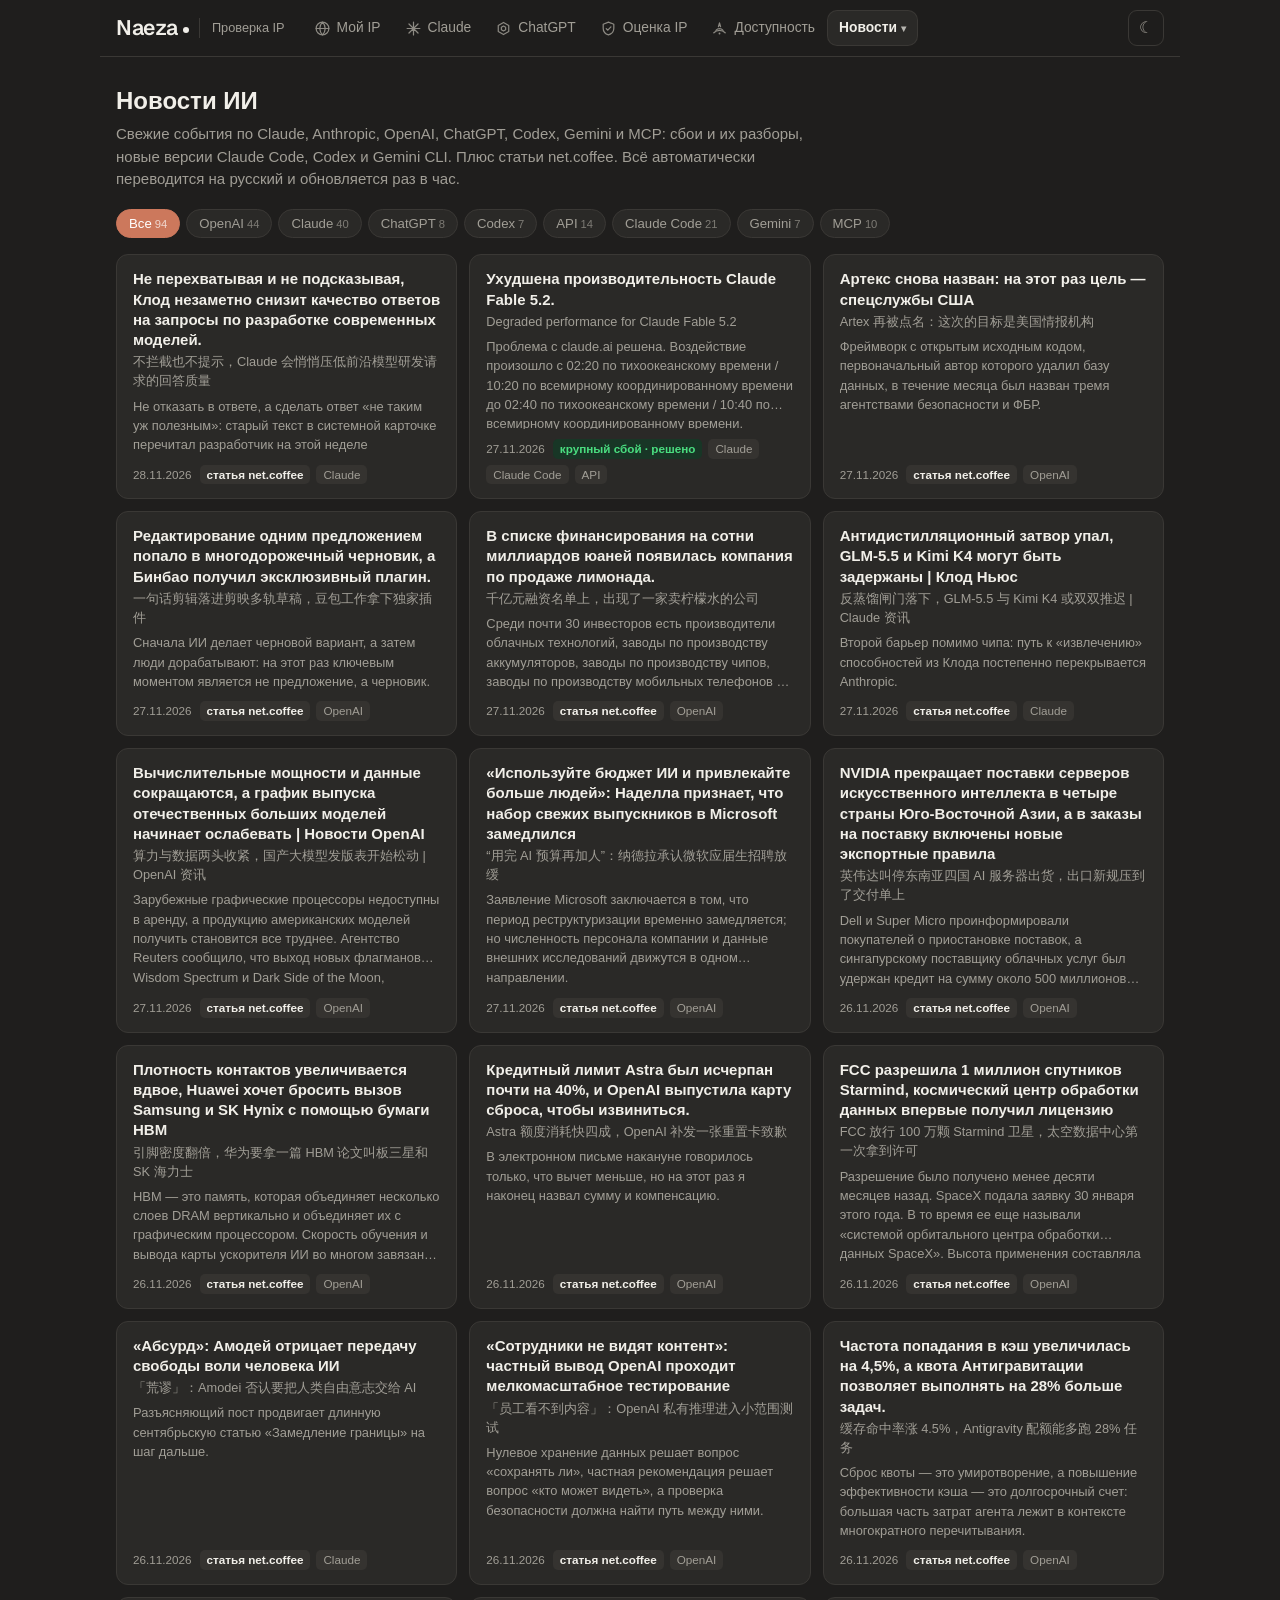
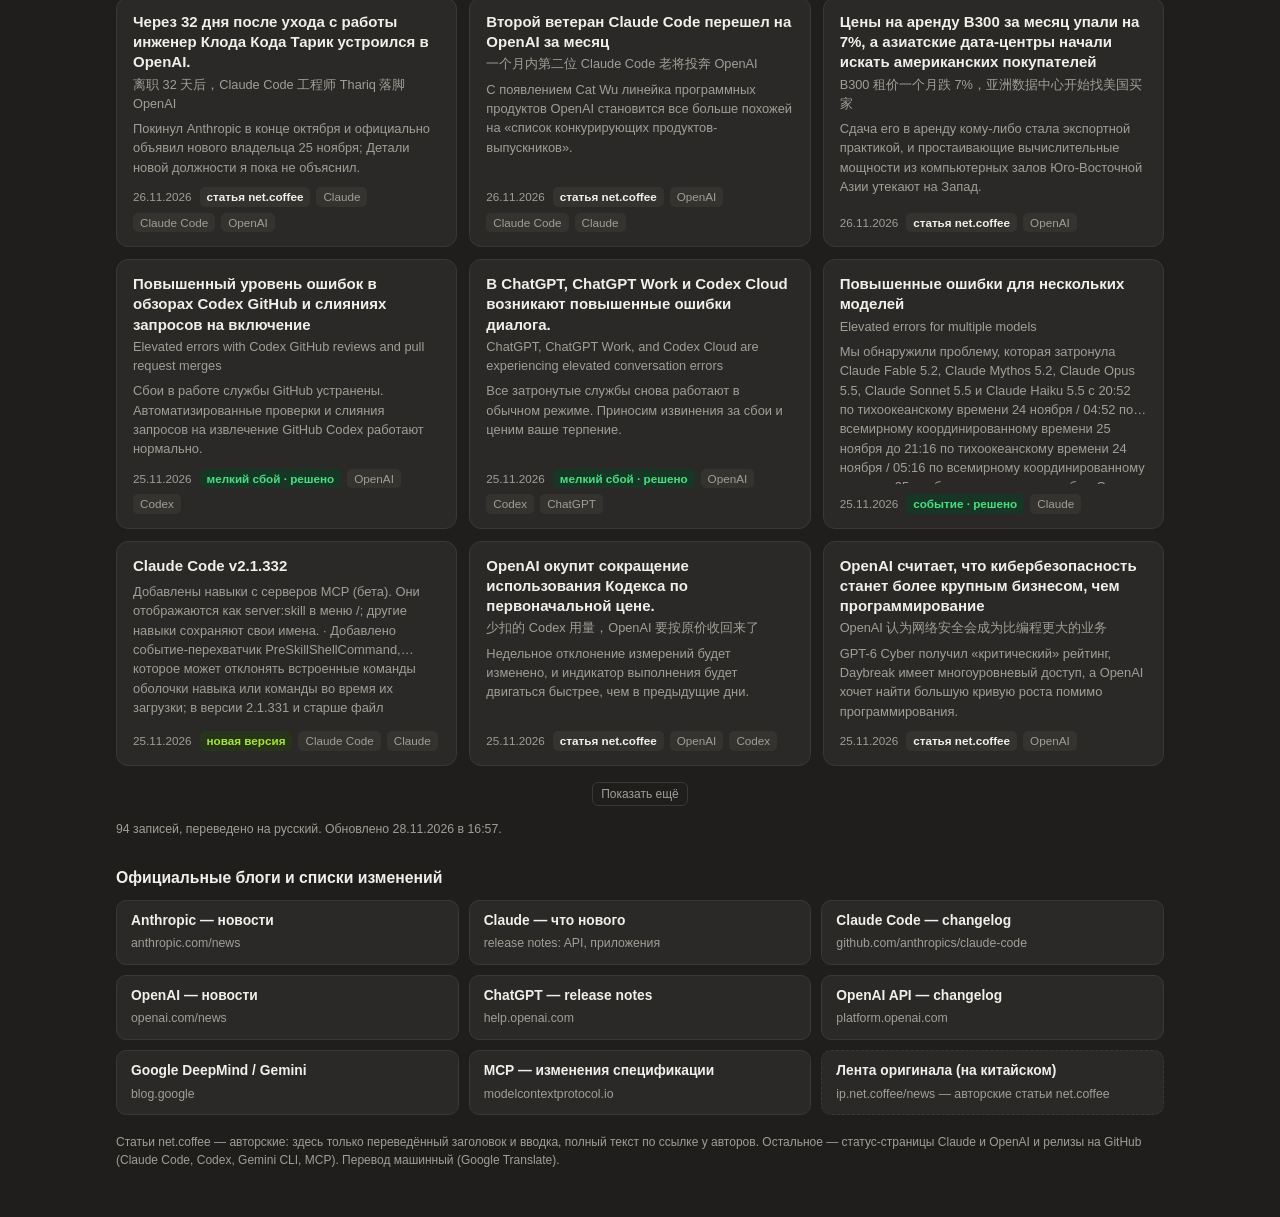
<file: news/index.html>
<!DOCTYPE html>
<html lang="ru">
<head>
<meta charset="UTF-8">
<meta name="viewport" content="width=device-width, initial-scale=1.0">
<meta name="robots" content="noindex, nofollow">
<meta name="theme-color" content="#cc785c">
<title>Новости ИИ</title>
<link rel="icon" href="data:image/svg+xml,%3Csvg xmlns='http://www.w3.org/2000/svg' viewBox='0 0 32 32'%3E%3Crect width='32' height='32' rx='8' fill='%23cc785c'/%3E%3Ctext x='16' y='22' font-size='16' text-anchor='middle' fill='white' font-family='Arial' font-weight='700'%3EN%3C/text%3E%3C/svg%3E">
<link rel="stylesheet" href="../common/site.css">
<script src="../common/site.js"></script>
<style>
.nw-bar{display:flex;flex-wrap:wrap;gap:6px;margin:4px 0 16px}
.nw-tag{border:1px solid var(--border);background:var(--card);color:var(--muted);border-radius:999px;padding:4px 12px;font:inherit;font-size:.88em;cursor:pointer}
.nw-tag:hover{color:var(--text)}
.nw-tag.on{background:var(--accent);border-color:var(--accent);color:#fff}
.nw-tag .n{opacity:.7;font-size:.85em;margin-left:3px}
.nw-grid{display:grid;grid-template-columns:repeat(3,minmax(0,1fr));gap:12px}
.nw-card{display:flex;flex-direction:column;background:var(--card);border:1px solid var(--border);border-radius:12px;padding:14px 16px;text-decoration:none;color:inherit;min-width:0}
.nw-card:hover{border-color:var(--accent)}
.nw-card h2{font-size:1em;margin:0 0 6px;line-height:1.35;word-break:break-word}
.nw-card p{color:var(--muted);font-size:.86em;margin:0 0 10px;line-height:1.5;flex:1;word-break:break-word;display:-webkit-box;-webkit-line-clamp:4;-webkit-box-orient:vertical;overflow:hidden}
.nw-meta{display:flex;flex-wrap:wrap;gap:6px;align-items:center;font-size:.78em}
.nw-date{color:var(--muted);margin-right:2px}
.nw-chip{background:var(--neutral-bg);color:var(--muted);border-radius:5px;padding:1px 7px}
.nw-kind{border-radius:5px;padding:1px 7px;font-weight:600}
.k-art{background:var(--neutral-bg);color:var(--text)}.k-inc{background:var(--warn-bg);color:var(--warn)}.k-ok{background:var(--safe-bg);color:var(--safe)}.k-rel{background:var(--info-bg);color:var(--info)}
.nw-orig{color:var(--muted);font-size:.85em;margin:-4px 0 6px;word-break:break-word}
.nw-empty{color:var(--muted);padding:20px 0}
.nw-more{display:block;margin:16px auto 0}
.src-grid{display:grid;grid-template-columns:repeat(3,minmax(0,1fr));gap:10px;margin-top:10px}
.src{display:block;background:var(--card);border:1px solid var(--border);border-radius:10px;padding:10px 14px;text-decoration:none;color:inherit;min-width:0}
.src:hover{border-color:var(--accent)}
.src b{display:block;font-size:.92em}
.src span{color:var(--muted);font-size:.82em}
.src.cn{border-style:dashed}
.src-state{color:var(--muted);font-size:.82em;margin-top:14px}
@media (max-width:860px){.nw-grid,.src-grid{grid-template-columns:repeat(2,minmax(0,1fr))}}
@media (max-width:560px){.nw-grid,.src-grid{grid-template-columns:1fr}}
</style>
</head>
<body>
<div class="container">
  <nav class="nav" id="nav"></nav>
  <div class="head"><div>
    <h1>Новости ИИ</h1>
    <p class="desc">Свежие события по Claude, Anthropic, OpenAI, ChatGPT, Codex, Gemini и MCP: сбои и их разборы, новые версии Claude Code, Codex и Gemini CLI. Плюс статьи net.coffee. Всё автоматически переводится на русский и обновляется раз в час.</p>
  </div></div>

  <div class="nw-bar" id="nwBar"></div>
  <div class="nw-grid" id="nwGrid"><div class="nw-empty">Загрузка…</div></div>
  <button class="btn nw-more" id="moreBtn" style="display:none">Показать ещё</button>
  <div class="src-state" id="srcState"></div>

  <h2 style="font-size:1.05em;margin:28px 0 0">Официальные блоги и списки изменений</h2>
  <div class="src-grid">
    <a class="src" href="https://www.anthropic.com/news" target="_blank" rel="noopener"><b>Anthropic — новости</b><span>anthropic.com/news</span></a>
    <a class="src" href="https://docs.claude.com/en/release-notes/overview" target="_blank" rel="noopener"><b>Claude — что нового</b><span>release notes: API, приложения</span></a>
    <a class="src" href="https://github.com/anthropics/claude-code/blob/main/CHANGELOG.md" target="_blank" rel="noopener"><b>Claude Code — changelog</b><span>github.com/anthropics/claude-code</span></a>
    <a class="src" href="https://openai.com/news/" target="_blank" rel="noopener"><b>OpenAI — новости</b><span>openai.com/news</span></a>
    <a class="src" href="https://help.openai.com/en/articles/6825453-chatgpt-release-notes" target="_blank" rel="noopener"><b>ChatGPT — release notes</b><span>help.openai.com</span></a>
    <a class="src" href="https://platform.openai.com/docs/changelog" target="_blank" rel="noopener"><b>OpenAI API — changelog</b><span>platform.openai.com</span></a>
    <a class="src" href="https://blog.google/technology/google-deepmind/" target="_blank" rel="noopener"><b>Google DeepMind / Gemini</b><span>blog.google</span></a>
    <a class="src" href="https://modelcontextprotocol.io/specification/changelog" target="_blank" rel="noopener"><b>MCP — изменения спецификации</b><span>modelcontextprotocol.io</span></a>
    <a class="src cn" id="cnLink" href="https://ip.net.coffee/news/" target="_blank" rel="noopener"><b>Лента оригинала (на китайском)</b><span>ip.net.coffee/news — авторские статьи net.coffee</span></a>
  </div>
  <div class="foot">Статьи net.coffee — авторские: здесь только переведённый заголовок и вводка, полный текст по ссылке у авторов. Остальное — статус-страницы Claude и OpenAI и релизы на GitHub (Claude Code, Codex, Gemini CLI, MCP). Перевод машинный (Google Translate).</div>
</div>

<script>
// Те же рубрики, что у оригинала (ip.net.coffee/news): Все, OpenAI, Claude, ChatGPT, Codex, API, Claude Code, Gemini, MCP
const TAGS = ['OpenAI', 'Claude', 'ChatGPT', 'Codex', 'API', 'Claude Code', 'Gemini', 'MCP'];
const CN_TAG = { 'Claude Code': 'Claude-Code' };
const PAGE = 24;
let items = [], curTag = 'all', shown = PAGE;

function pad(n) { return String(n).padStart(2, '0'); }
function fmtDate(iso) { const d = new Date(iso); return isNaN(d) ? '' : `${pad(d.getDate())}.${pad(d.getMonth() + 1)}.${d.getFullYear()}`; }
// Тот же шаблонный перевод названий инцидентов, что на вкладке «Статусы»
const NAME_RULES = [
  [/^(?:elevated|increased|higher) (?:number of |rate of )?((?:[\w./-]+ ){0,3}?)(?:error rates?|errors?)(?: rates?)?(?: (?:on|for|in|with|affecting|when using|across))? ?(.*)$/i, 'Больше ошибок'],
  [/^(?:elevated|increased|high) latency(?: (?:on|for|in|with|affecting))? ?(.*)$/i, 'Рост задержек'],
  [/^degraded (?:performance|service|availability)(?: (?:on|for|in|of|with|affecting))? ?(.*)$/i, 'Работает с перебоями'],
  [/^partial (?:outage|service disruption)(?: (?:on|for|in|of|with|affecting))? ?(.*)$/i, 'Частичный сбой'],
  [/^(?:major )?(?:outage|service disruption|disruption)(?: (?:on|for|in|of|with|affecting))? ?(.*)$/i, 'Сбой'],
  [/^scheduled maintenance(?: (?:on|for|of))? ?(.*)$/i, 'Плановые работы'],
  [/^investigating(?: issues? (?:with|on|in))? ?(.*)$/i, 'Разбираются'],
  [/^(.+?) errors? (?:in|on|for|with) (.+)$/i, 'Ошибки'],
  [/^(.+?) (?:is |are )?(?:unavailable|down|not loading)$/i, 'Недоступно'],
  [/^(.+?) (?:issues?|problems?|errors?|degradation|outage)$/i, 'Проблемы'],
  [/^(?:delays?|delayed) (?:in|for|on|with)? ?(.*)$/i, 'Задержки'],
];
function nameRU(n) { for (const [re, ru] of NAME_RULES) { const m = n.match(re); if (m) { const g = m.slice(1).map(s => (s || '').trim()); const what = g.length > 1 ? g[0] : '', where = g[g.length - 1].replace(/^the /i, ''); return ru + (what ? ` (${what})` : '') + (where ? `: ${where}` : ''); } } return n; }
const IMPACT_RU = { none: 'событие', minor: 'мелкий сбой', major: 'крупный сбой', critical: 'авария', maintenance: 'техработы' };
const ST_RU = { investigating: 'разбираются', identified: 'причина найдена', monitoring: 'наблюдают', resolved: 'решено', postmortem: 'разбор' };
// Markdown-тело релиза → 2–3 первых пункта простым текстом
function mdPoints(md, n) {
  return String(md || '').split('\n').map(l => l.trim()).filter(l => /^[-*] /.test(l))
    .slice(0, n || 3).map(l => l.replace(/^[-*] /, '').replace(/\[([^\]]+)\]\([^)]+\)/g, '$1').replace(/`|\*\*/g, '')
      .replace(/ by @\S+ in https?:\/\/\S+/g, '').replace(/\s*\(#[\d, #]+\)/g, '')).join(' · ');
}
// Кэш на 10 минут: у GitHub лимит 60 запросов в час без ключа
async function cached(key, url, ttl) {
  try { const c = JSON.parse(sessionStorage.getItem(key) || 'null'); if (c && Date.now() - c.t < ttl) return c.d; } catch {}
  const r = await fetch(url, { signal: AbortSignal.timeout(12000) });
  if (!r.ok) throw new Error('HTTP ' + r.status);
  const d = await r.json();
  try { sessionStorage.setItem(key, JSON.stringify({ t: Date.now(), d })); } catch {}
  return d;
}

// ===== Источники =====
async function statusIncidents(host, base, tagger, label) {
  const d = await cached('nw_' + host, `https://${host}/api/v2/incidents.json`, 5 * 60e3);
  return (d.incidents || []).slice(0, 25).map(i => {
    const text = [i.name, ...(i.components || []).map(c => c.name)].join(' ');
    const ru = nameRU(i.name);
    const upd = i.incident_updates?.[0];
    return {
      title: ru, orig: ru !== i.name ? i.name : '', date: i.created_at,
      desc: (upd?.body || '').replace(/\s+/g, ' ').slice(0, 220),
      tags: [...new Set([...base, ...tagger(text)])], url: i.shortlink || `https://${host}`,
      kind: i.status === 'resolved' ? ['k-ok', `${IMPACT_RU[i.impact] || 'сбой'} · решено`] : ['k-inc', `${IMPACT_RU[i.impact] || 'сбой'} · ${ST_RU[i.status] || i.status}`],
      src: label,
    };
  });
}
async function ghReleases(repo, tags, title, opts) {
  const d = await cached('nw_gh_' + repo, `https://api.github.com/repos/${repo}/releases?per_page=30`, 10 * 60e3);
  return d.filter(r => !r.draft && !r.prerelease).slice(0, (opts && opts.max) || 10).map(r => ({
    title: title(r), orig: '', date: r.published_at,
    desc: mdPoints(r.body, 3) || String(r.body || '').replace(/[#*`\r]/g, '').replace(/\s+/g, ' ').slice(0, 200),
    tags, url: r.html_url, kind: ['k-rel', 'новая версия'], src: 'GitHub ' + repo,
  }));
}
const SOURCES = [
  ['Статус Claude', () => statusIncidents('status.claude.com', ['Claude'], t => [
    ...(/claude code/i.test(t) ? ['Claude Code'] : []), ...(/\bAPI\b|console|platform/i.test(t) ? ['API'] : []), ...(/\bMCP\b|connector/i.test(t) ? ['MCP'] : [])], 'status.claude.com')],
  ['Статус OpenAI', () => statusIncidents('status.openai.com', ['OpenAI'], t => [
    ...(/chatgpt|conversation|login|voice|gpts|deep research|file upload|search|image generation/i.test(t) ? ['ChatGPT'] : []),
    ...(/codex/i.test(t) ? ['Codex'] : []), ...(/\bAPI\b|completions|responses|embeddings|fine-tuning|batch|realtime|moderations/i.test(t) ? ['API'] : [])], 'status.openai.com')],
  ['Claude Code', () => ghReleases('anthropics/claude-code', ['Claude Code', 'Claude'], r => `Claude Code ${r.tag_name}`)],
  ['Codex', () => ghReleases('openai/codex', ['Codex', 'OpenAI'], r => `Codex CLI ${r.name || r.tag_name}`)],
  ['Gemini CLI', () => ghReleases('google-gemini/gemini-cli', ['Gemini'], r => `Gemini CLI ${r.tag_name}`)],
  ['MCP', () => ghReleases('modelcontextprotocol/modelcontextprotocol', ['MCP'], r => `Спецификация MCP ${r.tag_name}`, { max: 5 })],
];

// ===== Отрисовка =====
function renderBar() {
  const cnt = t => t === 'all' ? items.length : items.filter(i => i.tags.includes(t)).length;
  document.getElementById('nwBar').innerHTML = ['all', ...TAGS].map(t =>
    `<button class="nw-tag${t === curTag ? ' on' : ''}" data-tag="${esc(t)}">${t === 'all' ? 'Все' : esc(t)}<span class="n">${cnt(t)}</span></button>`).join('');
  const cn = document.getElementById('cnLink');
  cn.href = curTag === 'all' ? 'https://ip.net.coffee/news/' : `https://ip.net.coffee/news/tag/${encodeURIComponent(CN_TAG[curTag] || curTag)}/`;
}
function renderGrid() {
  const list = curTag === 'all' ? items : items.filter(i => i.tags.includes(curTag));
  const el = document.getElementById('nwGrid');
  el.innerHTML = list.length ? list.slice(0, shown).map(i => `<a class="nw-card" href="${esc(i.url)}" target="_blank" rel="noopener nofollow">
      <h2>${esc(i.title)}</h2>${i.orig ? `<div class="nw-orig">${esc(i.orig)}</div>` : ''}
      <p>${esc(i.desc)}</p>
      <div class="nw-meta"><span class="nw-date">${fmtDate(i.date)}</span><span class="nw-kind ${i.kind[0]}">${esc(i.kind[1])}</span>${i.tags.map(t => `<span class="nw-chip">${esc(t)}</span>`).join('')}</div>
    </a>`).join('') : '<div class="nw-empty">В этой рубрике пока пусто</div>';
  document.getElementById('moreBtn').style.display = list.length > shown ? '' : 'none';
}
function setTag(t) {
  curTag = t; shown = PAGE; renderBar(); renderGrid();
  const u = new URL(location.href); t === 'all' ? u.searchParams.delete('tag') : u.searchParams.set('tag', t); history.replaceState(null, '', u);
}
document.getElementById('nwBar').addEventListener('click', e => { const b = e.target.closest('.nw-tag'); if (b) setTag(b.dataset.tag); });
document.getElementById('moreBtn').addEventListener('click', () => { shown += PAGE; renderGrid(); });

// Готовая лента с переводом (собирается раз в час: scripts/build_news.py)
async function fromBuilt() {
  const r = await fetch('news.json', { cache: 'no-cache', signal: AbortSignal.timeout(8000) });
  if (!r.ok) throw new Error('HTTP ' + r.status);
  return r.json();
}

async function main() {
  const q = new URLSearchParams(location.search).get('tag');
  if (q && TAGS.includes(q)) curTag = q;
  renderBar();
  try {
    const d = await fromBuilt();
    items = d.items;
    renderBar(); renderGrid();
    const upd = new Date(d.updated);
    document.getElementById('srcState').textContent = `${items.length} записей, переведено на русский. Обновлено ${fmtDate(d.updated)} в ${pad(upd.getHours())}:${pad(upd.getMinutes())}` +
      (d.sources_failed?.length ? `. В прошлый раз не ответили: ${d.sources_failed.join(', ')}` : '') + '.';
    return;
  } catch {}
  // Запасной путь — живые источники без перевода
  const res = await Promise.allSettled(SOURCES.map(([, f]) => f()));
  const failed = [];
  res.forEach((r, i) => { if (r.status === 'fulfilled') items.push(...r.value); else failed.push(SOURCES[i][0]); });
  items.sort((a, b) => new Date(b.date) - new Date(a.date));
  renderBar(); renderGrid();
  document.getElementById('srcState').textContent = `Загружено ${items.length} записей из ${SOURCES.length - failed.length} источников` +
    (failed.length ? `. Не ответили: ${failed.join(', ')}` : '') + '. Обновление — при открытии страницы (кэш 5–10 минут).';
}
main();
</script>
</body>
</html>
</file>
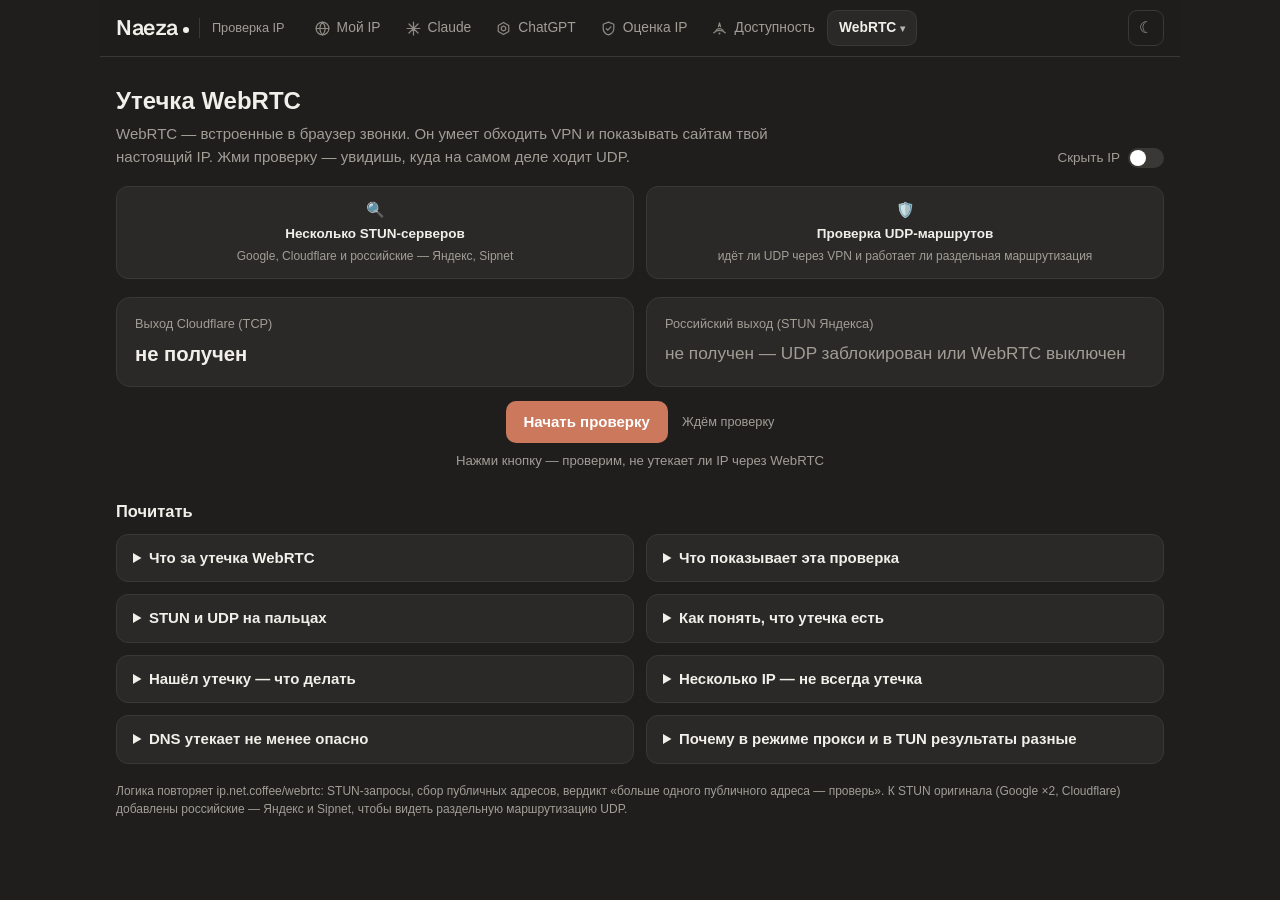
<file: webrtc/index.html>
<!DOCTYPE html>
<html lang="ru">
<head>
<meta charset="UTF-8">
<meta name="viewport" content="width=device-width, initial-scale=1.0">
<meta name="robots" content="noindex, nofollow">
<meta name="theme-color" content="#cc785c">
<title>Утечка WebRTC — проверка</title>
<link rel="icon" href="data:image/svg+xml,%3Csvg xmlns='http://www.w3.org/2000/svg' viewBox='0 0 32 32'%3E%3Crect width='32' height='32' rx='8' fill='%23cc785c'/%3E%3Ctext x='16' y='22' font-size='16' text-anchor='middle' fill='white' font-family='Arial' font-weight='700'%3EN%3C/text%3E%3C/svg%3E">
<link rel="stylesheet" href="../common/site.css">
<script src="../common/site.js"></script>
<style>
.feats{display:grid;grid-template-columns:repeat(2,1fr);gap:12px;margin-bottom:18px}
.feat{background:var(--card);border:1px solid var(--border);border-radius:12px;padding:12px 14px;text-align:center}
.feat b{display:block;font-size:.9em;margin-top:2px}
.feat span{color:var(--muted);font-size:.8em}
.test-row{display:flex;gap:14px;align-items:center;justify-content:center;flex-wrap:wrap;margin-bottom:8px}
.hint{text-align:center;color:var(--muted);font-size:.88em;margin-bottom:14px}
.status-bar{text-align:center;color:var(--muted);font-size:.92em;margin-bottom:14px}
.spinner{display:inline-block;width:12px;height:12px;border:2px solid var(--border);border-top-color:var(--accent);border-radius:50%;animation:spin .8s linear infinite;margin-right:8px;vertical-align:-1px}
@keyframes spin{to{transform:rotate(360deg)}}
.verdict{border-radius:12px;padding:12px 16px;margin-bottom:10px;font-weight:600}
.verdict-safe{background:var(--safe-bg);color:var(--safe)}
.verdict-warn{background:var(--warn-bg);color:var(--warn)}
.verdict-danger{background:var(--danger-bg);color:var(--danger)}
.note{color:var(--muted);font-size:.85em;line-height:1.5;margin:0 0 14px}
.exits{display:grid;grid-template-columns:repeat(2,1fr);gap:12px;margin-bottom:14px}
.articles{display:grid;grid-template-columns:repeat(2,1fr);gap:12px;align-items:start;margin-top:10px}
details.fold{background:var(--card);border:1px solid var(--border);border-radius:12px;padding:12px 16px}
details.fold summary{cursor:pointer;font-weight:600}
details.fold .article p,details.fold .article ul{margin:8px 0}
.article code{background:var(--neutral-bg);border-radius:4px;padding:0 4px;font-size:.9em;word-break:break-all}
.article table{width:100%;border-collapse:collapse;margin:10px 0;font-size:.88em}
.article th,.article td{border:1px solid var(--border);padding:6px 8px;text-align:left;vertical-align:top}
@media (max-width:860px){.articles,.exits{grid-template-columns:1fr}}
@media (max-width:560px){.feats{grid-template-columns:1fr}.tbl .col-srv{display:none}}
</style>
</head>
<body>
<div class="container">
  <nav class="nav" id="nav"></nav>
  <div class="head">
    <div>
      <h1>Утечка WebRTC</h1>
      <p class="desc">WebRTC — встроенные в браузер звонки. Он умеет обходить VPN и показывать сайтам твой настоящий IP. Жми проверку — увидишь, куда на самом деле ходит UDP.</p>
    </div>
    <label class="toggle">Скрыть IP <input type="checkbox" id="ipMaskToggle"><span class="slider"></span></label>
  </div>

  <div class="feats">
    <div class="feat">🔍<b>Несколько STUN-серверов</b><span>Google, Cloudflare и российские — Яндекс, Sipnet</span></div>
    <div class="feat">🛡️<b>Проверка UDP-маршрутов</b><span>идёт ли UDP через VPN и работает ли раздельная маршрутизация</span></div>
  </div>

  <div class="exits">
    <div class="card"><div class="label">Выход Cloudflare (TCP)</div><div class="ip-addr" id="cfIP"><span class="loading" style="width:170px;height:22px"></span></div></div>
    <div class="card"><div class="label">Российский выход (STUN Яндекса)</div><div class="ip-addr" id="ruIP"><span class="loading" style="width:170px;height:22px"></span></div></div>
  </div>

  <div class="test-row">
    <button class="btn-primary" id="testBtn" onclick="runTest()">Начать проверку</button>
    <span id="rtcStatus" class="small">Ждём проверку</span>
  </div>
  <div class="hint">Нажми кнопку — проверим, не утекает ли IP через WebRTC</div>

  <div class="status-bar" id="statusBar"></div>
  <div id="verdictArea"></div>

  <div class="card tbl-wrap" id="resultTable" style="display:none;margin-bottom:12px">
    <table class="tbl">
      <thead><tr><th>#</th><th>IP</th><th>Тип</th><th>Где</th><th class="col-srv">STUN</th><th>Статус</th></tr></thead>
      <tbody id="resultBody"></tbody>
    </table>
  </div>

  <h2 style="font-size:1.1em;margin:28px 0 4px">Почитать</h2>
  <div class="articles">
    <details class="fold">
      <summary>Что за утечка WebRTC</summary>
      <div class="article">
        <p>WebRTC даёт браузеру звонки и передачу файлов без плагинов. Чтобы соединиться напрямую, он спрашивает у STUN-сервера: «какой у меня внешний IP?». Запрос идёт по UDP, а многие VPN и прокси пропускают только TCP.</p>
        <p>Итог: ты думаешь, что под VPN, а WebRTC отдаёт сайту адрес провайдера. Странице для этого не нужно никаких разрешений.</p>
      </div>
    </details>
    <details class="fold">
      <summary>Что показывает эта проверка</summary>
      <div class="article">
        <p>Страница шлёт UDP-запросы сразу на несколько STUN-серверов и собирает, какой IP увидел каждый:</p>
        <ul>
          <li><strong>забирает ли VPN UDP</strong> — если STUN видит адрес VPN, всё хорошо;</li>
          <li><strong>есть ли утечка</strong> — если STUN видит адрес провайдера, UDP идёт мимо;</li>
          <li><strong>работает ли раздельная маршрутизация</strong> — российские STUN (Яндекс, Sipnet) при split-туннеле должны видеть домашний IP, зарубежные — адрес VPN;</li>
          <li><strong>IPv6</strong> — если клиент обрабатывает только IPv4, IPv6 может светиться напрямую.</li>
        </ul>
      </div>
    </details>
    <details class="fold">
      <summary>STUN и UDP на пальцах</summary>
      <div class="article">
        <p><strong>UDP</strong> — протокол без установки соединения: быстро, но без гарантий. На нём звонки, игры, голос.</p>
        <p><strong>STUN</strong> — сервер-«зеркало»: шлёшь ему UDP-пакет, он отвечает, с какого IP пакет пришёл. Если пакет ушёл мимо VPN, зеркало покажет настоящий адрес.</p>
      </div>
    </details>
    <details class="fold">
      <summary>Как понять, что утечка есть</summary>
      <div class="article">
        <p>Сравни выход VPN и то, что увидели STUN-серверы:</p>
        <ul>
          <li>совпадают, или WebRTC выключен и адресов нет — всё в порядке;</li>
          <li>зарубежный STUN увидел <strong>другой</strong> адрес, и это адрес провайдера — утечка.</li>
        </ul>
        <p>Страница сравнивает это сама.</p>
      </div>
    </details>
    <details class="fold">
      <summary>Нашёл утечку — что делать</summary>
      <div class="article">
        <p><strong>Firefox:</strong> <code>about:config</code> → <code>media.peerconnection.enabled</code> → <code>false</code>. WebRTC выключится целиком.</p>
        <p><strong>Chrome / Edge / Яндекс Браузер:</strong> штатного выключателя нет. Поставь uBlock Origin и включи в настройках «Предотвращать утечку локальных IP через WebRTC».</p>
        <p><strong>Brave:</strong> Настройки → Конфиденциальность → Политика WebRTC → «Отключить непроксированный UDP».</p>
        <p><strong>Safari</strong> и так ограничивает WebRTC, риск ниже.</p>
        <p><strong>Тоньше — маршрутизировать UDP.</strong> Если звонки в браузере нужны, не выключай WebRTC, а в VPN-клиенте направь UDP к зарубежным STUN (Google, Cloudflare) через VPN. Российские сервисы (Телемост, звонки VK) пусть идут напрямую.</p>
      </div>
    </details>
    <details class="fold">
      <summary>Несколько IP — не всегда утечка</summary>
      <div class="article">
        <p>При раздельной маршрутизации (российское напрямую, остальное через VPN) разные STUN-серверы видят разные адреса — так и задумано:</p>
        <ul>
          <li>Google / Cloudflare STUN → через VPN → адрес VPN (например, Нидерланды);</li>
          <li>Яндекс / Sipnet STUN → напрямую → домашний российский IP.</li>
        </ul>
        <p>Тревожно, когда <strong>зарубежные</strong> STUN видят твой российский IP — значит, UDP к ним идёт мимо VPN. Смотри колонку «STUN» и страну.</p>
      </div>
    </details>
    <details class="fold">
      <summary>DNS утекает не менее опасно</summary>
      <div class="article">
        <p>WebRTC выдаёт, <em>кто</em> ты (IP), DNS — <em>куда</em> ты ходишь. Если DNS-запросы уходят провайдеру, он видит все домены, а сервисы по резолверу понимают твою страну.</p>
        <p>Проверь и это: <a href="../dns/">утечка DNS</a>.</p>
      </div>
    </details>
    <details class="fold">
      <summary>Почему в режиме прокси и в TUN результаты разные</summary>
      <div class="article">
        <p><strong>Режим прокси (HTTP/SOCKS)</strong> передаёт только TCP. UDP-запрос к STUN вообще не уходит — и страница пишет «утечки нет». Это может быть иллюзия.</p>
        <p><strong>TUN-режим</strong> забирает весь трафик, включая UDP. Если сервер не умеет UDP, или UDP идёт другой линией, или правила не покрывают STUN — адреса TCP и UDP разойдутся, и проверка покажет утечку.</p>
        <table>
          <tr><th>Режим</th><th>UDP к STUN</th><th>Результат</th></tr>
          <tr><td>Прокси</td><td>не уходит</td><td>«утечки нет» — может быть иллюзией</td></tr>
          <tr><td>TUN</td><td>уходит</td><td>честная картина UDP</td></tr>
        </table>
        <p>Проверяй в TUN-режиме.</p>
      </div>
    </details>
  </div>

  <div class="foot">Логика повторяет ip.net.coffee/webrtc: STUN-запросы, сбор публичных адресов, вердикт «больше одного публичного адреса — проверь». К STUN оригинала (Google ×2, Cloudflare) добавлены российские — Яндекс и Sipnet, чтобы видеть раздельную маршрутизацию UDP.</div>
</div>

<script>
// STUN оригинала + российские
const STUNS = [
  { url: 'stun:stun.l.google.com:19302', name: 'Google', ru: false },
  { url: 'stun:stun.cloudflare.com:3478', name: 'Cloudflare', ru: false },
  { url: 'stun:stun1.l.google.com:19302', name: 'Google 2', ru: false },
  { url: 'stun:stun.rtc.yandex.net:3478', name: 'Яндекс', ru: true },
  { url: 'stun:stun.sipnet.ru:3478', name: 'Sipnet', ru: true },
];
const PRIVATE = /^(0\.|127\.|10\.|172\.|192\.168\.|198\.1[89]\.|100\.64\.)/;

let cfIP = '', cfCC = '';
(async () => {
  const el = document.getElementById('cfIP');
  try {
    const e = await trace('https://1.1.1.1/cdn-cgi/trace', 5000);
    cfIP = e.ip || '';
    if (!cfIP) throw 0;
    el.innerHTML = displayIP(cfIP);
    try { const g = await geoip(cfIP); cfCC = (g.country_code || '').toLowerCase(); el.innerHTML = `${flagImg(cfCC)} ${displayIP(cfIP)}`; } catch {}
  } catch { el.textContent = 'не получен'; }
})();
(async () => {
  const el = document.getElementById('ruIP');
  const ru = await fetchRUIP();
  if (!ru) { el.innerHTML = '<span class="small">не получен — UDP заблокирован или WebRTC выключен</span>'; return; }
  el.innerHTML = displayIP(ru.ip);
  try { const g = await geoip(ru.ip); el.innerHTML = `${flagImg(g.country_code)} ${displayIP(ru.ip)}`; } catch {}
})();

// Один STUN-сервер — отдельное соединение, чтобы знать, кто какой адрес увидел
function probe(stun, ips) {
  return new Promise(async resolve => {
    let pc;
    try {
      pc = new RTCPeerConnection({ iceServers: [{ urls: stun.url }] });
      pc.createDataChannel('');
      await pc.setLocalDescription(await pc.createOffer());
    } catch { try { pc && pc.close(); } catch {} return resolve(); }
    const t = setTimeout(() => { pc.close(); resolve(); }, 6000);
    pc.onicecandidate = e => {
      if (!e.candidate) { clearTimeout(t); pc.close(); resolve(); return; }
      const c = e.candidate.candidate;
      const add = (ip, type) => {
        if (!ips.has(ip)) ips.set(ip, { type, servers: new Set() });
        if (type === 'stun') ips.get(ip).servers.add(stun);
      };
      const m4 = c.match(/([0-9]{1,3}\.){3}[0-9]{1,3}/);
      if (m4 && m4[0] !== '0.0.0.0' && !PRIVATE.test(m4[0]))
        add(m4[0], c.includes('srflx') ? 'stun' : c.includes('relay') ? 'relay' : 'local');
      const m6 = c.match(/([a-f0-9]{1,4}:){2,7}[a-f0-9]{1,4}/i);
      if (m6 && !m6[0].startsWith('::1') && !/^fe80/i.test(m6[0]))
        add(m6[0], c.includes('srflx') ? 'stun' : 'local6');
    };
  });
}

const TYPE_LBL = { stun: 'публичный (STUN)', relay: 'ретранслятор (TURN)', local: 'локальный', local6: 'локальный IPv6' };

let testing = false;
async function runTest() {
  if (testing) return;
  testing = true;
  const btn = document.getElementById('testBtn');
  btn.disabled = true; btn.textContent = 'Проверяем…';
  const statusBar = document.getElementById('statusBar'), verdictArea = document.getElementById('verdictArea');
  const table = document.getElementById('resultTable'), tbody = document.getElementById('resultBody');
  verdictArea.innerHTML = ''; tbody.innerHTML = ''; table.style.display = 'none';
  statusBar.innerHTML = '<span class="spinner"></span>Опрашиваем STUN-серверы…';

  const ips = new Map();
  await Promise.all(STUNS.map(s => probe(s, ips)));
  // Публичные — первыми; как у оригинала, показываем не больше 5 адресов
  const ipArr = [...ips.entries()].sort((a, b) => (a[1].type === 'stun' ? 0 : 1) - (b[1].type === 'stun' ? 0 : 1)).slice(0, 5);

  const done = () => { statusBar.textContent = ''; testing = false; btn.disabled = false; btn.textContent = 'Проверить ещё раз'; };

  if (!ipArr.length) {
    document.getElementById('rtcStatus').innerHTML = '<span class="tag tag-safe">выключен</span>';
    verdictArea.innerHTML = '<div class="verdict verdict-safe">✓ WebRTC выключен или ничего не отдаёт — утечки нет</div>'
      + '<p class="note">Если VPN-клиент работает в режиме прокси, UDP может просто не уходить. Для честного результата проверь в TUN-режиме. Если не прокси — не обращай внимания.</p>';
    return done();
  }

  document.getElementById('rtcStatus').innerHTML = `<span class="tag tag-info">включён</span> найдено адресов: ${ipArr.length}`;
  statusBar.innerHTML = '<span class="spinner"></span>Определяем, где адреса…';

  const results = [];
  for (const [ip, info] of ipArr) {
    let geo = null; try { geo = await geoip(ip); } catch {}
    results.push({ ip, ...info, geo, cc: (geo?.country_code || '').toLowerCase() });
  }

  // Вердикт как у оригинала: больше одного разного публичного STUN-адреса → возможна утечка
  const pub = results.filter(r => r.type === 'stun');
  const hasMultiplePublic = new Set(pub.map(r => r.ip)).size > 1;

  // Российская расшифровка: кто что увидел
  const foreignSeen = pub.filter(r => [...r.servers].some(s => !s.ru));
  const ruOnly = pub.filter(r => [...r.servers].every(s => s.ru));
  const foreignRU = foreignSeen.filter(r => r.cc === 'ru' && cfCC !== 'ru');
  let note = '';
  if (foreignRU.length) note = '<div class="verdict verdict-danger">⚠️ Зарубежные STUN видят российский IP — UDP к ним идёт мимо VPN. Это настоящая утечка.</div>';
  else if (hasMultiplePublic && ruOnly.length && foreignSeen.length)
    note = '<p class="note">Похоже на раздельную маршрутизацию: российские STUN (Яндекс, Sipnet) идут напрямую, зарубежные — через VPN. Если так и настроено — всё нормально.</p>';

  verdictArea.innerHTML = (hasMultiplePublic
    ? '<div class="verdict verdict-warn">⚠️ Возможна утечка WebRTC!<br><span style="font-weight:400">Найдено несколько разных публичных адресов. Если ты сам настроил раздельную маршрутизацию — сверь адреса с правилами.</span></div>'
    : '<div class="verdict verdict-safe">✓ Отлично! Утечки WebRTC нет</div>') + note;

  tbody.innerHTML = results.map((r, i) => {
    const geoStr = r.geo ? [r.geo.country, r.geo.city].filter(Boolean).join(' · ') : '';
    const srv = [...r.servers].map(s => s.name).join(', ') || '—';
    const tag = r.type === 'stun'
      ? (hasMultiplePublic ? '<span class="tag tag-warn">проверь</span>' : '<span class="tag tag-safe">норма</span>')
      : '<span class="tag tag-neutral">локальный</span>';
    return `<tr>
      <td>${i + 1}</td>
      <td style="font-weight:600">${displayIP(r.ip)}</td>
      <td><span class="tag tag-info">${TYPE_LBL[r.type]}</span></td>
      <td>${flagImg(r.cc)} ${esc(geoStr)}</td>
      <td class="col-srv small">${esc(srv)}</td>
      <td>${tag}</td>
    </tr>`;
  }).join('');
  table.style.display = '';
  done();
}

(function () {
  const items = [...document.querySelectorAll('details.fold')];
  items.forEach((el, i) => el.addEventListener('toggle', () => {
    if (window.innerWidth <= 860) return;
    const p = i % 2 === 0 ? items[i + 1] : items[i - 1];
    if (p && p.open !== el.open) p.open = el.open;
  }));
})();
</script>
</body>
</html>
</file>
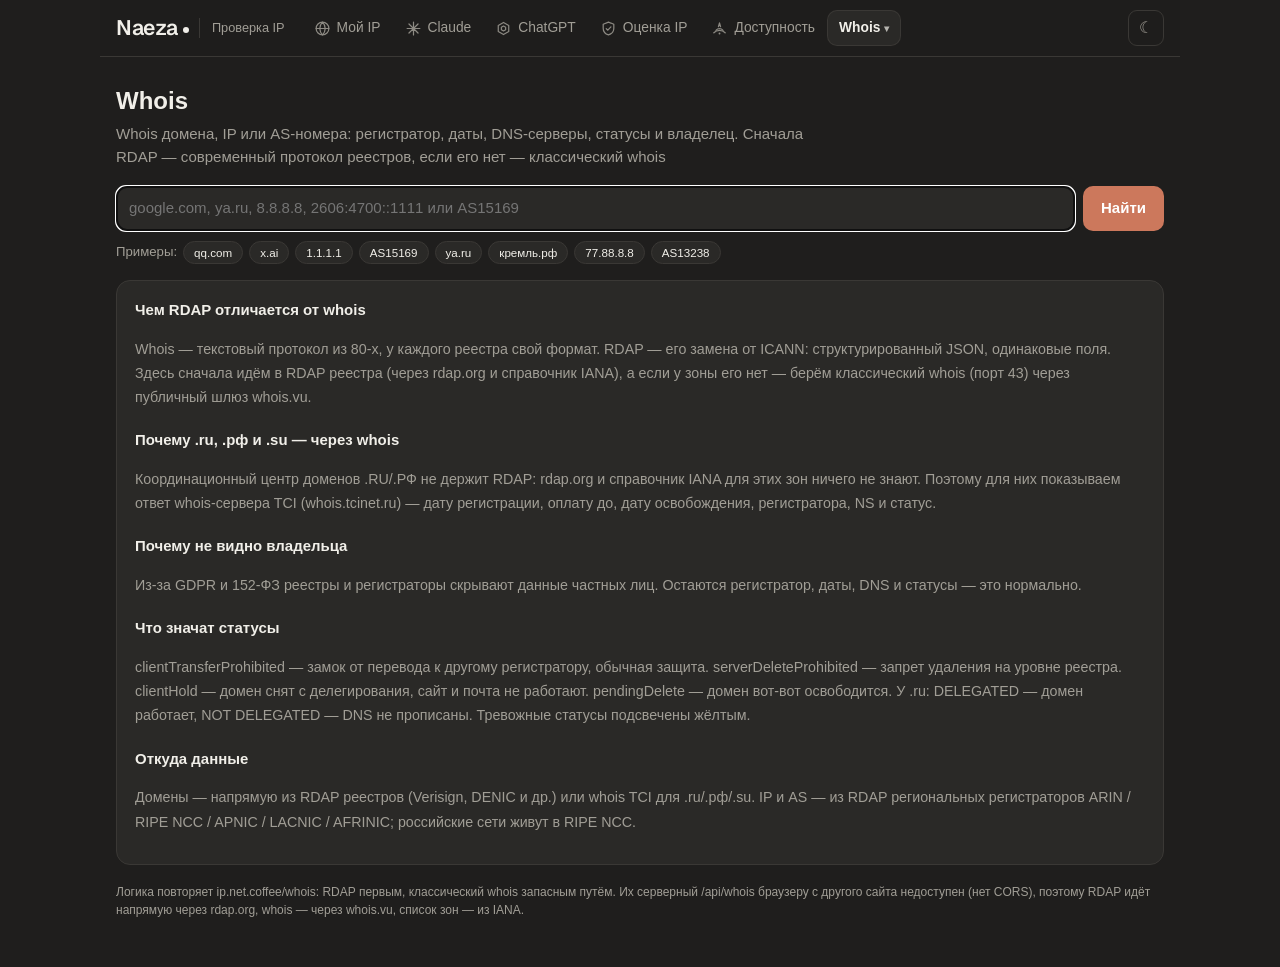
<file: whois/index.html>
<!DOCTYPE html>
<html lang="ru">
<head>
<meta charset="UTF-8">
<meta name="viewport" content="width=device-width, initial-scale=1.0">
<meta name="robots" content="noindex, nofollow">
<meta name="theme-color" content="#cc785c">
<title>Whois</title>
<link rel="icon" href="data:image/svg+xml,%3Csvg xmlns='http://www.w3.org/2000/svg' viewBox='0 0 32 32'%3E%3Crect width='32' height='32' rx='8' fill='%23cc785c'/%3E%3Ctext x='16' y='22' font-size='16' text-anchor='middle' fill='white' font-family='Arial' font-weight='700'%3EN%3C/text%3E%3C/svg%3E">
<link rel="stylesheet" href="../common/site.css">
<script src="../common/site.js"></script>
<style>
.w-ex{display:flex;flex-wrap:wrap;gap:6px;align-items:center;margin:-4px 0 16px;font-size:.88em;color:var(--muted)}
.w-chip{display:inline-flex;align-items:center;gap:4px;border:1px solid var(--border);border-radius:999px;padding:2px 10px;cursor:pointer;color:var(--text);background:var(--card);font-size:.88em;white-space:nowrap}
.w-chip:hover{border-color:var(--accent)}
.w-meta{display:flex;align-items:center;gap:10px;color:var(--muted);font-size:.85em;margin-bottom:10px;flex-wrap:wrap}
.w-hero{background:var(--card);border:1px solid var(--accent);border-radius:14px;padding:16px 18px;margin-bottom:12px}
.w-hero-top{display:flex;align-items:center;gap:14px;flex-wrap:wrap}
.w-ic{width:44px;height:44px;border-radius:10px;background:var(--neutral-bg);display:grid;place-items:center;flex-shrink:0}
.w-ic svg{width:24px;height:24px;fill:none;stroke:var(--accent);stroke-width:1.8;stroke-linecap:round;stroke-linejoin:round}
.w-name{font-size:1.45em;font-weight:800;word-break:break-all;text-decoration:none;display:inline-flex;align-items:center;gap:6px}
.w-name svg{width:16px;height:16px;opacity:.6}
.w-sub{color:var(--muted);font-size:.88em;margin-top:2px;word-break:break-word}
.w-pill{border-radius:999px;padding:3px 12px;font-size:.82em;font-weight:600;white-space:nowrap}
.w-pill.ok{background:var(--safe-bg);color:var(--safe)}.w-pill.bad{background:var(--danger-bg);color:var(--danger)}.w-pill.mut{background:var(--neutral-bg);color:var(--neutral)}
.w-tl{margin-top:16px}
.w-tl-lab{display:flex;justify-content:space-between;font-size:.8em;color:var(--muted);gap:8px}
.w-tl-bar{height:8px;border-radius:4px;background:var(--neutral-bg);margin:6px 0;overflow:hidden}
.w-tl-fill{height:100%;border-radius:4px}
.w-tl-cap{font-size:.85em;color:var(--muted)}
.w-grid{display:grid;grid-template-columns:repeat(2,minmax(0,1fr));gap:12px;margin-bottom:12px}
.w-card h3{font-size:.95em;margin:0 0 8px}
.w-row{display:flex;justify-content:space-between;gap:12px;padding:6px 0;border-bottom:1px dashed var(--border)}
.w-row:last-child{border-bottom:0}
.w-row .k{color:var(--muted);flex:0 0 auto;font-size:.92em}
.w-row .v{text-align:right;font-weight:600;min-width:0;word-break:break-word}
.w-badge{display:inline-block;border-radius:6px;padding:1px 8px;font-size:.82em;font-weight:600;background:var(--neutral-bg);color:var(--neutral);cursor:help;margin:2px 2px 2px 0}
.w-badge.good{background:var(--safe-bg);color:var(--safe)}.w-badge.warn{background:var(--warn-bg);color:var(--warn)}
.w-ns{font-family:ui-monospace,Menlo,monospace;font-size:.9em;line-height:1.9}
.w-copy{cursor:pointer;opacity:.55;margin-left:6px;font-size:.85em}.w-copy:hover{opacity:1}
.w-raw{background:var(--card);border:1px solid var(--border);border-radius:12px;margin-bottom:10px}
.w-raw summary{cursor:pointer;padding:10px 14px;font-weight:600;display:flex;align-items:center;gap:8px;list-style:none;flex-wrap:wrap}
.w-raw summary::-webkit-details-marker{display:none}
.w-rawact{margin-left:auto;display:flex;gap:6px}
.w-raw pre{margin:0;padding:12px 14px;border-top:1px solid var(--border);max-height:460px;overflow:auto;font-size:.8em;white-space:pre-wrap;word-break:break-word}
.w-error{background:var(--danger-bg);color:var(--danger);border-radius:12px;padding:14px 16px;margin-bottom:12px}
.w-warn{background:var(--warn-bg);color:var(--warn);border-radius:12px;padding:10px 14px;margin-bottom:12px;font-size:.9em}
.w-free{background:var(--safe-bg);color:var(--safe);border-radius:14px;padding:22px;text-align:center;margin-bottom:12px}
.w-skel{border-radius:6px;background:linear-gradient(90deg,var(--neutral-bg),var(--border),var(--neutral-bg));background-size:200% 100%;animation:sh 1.2s infinite}
.stats{display:grid;grid-template-columns:repeat(4,minmax(0,1fr));gap:12px;margin-bottom:12px}
.stat .l{font-size:.82em;color:var(--muted)}.stat .n{font-size:1.5em;font-weight:700;color:var(--safe);margin:2px 0}.stat .s{font-size:.78em;color:var(--muted)}
.cats{display:flex;gap:6px;flex-wrap:wrap;align-items:center;margin-bottom:12px}
.cat{cursor:pointer}.cat.on{background:var(--safe-bg);color:var(--safe)}
.tld-search{margin-left:auto;width:170px;flex:0 1 170px;padding:6px 12px;border-radius:999px;font-size:.85em}
.tlds{display:flex;gap:6px;flex-wrap:wrap}
.tlds .w-chip{cursor:default}
.tlds .w-chip.norap{color:var(--muted);border-style:dashed}
.legend{font-size:.8em;color:var(--muted);margin-top:10px}
@media (max-width:860px){.w-grid{grid-template-columns:1fr}.stats{grid-template-columns:1fr 1fr}}
.w-row .v,.w-ns,.w-sub,.w-name,.w-meta{overflow-wrap:anywhere}
@media (max-width:480px){.w-chip,.w-badge.cat{min-height:32px}.w-copy{display:inline-block;padding:4px}.w-name{font-size:1.25em}.stats{grid-template-columns:1fr}.tld-search{margin-left:0;flex:1 1 100%;width:auto}.w-row{flex-wrap:wrap}.w-row .v{text-align:left}}
</style>
</head>
<body>
<div class="container">
  <nav class="nav" id="nav"></nav>
  <div class="head">
    <div>
      <h1>Whois</h1>
      <p class="desc">Whois домена, IP или AS-номера: регистратор, даты, DNS-серверы, статусы и владелец. Сначала RDAP — современный протокол реестров, если его нет — классический whois</p>
    </div>
  </div>

  <div class="search">
    <input class="input" type="text" id="wInput" placeholder="google.com, ya.ru, 8.8.8.8, 2606:4700::1111 или AS15169" autocomplete="off" spellcheck="false">
    <button class="btn-primary" id="wBtn">Найти</button>
  </div>
  <div class="w-ex"><span>Примеры:</span>
    <span class="w-chip" data-q="qq.com">qq.com</span>
    <span class="w-chip" data-q="x.ai">x.ai</span>
    <span class="w-chip" data-q="1.1.1.1">1.1.1.1</span>
    <span class="w-chip" data-q="AS15169">AS15169</span>
    <span class="w-chip" data-q="ya.ru">ya.ru</span>
    <span class="w-chip" data-q="кремль.рф">кремль.рф</span>
    <span class="w-chip" data-q="77.88.8.8">77.88.8.8</span>
    <span class="w-chip" data-q="AS13238">AS13238</span>
  </div>

  <div id="wResult"></div>

  <div id="wTldSec" style="margin-top:28px">
    <h2 style="font-size:1.15em;margin-bottom:12px">Какие зоны можно проверить</h2>
    <div class="stats" id="wTldStats"></div>
    <div class="card">
      <div class="cats"><span id="wTldCats" style="display:contents"></span><input id="wTldSearch" class="input tld-search" type="text" placeholder="Найти зону, например ru" autocomplete="off" spellcheck="false"></div>
      <div class="tlds" id="wTldChips"></div>
      <div class="legend">Пунктир — у зоны нет RDAP: пробуем текстовый whois, но для части таких зон ответа не будет.</div>
      <div style="text-align:center;margin-top:12px"><span class="w-chip" id="wTldMore" style="display:none"></span></div>
    </div>
  </div>

  <div class="card article" style="margin-top:16px">
    <h3 style="margin-top:0">Чем RDAP отличается от whois</h3>
    <p>Whois — текстовый протокол из 80-х, у каждого реестра свой формат. RDAP — его замена от ICANN: структурированный JSON, одинаковые поля. Здесь сначала идём в RDAP реестра (через rdap.org и справочник IANA), а если у зоны его нет — берём классический whois (порт 43) через публичный шлюз whois.vu.</p>
    <h3>Почему .ru, .рф и .su — через whois</h3>
    <p>Координационный центр доменов .RU/.РФ не держит RDAP: rdap.org и справочник IANA для этих зон ничего не знают. Поэтому для них показываем ответ whois-сервера TCI (whois.tcinet.ru) — дату регистрации, оплату до, дату освобождения, регистратора, NS и статус.</p>
    <h3>Почему не видно владельца</h3>
    <p>Из-за GDPR и 152-ФЗ реестры и регистраторы скрывают данные частных лиц. Остаются регистратор, даты, DNS и статусы — это нормально.</p>
    <h3>Что значат статусы</h3>
    <p>clientTransferProhibited — замок от перевода к другому регистратору, обычная защита. serverDeleteProhibited — запрет удаления на уровне реестра. clientHold — домен снят с делегирования, сайт и почта не работают. pendingDelete — домен вот-вот освободится. У .ru: DELEGATED — домен работает, NOT DELEGATED — DNS не прописаны. Тревожные статусы подсвечены жёлтым.</p>
    <h3>Откуда данные</h3>
    <p>Домены — напрямую из RDAP реестров (Verisign, DENIC и др.) или whois TCI для .ru/.рф/.su. IP и AS — из RDAP региональных регистраторов ARIN / RIPE NCC / APNIC / LACNIC / AFRINIC; российские сети живут в RIPE NCC.</p>
  </div>
  <div class="foot">Логика повторяет ip.net.coffee/whois: RDAP первым, классический whois запасным путём. Их серверный /api/whois браузеру с другого сайта недоступен (нет CORS), поэтому RDAP идёт напрямую через rdap.org, whois — через whois.vu, список зон — из IANA.</div>
</div>

<script>
(function () {
'use strict';
const input = document.getElementById('wInput'), btn = document.getElementById('wBtn'), box = document.getElementById('wResult');
let busy = false, lastQ = '', rdapDns = null;

// Статусы EPP + статусы реестра .RU/.РФ/.SU
const STATUS = {
  active: ['Работает', 'good', 'Обычное состояние: ограничений нет, домен работает.'],
  ok: ['Работает', 'good', 'Обычное состояние: ограничений нет, домен работает.'],
  clienttransferprohibited: ['Замок перевода (регистратор)', '', 'Регистратор запретил перевод домена к другому регистратору — защита от угона. Включён почти у всех.'],
  servertransferprohibited: ['Замок перевода (реестр)', '', 'Перевод запрещён на уровне реестра. Защита сильнее, чем у регистратора, бывает у ценных доменов.'],
  clientupdateprohibited: ['Замок изменений (регистратор)', '', 'Нельзя менять данные домена — контакты, DNS-серверы. Защита от подмены.'],
  serverupdateprohibited: ['Замок изменений (реестр)', '', 'Изменения запрещены на уровне реестра.'],
  clientdeleteprohibited: ['Замок удаления (регистратор)', '', 'Домен нельзя удалить — защита от ошибки или злого умысла.'],
  serverdeleteprohibited: ['Замок удаления (реестр)', '', 'Удаление запрещено на уровне реестра.'],
  clienthold: ['Снят с делегирования', 'warn', 'Регистратор отключил DNS: сайт и почта не работают. Обычно из-за неоплаты, непройденной проверки или спора — надо писать регистратору.'],
  serverhold: ['Снят реестром', 'warn', 'Реестр отключил DNS: часто из-за непройденной проверки или нарушений. Домен не работает.'],
  pendingdelete: ['Ждёт удаления', 'warn', 'Домен вот-вот удалят и откроют для регистрации, обычно ~5 дней. Вернуть уже нельзя.'],
  redemptionperiod: ['Период выкупа', 'warn', 'Срок истёк и домен удалён; около 30 дней прежний владелец может выкупить его за повышенную цену.'],
  pendingtransfer: ['Идёт перевод', 'warn', 'Домен переезжает к другому регистратору, обычно 5–7 дней.'],
  autorenewperiod: ['Льготный период автопродления', '', 'После автопродления реестром регистратор ещё ~45 дней может его отменить.'],
  addperiod: ['Льготный период регистрации', '', 'Первые 5 дней после регистрации регистратор может удалить домен с возвратом денег.'],
  inactive: ['DNS не заданы', 'warn', 'У домена нет DNS-серверов, он не резолвится.'],
  connect: ['Работает', 'good', 'Домен зарегистрирован и подключён (так статус пишет DENIC).'],
  registered: ['Зарегистрирован', 'good', 'Домен зарегистрирован (статус реестра .RU/.РФ/.SU).'],
  delegated: ['Делегирован', 'good', 'DNS-серверы прописаны, домен работает.'],
  notdelegated: ['Не делегирован', 'warn', 'DNS-серверы не прописаны: домен зарегистрирован, но не работает.'],
  verified: ['Администратор проверен', 'good', 'Регистратор проверил данные администратора домена.'],
  unverified: ['Администратор не проверен', 'warn', 'Данные администратора не проверены; реестр может снять домен с делегирования.']
};
const ICONS = {
  domain: '<svg viewBox="0 0 24 24"><circle cx="12" cy="12" r="9"/><path d="M3 12h18M12 3a15 15 0 0 1 0 18M12 3a15 15 0 0 0 0 18"/></svg>',
  ip: '<svg viewBox="0 0 24 24"><rect x="3" y="4" width="18" height="7" rx="2"/><rect x="3" y="13" width="18" height="7" rx="2"/><path d="M7 7.5h.01M7 16.5h.01"/></svg>',
  asn: '<svg viewBox="0 0 24 24"><circle cx="12" cy="5" r="2.2"/><circle cx="5" cy="19" r="2.2"/><circle cx="19" cy="19" r="2.2"/><path d="M12 7.2 6 17M12 7.2 18 17M7.2 19h9.6"/></svg>'
};
const TYPE_RU = { domain: 'Домен', ipv4: 'IPv4-адрес', ipv6: 'IPv6-адрес', asn: 'Автономная система' };

function fmtDate(iso) { if (!iso) return ''; const m = String(iso).match(/^(\d{4})-(\d{2})-(\d{2})/); return m ? m[3] + '.' + m[2] + '.' + m[1] : esc(String(iso).slice(0, 19)); }
function daysBetween(iso, future) { const t = Date.parse(iso); if (isNaN(t)) return null; return Math.floor((future ? t - Date.now() : Date.now() - t) / 86400000); }
function row(k, v) { return v ? '<div class="w-row"><span class="k">' + k + '</span><span class="v">' + v + '</span></div>' : ''; }
function card(t, inner) { return inner ? '<div class="card w-card"><h3>' + t + '</h3>' + inner + '</div>' : ''; }
function copyIco(v) { return '<span class="w-copy" data-v="' + esc(v) + '" title="Скопировать">📋</span>'; }
function plural(n, a, b, c) { n = Math.abs(n) % 100; const n1 = n % 10; if (n > 10 && n < 20) return c; if (n1 > 1 && n1 < 5) return b; if (n1 === 1) return a; return c; }

function statusMeta(list) {
  let locks = 0, bad = false, badges = ''; const seen = {};
  (list || []).forEach(s => {
    const k = String(s).toLowerCase().replace(/https?:\/\/\S+/g, '').replace(/[\s_-]/g, '');
    if (!k || seen[k]) return; seen[k] = 1;
    const info = STATUS[k];
    if (/prohibited$/.test(k)) locks++;
    if (info && info[1] === 'warn') bad = true;
    badges += '<span class="w-badge ' + (info ? info[1] : '') + '" title="' + esc(s) + (info ? '\n' + info[2] : '') + '">' + (info ? info[0] : esc(s)) + '</span>';
  });
  return { locks, bad, badges };
}

// ===== Рендер (как у оригинала) =====
function render(d) {
  if (!d.ok && !d.unregistered) { box.innerHTML = '<div class="w-error">' + esc(d.error || 'Не получилось, попробуй позже') + '</div>'; return; }
  const name0 = d.unicode_name && d.unicode_name !== d.query ? d.unicode_name : (d.type === 'asn' ? 'AS' + d.query : d.query);
  document.title = name0 + ' — whois';
  const meta = '<div class="w-meta">Источник: ' + esc(d.source) + (d.via ? ' · ' + esc(d.via) : '') + ' · запрошено только что <span class="w-chip" data-act="refresh" title="Запросить ещё раз">↻ обновить</span></div>';
  const typeName = TYPE_RU[d.type] || d.type;
  if (d.unregistered) {
    box.innerHTML = meta + '<div class="w-free"><div style="font-size:1.6em">🎉</div><div style="font-weight:700;font-size:1.1em;margin:6px 0;word-break:break-all">' + esc(name0) + ' свободен</div><div style="font-size:.88em">По данным реестра домен сейчас можно зарегистрировать</div></div>' + raws(d);
    return;
  }
  const isDomain = d.type === 'domain', sm = statusMeta(d.status);
  let pill = isDomain ? (sm.bad ? '<span class="w-pill bad">Зарегистрирован · есть проблемы</span>' : '<span class="w-pill ok">Зарегистрирован · всё в порядке</span>')
    : '<span class="w-pill mut">' + esc(d.net_type || (d.type === 'asn' ? 'Автономная система' : 'Выделен')) + '</span>';
  const sub = [];
  if (d.registrar && d.registrar.name) sub.push(esc(d.registrar.name) + (d.registrar.iana_id ? ' · IANA #' + esc(d.registrar.iana_id) : ''));
  else if (d.name) sub.push(esc(d.name));
  if (!isDomain && d.rir_whois) sub.push(esc(d.rir_whois));
  if (d.unicode_name && d.unicode_name !== d.query) sub.push(esc(d.query));
  const age = d.created ? daysBetween(d.created, false) : null;
  const ageChip = (age != null && age >= 0) ? '<span class="w-pill mut">' + (isDomain ? 'Возраст ' : 'Выделен ') + (age >= 365 ? (age / 365).toFixed(1).replace('.', ',') + ' г.' : age + ' ' + plural(age, 'день', 'дня', 'дней')) + (isDomain ? '' : ' назад') + '</span>' : '';
  const isIp = d.type === 'ipv4' || d.type === 'ipv6';
  let hero = '<div class="w-hero"><div class="w-hero-top"><div class="w-ic">' + ICONS[isDomain ? 'domain' : d.type === 'asn' ? 'asn' : 'ip'] + '</div><div style="flex:1;min-width:160px">'
    + (isIp ? '<a class="w-name" href="' + ROOT + 'ip/?q=' + encodeURIComponent(d.query) + '" target="_blank" rel="noopener" title="Оценка IP ' + esc(d.query) + '">' + esc(name0) + '<svg viewBox="0 0 24 24" fill="none" stroke="currentColor" stroke-width="2.2" stroke-linecap="round" stroke-linejoin="round"><path d="M18 13v6a2 2 0 0 1-2 2H5a2 2 0 0 1-2-2V8a2 2 0 0 1 2-2h6"/><path d="M15 3h6v6"/><path d="M10 14 21 3"/></svg></a>' : '<div class="w-name">' + esc(name0) + '</div>')
    + '<div class="w-sub">' + (sub.join(' · ') || typeName) + '</div></div>' + pill + ageChip + '</div>';
  if (isDomain && d.created && d.expires) {
    const t0 = Date.parse(d.created), t1 = Date.parse(d.expires), now = Date.now();
    if (!isNaN(t0) && !isNaN(t1) && t1 > t0) {
      let pct = Math.min(100, Math.max(0, Math.round((now - t0) / (t1 - t0) * 100)));
      const left = daysBetween(d.expires, true); let color = 'var(--safe)', cap = '';
      const dd = n => n + ' ' + plural(n, 'день', 'дня', 'дней');
      if (left == null) cap = '';
      else if (left < 0) { color = 'var(--danger)'; pct = 100; cap = 'Истёк <b style="color:var(--danger)">' + dd(-left) + '</b> назад'; }
      else if (left <= 45) { color = 'var(--danger)'; cap = 'До окончания всего <b style="color:var(--danger)">' + dd(left) + '</b> · пройдено ' + pct + '% срока'; }
      else if (left <= 90) { color = 'var(--warn)'; cap = 'До окончания <b style="color:var(--warn)">' + dd(left) + '</b> · пройдено ' + pct + '% срока'; }
      else cap = 'До окончания <b style="color:var(--safe)">' + dd(left) + '</b> · пройдено ' + pct + '% срока';
      hero += '<div class="w-tl"><div class="w-tl-lab"><span>Регистрация ' + fmtDate(d.created) + '</span><span>сегодня</span><span>Оплачен до ' + fmtDate(d.expires) + '</span></div><div class="w-tl-bar"><div class="w-tl-fill" style="width:' + pct + '%;background:' + color + '"></div></div>' + (cap ? '<div class="w-tl-cap">' + cap + '</div>' : '') + '</div>';
    }
  }
  hero += '</div>';
  const stCard = sm.badges ? '<div style="line-height:2">' + sm.badges + '</div>' + (sm.locks ? '<div style="font-size:.78em;color:var(--muted);margin-top:6px">Защит от реестра и регистратора: ' + sm.locks + '</div>' : '') : '';
  let dt = '';
  if (d.created) dt += row('Регистрация', fmtDate(d.created));
  if (d.expires) dt += row(isDomain ? 'Оплачен до' : 'Действует до', fmtDate(d.expires));
  if (d.free_date) dt += row('Освободится', fmtDate(d.free_date));
  if (d.updated) dt += row('Обновлён', fmtDate(d.updated));
  const ns = (d.nameservers && d.nameservers.length) ? '<div class="w-ns">' + d.nameservers.map(n => '• ' + esc(n) + copyIco(n)).join('<br>') + '</div>' : '';
  let sec = '';
  if (d.dnssec === true) sec += row('DNSSEC', '<span class="w-badge good">подписан</span>');
  else if (d.dnssec === false) sec += row('DNSSEC', 'не включён');
  if (d.abuse_email) sec += row('Жалобы (abuse)', '<a href="mailto:' + esc(d.abuse_email) + '">' + esc(d.abuse_email) + '</a>');
  if (d.handle) sec += row('Хэндл в реестре', esc(d.handle));
  let own = '';
  if (d.registrant && (d.registrant.org || d.registrant.name)) own += row(isDomain ? 'Владелец' : 'Организация', esc(d.registrant.org || d.registrant.name));
  if (d.registrant && d.registrant.country) own += row('Страна', esc(d.registrant.country));
  else if (d.country) own += row('Страна', flagImg(d.country.length === 2 ? d.country : '') + ' ' + esc(d.country));
  if (d.cidr) own += row('CIDR', esc(d.cidr) + copyIco(d.cidr));
  if (d.start && d.end) own += row('Диапазон', esc(d.start) + '<br>— ' + esc(d.end));
  if (d.admin_contact) own += row('Контакт администратора', /^https?:/.test(d.admin_contact) ? '<a href="' + esc(d.admin_contact) + '" target="_blank" rel="nofollow noopener">' + esc(d.admin_contact) + '</a>' : esc(d.admin_contact));
  box.innerHTML = meta + (d.notice ? '<div class="w-warn">' + d.notice + '</div>' : '') + hero + '<div class="w-grid">'
    + card('🔖 Статусы и защита', stCard) + card('📅 Даты', dt) + card('🌐 DNS-серверы', ns) + card('🛡️ Безопасность', sec) + card(isDomain ? '🏢 Кому принадлежит' : '🏢 Чья сеть', own) + '</div>' + raws(d);
}
function raws(d) {
  let s = '';
  const act = '<span class="w-rawact"><span class="w-chip w-rawbtn" data-act="copy">копировать</span><span class="w-chip w-rawbtn" data-act="toggle">развернуть</span></span>';
  if (d.raw_whois) s += '<details class="w-raw"><summary>📄 Сырой ответ WHOIS' + act + '</summary><pre>' + esc(d.raw_whois) + '</pre></details>';
  if (d.raw_rdap) s += '<details class="w-raw"><summary>🧾 Сырой ответ RDAP (JSON)' + act + '</summary><pre>' + esc(JSON.stringify(d.raw_rdap, null, 2)) + '</pre></details>';
  return s;
}

// ===== Разбор RDAP (как у оригинала) =====
function vget(vc, want) {
  try { for (const it of vc[1]) if (it[0] === want) { if (want === 'adr') { const p = it[3]; if (Array.isArray(p) && p.length) return String(p[p.length - 1] || '').trim(); if (it[1] && it[1].label) return String(it[1].label).split('\n').pop().trim(); } else return String(it[3]).trim(); } } catch (e) {}
  return '';
}
function entWalk(ents, out, depth) {
  if (!ents || depth > 3) return out;
  for (const ent of ents) {
    const roles = (ent.roles || []).map(r => String(r).toLowerCase()), vc = ent.vcardArray;
    const fn = vc ? vget(vc, 'fn') : '', org = vc ? vget(vc, 'org') : '', email = vc ? vget(vc, 'email') : '', country = vc ? vget(vc, 'adr') : '';
    if (roles.includes('registrar') && !out.registrar) {
      let iid = ''; (ent.publicIds || []).forEach(p => { if (String(p.type || '').toLowerCase().includes('iana')) iid = String(p.identifier || ''); });
      out.registrar = { name: fn || org || ent.handle || '', iana_id: iid };
    }
    if (roles.includes('registrant') && !out.registrant) out.registrant = { name: fn, org, country };
    if (roles.includes('abuse') && email && !out.abuse_email) out.abuse_email = email;
    entWalk(ent.entities, out, depth + 1);
  }
  return out;
}
function rdapParse(j, type, q, via) {
  const d = { ok: true, query: q, type, source: 'RDAP', via, raw_rdap: j };
  d.handle = j.handle || ''; d.unicode_name = j.unicodeName || ''; d.status = j.status || [];
  (j.events || []).forEach(ev => { if (ev.eventAction === 'registration') d.created = ev.eventDate; else if (ev.eventAction === 'expiration') d.expires = ev.eventDate; else if (ev.eventAction === 'last changed') d.updated = ev.eventDate; });
  const nsSet = {}; (j.nameservers || []).forEach(n => { const v = (n.ldhName || '').toLowerCase(); if (v) nsSet[v] = 1; });
  d.nameservers = Object.keys(nsSet).sort();
  if (type === 'domain') d.dnssec = !!(j.secureDNS && j.secureDNS.delegationSigned);
  entWalk(j.entities, d, 0);
  if (type !== 'domain') {
    d.name = j.name || ''; d.net_type = j.type || ''; d.country = j.country || '';
    if (j.port43) d.rir_whois = j.port43;
    if (type !== 'asn') { d.start = j.startAddress || ''; d.end = j.endAddress || ''; d.cidr = (j.cidr0_cidrs || []).map(c => (c.v4prefix || c.v6prefix) + '/' + c.length).join(', '); }
  }
  return d;
}

// ===== Разбор текстового whois (запасной путь, порт 43) =====
function whoisParse(j, q) {
  const raw = String(j.whois || '');
  if (j.available === 'yes' || /no entries found|no match for|not found|is free|no data found/i.test(raw) && !/registrar:/i.test(raw)) return { unregistered: true, query: q, type: 'domain', source: 'WHOIS', via: 'whois.vu', raw_whois: raw };
  const get = re => { const m = raw.match(re); return m ? m[1].trim() : ''; };
  const all = re => { const out = []; let m; const r = new RegExp(re.source, 'gim'); while ((m = r.exec(raw))) if (m[1].trim()) out.push(m[1].trim()); return out; };
  const iso = ts => ts ? new Date(ts * 1000).toISOString() : '';
  const d = { ok: true, query: q, type: 'domain', source: 'WHOIS', via: 'whois.vu', raw_whois: raw };
  const reg = get(/^\s*(?:registrar|Registrar):[ \t]*(.+)$/m) || j.registrar || '';
  d.registrar = reg ? { name: reg, iana_id: get(/^\s*Registrar IANA ID:\s*(.+)$/mi) } : null;
  d.created = get(/^\s*(?:created|Creation Date|Registered on|Registration Time):\s*(.+)$/mi) || iso(j.created);
  d.expires = get(/^\s*(?:paid-till|Registry Expiry Date|Registrar Registration Expiration Date|Expir\w* Date|Expiration Time):\s*(.+)$/mi) || iso(j.expires);
  d.updated = get(/^\s*(?:Updated Date|last-modified|Last Modified):\s*(.+)$/mi) || iso(j.updated);
  d.free_date = get(/^\s*free-date:\s*(.+)$/mi);
  d.nameservers = [...new Set(all(/^\s*(?:nserver|Name Server):\s*(\S+)/).map(s => s.toLowerCase().replace(/\.$/, '')))].sort();
  const state = get(/^\s*state:\s*(.+)$/mi);
  d.status = state ? state.split(',').map(s => s.trim()).filter(Boolean) : [...new Set(all(/^\s*Domain Status:\s*(\S+)/))];
  if (!d.status.length && Array.isArray(j.statuses)) d.status = j.statuses;
  const dnssec = get(/^\s*DNSSEC:\s*(.+)$/mi);
  if (dnssec) d.dnssec = /^signed/i.test(dnssec) || /yes/i.test(dnssec);
  d.abuse_email = get(/^\s*Registrar Abuse Contact Email:\s*(.+)$/mi);
  const org = get(/^\s*(?:org|Registrant Organization|Registrant):[ \t]*(.+)$/mi), person = get(/^\s*person:[ \t]*(.+)$/mi);
  if (org || person) d.registrant = { org, name: person, country: get(/^\s*Registrant Country:\s*(.+)$/mi) };
  d.admin_contact = get(/^\s*admin-contact:\s*(.+)$/mi);
  return d;
}

// ===== Определение типа запроса =====
function classify(q) {
  q = q.trim().replace(/^https?:\/\//i, '').replace(/\/.*$/, '');
  if (/^as\d+$/i.test(q) || /^\d{1,10}$/.test(q)) return { type: 'asn', norm: q.replace(/^as/i, '') };
  if (/^(\d{1,3}\.){3}\d{1,3}$/.test(q)) return { type: 'ipv4', norm: q };
  if (q.includes(':') && /^[0-9a-f:.]+$/i.test(q)) return { type: 'ipv6', norm: q.toLowerCase() };
  let host = '';
  try { host = new URL('http://' + q).hostname; } catch (e) {}
  if (!host || !host.includes('.')) return null;
  return { type: 'domain', norm: host.replace(/\.$/, ''), display: q.toLowerCase() };
}
function loadRdapDns() {
  if (!rdapDns) rdapDns = fetch('https://data.iana.org/rdap/dns.json', { signal: AbortSignal.timeout(10000) }).then(r => r.json()).then(j => { const m = {}; j.services.forEach(s => s[0].forEach(t => { m[t.toLowerCase()] = s[1][0]; })); return m; }).catch(() => null);
  return rdapDns;
}

// ===== Запрос: RDAP → (нет RDAP / ошибка) → whois =====
function lookup(q) {
  q = (q || '').trim(); if (!q || busy) return;
  const c = classify(q);
  if (!c) { box.innerHTML = '<div class="w-error">Не понял запрос. Нужен домен (example.com), IP или AS-номер (AS15169).</div>'; return; }
  lastQ = q; busy = true; btn.disabled = true;
  const skC = '<div class="card"><div class="w-skel" style="height:14px;width:34%"></div><div class="w-skel" style="height:12px;margin-top:12px"></div><div class="w-skel" style="height:12px;margin-top:8px;width:78%"></div></div>';
  box.innerHTML = '<div class="w-hero"><div class="w-hero-top"><div class="w-skel" style="width:44px;height:44px;border-radius:10px"></div><div style="flex:1"><div class="w-skel" style="height:20px;width:42%"></div><div class="w-skel" style="height:12px;width:64%;margin-top:8px"></div></div></div><div class="w-skel" style="height:8px;margin-top:18px"></div></div><div class="w-grid">' + skC + skC + skC + skC + '</div>';
  try { history.replaceState(null, '', location.pathname + '?q=' + encodeURIComponent(q)); } catch (e) {}
  const unlock = () => { busy = false; btn.disabled = false; };
  const fail = msg => { box.innerHTML = '<div class="w-error">' + msg + '</div>'; };

  function viaWhois(why) {
    if (c.type !== 'domain') { fail('RDAP регистратора не ответил' + (why ? ' (' + esc(why) + ')' : '') + '. Попробуй чуть позже.'); unlock(); return; }
    fetch('https://api.whois.vu/?q=' + encodeURIComponent(c.norm), { signal: AbortSignal.timeout(20000) })
      .then(r => { if (r.status === 429) throw { _rl: true }; return r.json(); })
      .then(j => {
        if (!j || (!j.whois && !j.available)) throw { _empty: true };
        const d = whoisParse(j, c.norm);
        if (c.display && c.display !== c.norm) d.unicode_name = c.display;
        const z = '.' + puny(c.norm.split('.').pop().toLowerCase());
        d.notice = why ? 'RDAP не ответил (' + esc(why) + '), поэтому показываю текстовый whois — поля могут быть неполными.'
          : 'У зоны ' + esc(z) + ' нет RDAP' + (/^\.(ru|рф|su)$/.test(z) ? ' (Координационный центр его не держит)' : '') + ', поэтому это ответ текстового whois реестра через шлюз whois.vu. Есть только то, что реестр пишет в whois: даты, регистратор, NS, статус; DNSSEC и abuse-контакта нет.';
        render(d);
      })
      .catch(e => fail(e && e._rl ? 'Слишком часто, подожди пару секунд' : e && e._empty ? 'У этой зоны нет RDAP, а текстовый whois ничего не вернул. Из браузера дальше не достать.' : e && e.name === 'TimeoutError' ? 'Whois-сервер реестра отвечает слишком долго, попробуй позже' : 'Сеть подвела, попробуй ещё раз'))
      .finally(unlock);
  }
  function viaRdap(base) {
    const path = c.type === 'asn' ? 'autnum/' : c.type === 'domain' ? 'domain/' : 'ip/';
    const url = (base || 'https://rdap.org/') + path + encodeURIComponent(c.norm).replace(/%3A/gi, ':');
    fetch(url, { signal: AbortSignal.timeout(12000), headers: { Accept: 'application/rdap+json' } })
      .then(r => { if (r.status !== 200) throw { status: r.status }; return r.json().then(j => ({ j, url: r.url })); })
      .then(({ j, url }) => { const d = rdapParse(j, c.type, c.norm, new URL(url).host); if (c.display && c.display !== c.norm && !d.unicode_name) d.unicode_name = c.display; render(d); unlock(); })
      .catch(e => viaWhois(e && e.status ? 'HTTP ' + e.status : ''));
  }
  if (c.type !== 'domain') { viaRdap(); return; }
  // Для домена: есть ли у зоны RDAP по справочнику IANA
  const tld = c.norm.split('.').pop().toLowerCase();
  loadRdapDns().then(m => {
    if (m && !m[tld]) viaWhois();
    else viaRdap(m && m[tld] ? m[tld] : null);
  });
}

btn.addEventListener('click', () => lookup(input.value));
input.addEventListener('keydown', e => { if (e.key === 'Enter') lookup(input.value); });
document.querySelectorAll('.w-ex .w-chip').forEach(ch => ch.addEventListener('click', () => { input.value = ch.dataset.q; lookup(ch.dataset.q); }));
function writeClip(v, ok) { if (navigator.clipboard && navigator.clipboard.writeText) navigator.clipboard.writeText(v).then(ok).catch(() => {}); }
box.addEventListener('click', e => {
  const c = e.target.closest('.w-copy');
  if (c) { writeClip(c.dataset.v || '', () => { c.textContent = '✓'; setTimeout(() => { c.textContent = '📋'; }, 900); }); return; }
  if (e.target.closest('[data-act="refresh"]')) { if (lastQ) lookup(lastQ); return; }
  const t = e.target.closest('.w-rawbtn');
  if (t) {
    e.preventDefault(); const det = t.closest('details');
    if (t.dataset.act === 'toggle') det.open = !det.open;
    else { const pre = det.querySelector('pre'); writeClip(pre ? pre.textContent : '', () => { const o = t.textContent; t.textContent = 'скопировано'; setTimeout(() => { t.textContent = o; }, 900); }); }
  }
});
box.addEventListener('toggle', e => { const det = e.target; if (det.classList && det.classList.contains('w-raw')) { const b = det.querySelector('[data-act="toggle"]'); if (b) b.textContent = det.open ? 'свернуть' : 'развернуть'; } }, true);
const q0 = new URLSearchParams(location.search).get('q');
if (q0) { input.value = q0; lookup(q0); } else input.focus();

// ===== Список зон: IANA (все TLD) + справочник RDAP =====
function puny(label) {
  if (!/^xn--/i.test(label)) return label;
  const s = label.slice(4).toLowerCase(), base = 36, tmin = 1, tmax = 26, skew = 38, damp = 700;
  let n = 128, i = 0, bias = 72, out = []; const b = s.lastIndexOf('-');
  if (b > 0) out = s.slice(0, b).split('').map(ch => ch.charCodeAt(0));
  const digit = c => c - 48 < 10 ? c - 22 : c - 65 < 26 ? c - 65 : c - 97 < 26 ? c - 97 : base;
  const adapt = (delta, num, first) => { let k = 0; delta = first ? Math.floor(delta / damp) : delta >> 1; delta += Math.floor(delta / num); for (; delta > ((base - tmin) * tmax) >> 1; k += base) delta = Math.floor(delta / (base - tmin)); return Math.floor(k + (base - tmin + 1) * delta / (delta + skew)); };
  for (let idx = b > 0 ? b + 1 : 0; idx < s.length;) {
    const oldi = i;
    for (let w = 1, k = base; ; k += base) { const dg = digit(s.charCodeAt(idx++)); i += dg * w; const t = k <= bias ? tmin : k >= bias + tmax ? tmax : k - bias; if (dg < t) break; w *= base - t; }
    bias = adapt(i - oldi, out.length + 1, oldi === 0); n += Math.floor(i / (out.length + 1)); i %= out.length + 1; out.splice(i++, 0, n);
  }
  try { return String.fromCodePoint(...out); } catch (e) { return label; }
}
const GENERIC = ['com', 'net', 'org', 'info', 'biz', 'name', 'pro'];
const SPONSORED = ['aero', 'asia', 'cat', 'coop', 'edu', 'gov', 'int', 'jobs', 'mil', 'mobi', 'museum', 'post', 'tel', 'travel', 'xxx'];
const CATN = { cc: 'Страны и регионы', new: 'Новые общие', generic: 'Классические', idn: 'Национальные (IDN)', sponsored: 'Спонсируемые' };
Promise.all([
  fetch('https://data.iana.org/TLD/tlds-alpha-by-domain.txt', { signal: AbortSignal.timeout(15000) }).then(r => r.text()),
  loadRdapDns()
]).then(([txt, rdap]) => {
  const all = txt.split('\n').map(s => s.trim().toLowerCase()).filter(s => s && s[0] !== '#');
  const tlds = all.map(t => ({ t, u: puny(t), c: /^xn--/.test(t) ? 'idn' : t.length === 2 ? 'cc' : GENERIC.includes(t) ? 'generic' : SPONSORED.includes(t) ? 'sponsored' : 'new', r: !!(rdap && rdap[t]) }));
  const cats = {}; tlds.forEach(x => { cats[x.c] = (cats[x.c] || 0) + 1; });
  const nR = tlds.filter(x => x.r).length;
  const stat = (l, n, s) => '<div class="card stat"><div class="l">' + l + '</div><div class="n">' + n + '</div><div class="s">' + s + '</div></div>';
  document.getElementById('wTldStats').innerHTML = stat('Зон в корне IANA', tlds.length.toLocaleString('ru'), 'все страновые и новые общие')
    + stat('С RDAP', nR.toLocaleString('ru'), 'структурированный ответ прямо от реестра')
    + stat('Без RDAP', (tlds.length - nR).toLocaleString('ru'), 'пробуем классический whois, среди них .ru, .рф, .su')
    + stat('Что показываем', '10+', 'регистратор, даты, статусы, DNS, DNSSEC, владелец…');
  const catsEl = document.getElementById('wTldCats'), chips = document.getElementById('wTldChips'), more = document.getElementById('wTldMore'), search = document.getElementById('wTldSearch');
  const order = ['cc', 'new', 'generic', 'idn', 'sponsored'], st = { cat: 'all', q: '', exp: false };
  const filtered = () => tlds.filter(i => (st.cat === 'all' || i.c === st.cat) && (!st.q || i.t.indexOf(st.q) === 0 || i.u.indexOf(st.q) === 0));
  function paintCats() {
    catsEl.innerHTML = order.map(c => '<span class="w-badge cat' + (st.cat === c ? ' on' : '') + '" data-cat="' + c + '">' + CATN[c] + ': <b>' + (cats[c] || 0) + '</b></span>').join('') + '<span class="w-badge cat' + (st.cat === 'all' ? ' on' : '') + '" data-cat="all">Все: <b>' + tlds.length + '</b></span>';
  }
  function paint() {
    const list = filtered(), n = st.exp ? list.length : 60;
    chips.innerHTML = list.slice(0, n).map(i => '<span class="w-chip' + (i.r ? '' : ' norap') + '" title="' + (i.u !== i.t ? '.' + i.t + ' · ' : '') + (i.r ? 'RDAP есть' : 'RDAP нет') + '">.' + esc(i.u) + '</span>').join('') || '<span class="muted" style="font-size:.85em">Ничего не нашлось</span>';
    if (list.length > 60) { more.style.display = 'inline-flex'; more.textContent = st.exp ? 'Свернуть' : 'Показать все ' + list.length; } else more.style.display = 'none';
  }
  catsEl.addEventListener('click', e => { const c = e.target.closest('.cat'); if (!c) return; st.cat = c.dataset.cat; st.exp = false; paintCats(); paint(); });
  search.addEventListener('input', () => { st.q = search.value.trim().toLowerCase().replace(/^\./, ''); st.exp = false; paint(); });
  more.addEventListener('click', () => { st.exp = !st.exp; paint(); });
  paintCats(); paint();
}).catch(() => { document.getElementById('wTldSec').style.display = 'none'; });
})();
</script>
</body>
</html>
</file>
<file: common/site.css>
@import url('https://fonts.googleapis.com/css2?family=Geist:wght@500;600&display=swap');
:root{
  --bg:#f6f5f2;--card:#fff;--text:#1f1e1d;--muted:#73716b;--border:#e6e3dc;--accent:#cc785c;
  --safe-bg:#e8f7ee;--safe:#15803d;--safe-dark-bg:#15803d;--safe-dark:#fff;
  --warn-bg:#fef4e2;--warn:#b45309;--danger-bg:#fdecec;--danger:#c62828;
  --info-bg:#eef6e0;--info:#4d7c0f;--neutral-bg:#f0efec;--neutral:#73716b;
}
@media (prefers-color-scheme:dark){:root:not([data-theme="light"]){
  --bg:#1f1e1d;--card:#2a2927;--text:#f1efe9;--muted:#a19e96;--border:#3a3835;
  --safe-bg:#183626;--safe:#4ade80;--safe-dark-bg:#16a34a;--warn-bg:#3b2d14;--warn:#fbbf24;
  --danger-bg:#3d1c1c;--danger:#f87171;--info-bg:#27331a;--info:#a3e635;--neutral-bg:#353330;--neutral:#a19e96;
}}
:root[data-theme="dark"]{
  --bg:#1f1e1d;--card:#2a2927;--text:#f1efe9;--muted:#a19e96;--border:#3a3835;
  --safe-bg:#183626;--safe:#4ade80;--safe-dark-bg:#16a34a;--warn-bg:#3b2d14;--warn:#fbbf24;
  --danger-bg:#3d1c1c;--danger:#f87171;--info-bg:#27331a;--info:#a3e635;--neutral-bg:#353330;--neutral:#a19e96;
}
*{box-sizing:border-box}
body{margin:0;background:var(--bg);color:var(--text);font:15px/1.5 -apple-system,BlinkMacSystemFont,"Segoe UI",Roboto,Arial,sans-serif}
.container{max-width:1080px;margin:0 auto;padding:24px 16px 48px}
h1{font-size:1.6em;margin:8px 0 4px}
.head{display:flex;justify-content:space-between;align-items:flex-end;gap:12px;flex-wrap:wrap;margin-bottom:18px}
.desc{color:var(--muted);margin:0;max-width:720px}
.toggle{display:flex;align-items:center;gap:8px;color:var(--muted);font-size:.9em;cursor:pointer;user-select:none}
.toggle input{display:none}
.slider{width:36px;height:20px;border-radius:10px;background:var(--border);position:relative;transition:.2s}
.slider:after{content:"";position:absolute;left:2px;top:2px;width:16px;height:16px;border-radius:50%;background:#fff;transition:.2s}
.toggle input:checked+.slider{background:var(--accent)}
.toggle input:checked+.slider:after{left:18px}
.banner{display:none;border-radius:10px;padding:10px 14px;margin-bottom:14px;font-size:.92em}
.banner.warn{background:var(--warn-bg);color:var(--warn)}
.banner.danger{background:var(--danger-bg);color:var(--danger)}
.ip-row{display:grid;grid-template-columns:repeat(3,1fr);gap:12px;margin-bottom:12px}
.card{background:var(--card);border:1px solid var(--border);border-radius:14px;padding:16px 18px;min-width:0}
.card h2{font-size:.95em;margin:0 0 10px;display:flex;align-items:center;gap:8px;justify-content:space-between}
.label{color:var(--muted);font-size:.85em;margin-bottom:6px}
.ip-addr{font-size:1.35em;font-weight:700;display:flex;align-items:center;gap:8px;min-height:30px;word-break:break-all}
.ip-geo{color:var(--muted);font-size:.85em;margin-top:4px;min-height:20px;white-space:nowrap;overflow:hidden;text-overflow:ellipsis}
.ip-hero.main{border-color:var(--accent)}
.grid2{display:grid;grid-template-columns:repeat(2,1fr);gap:12px;margin-bottom:12px}
.grid3{display:grid;grid-template-columns:repeat(3,1fr);gap:12px;margin-bottom:12px}
.risk-row{display:flex;justify-content:space-between;align-items:flex-start;gap:12px;padding:7px 0;border-bottom:1px dashed var(--border)}
.risk-row:last-child{border-bottom:0}
.risk-label{color:var(--muted);flex:0 0 auto}
.risk-value{text-align:right;font-weight:600;min-width:0;word-break:break-word}
.small{font-size:.85em;font-weight:400;color:var(--muted)}
.tag{display:inline-block;padding:1px 8px;border-radius:6px;font-size:.82em;font-weight:600;white-space:nowrap}
.tag-safe{background:var(--safe-bg);color:var(--safe)}
.tag-safe-dark{background:var(--safe-dark-bg);color:var(--safe-dark)}
.tag-info{background:var(--info-bg);color:var(--info)}
.tag-warn{background:var(--warn-bg);color:var(--warn)}
.tag-danger{background:var(--danger-bg);color:var(--danger)}
.tag-neutral{background:var(--neutral-bg);color:var(--neutral)}
.gauge-score{font-size:2.4em;font-weight:800;line-height:1.1}
.gauge{position:relative;height:10px;border-radius:5px;margin:14px 0 6px;background:linear-gradient(90deg,#ef4444,#eab308 25%,#84cc16 50%,#16a34a 80%,#22c55e)}
.gauge-ptr{position:absolute;top:-5px;width:4px;height:20px;border-radius:2px;background:var(--text);transform:translateX(-50%);transition:left .6s;left:0;opacity:.3}
.gauge-marks{display:flex;justify-content:space-between;color:var(--muted);font-size:.75em}
.gauge-text{margin-top:10px;color:var(--muted)}
.loading{display:inline-block;height:14px;width:120px;border-radius:4px;background:linear-gradient(90deg,var(--neutral-bg),var(--border),var(--neutral-bg));background-size:200% 100%;animation:sh 1.2s infinite}
@keyframes sh{to{background-position:-200% 0}}
.flag{width:22px;height:auto;border-radius:2px;vertical-align:middle}
a{color:inherit}
.ip-link{text-decoration:none}.ip-link:hover{text-decoration:underline}
.btn{background:none;border:1px solid var(--border);border-radius:6px;color:var(--muted);font:inherit;font-size:.8em;padding:2px 8px;cursor:pointer}
.btn:hover{color:var(--text)}
.foot{color:var(--muted);font-size:.8em;margin-top:18px}
@media (max-width:860px){.ip-row,.grid3{grid-template-columns:1fr}.grid2{grid-template-columns:1fr}}

/* ===== Шапка ===== */
.nav{position:sticky;top:0;z-index:50;display:flex;align-items:center;gap:6px;margin:-24px -16px 18px;padding:10px 16px;
  background:color-mix(in srgb,var(--bg) 88%,transparent);-webkit-backdrop-filter:blur(12px);backdrop-filter:blur(12px);border-bottom:1px solid var(--border)}
.brand{display:flex;align-items:center;gap:5px;text-decoration:none;color:var(--text);font-family:"Geist","Inter",sans-serif;font-size:21px;font-weight:600;letter-spacing:-.02em;flex:0 0 auto}
.brand-dot{width:6px;height:6px;border-radius:50%;background:currentColor;margin-top:3px}
.brand-sub{color:var(--muted);text-decoration:none;font-size:.85em;margin:0 12px 0 4px;padding-left:12px;border-left:1px solid var(--border);white-space:nowrap;flex:0 0 auto}
.brand-sub:hover{color:var(--text)}
.nav-site{grid-column:1/-1;display:flex;flex-wrap:wrap;gap:4px 14px;padding:12px 2px 0;margin-top:4px;border-top:1px solid var(--border)}
.nav-sheet .nav-site a{background:none;border:0;min-height:auto;padding:4px 0;color:var(--muted);font-size:.86em;display:inline}
.nav-main{display:flex;align-items:center;gap:2px;flex:1;min-width:0}
.nav-main>a,.nav-more-btn{color:var(--muted);text-decoration:none;padding:7px 11px;border-radius:9px;font:inherit;font-size:.92em;white-space:nowrap;background:none;border:0;cursor:pointer}
.nav-main>a:hover,.nav-more-btn:hover{color:var(--text);background:var(--neutral-bg)}
.nav-main>a.active,.nav-more-btn.active{color:var(--text);background:var(--card);box-shadow:0 0 0 1px var(--border);font-weight:600}
.nav-more{position:relative}
.caret{font-size:.75em;opacity:.7}
.nav-more-menu{display:none;position:absolute;top:calc(100% + 6px);left:0;min-width:190px;background:var(--card);border:1px solid var(--border);border-radius:12px;padding:6px;box-shadow:0 10px 30px rgba(0,0,0,.12)}
.nav-more.open .nav-more-menu{display:grid}
.nav-more-menu a{color:var(--text);text-decoration:none;padding:8px 10px;border-radius:8px;font-size:.92em}
.nav-more-menu a:hover{background:var(--neutral-bg)}
.nav-more-menu a.active{background:var(--neutral-bg);font-weight:600}
.theme-btn{flex:0 0 auto;width:36px;height:36px;background:none;border:1px solid var(--border);border-radius:9px;color:var(--muted);font:inherit;font-size:1.05em;cursor:pointer}
.theme-btn:hover{color:var(--text)}
.nav-cur,.nav-burger,.nav-sheet{display:none}
@media (max-width:760px){
  .nav-main{display:none}
  .brand-sub{display:none}
  .nav-cur{display:block;flex:1;min-width:0;font-weight:600;white-space:nowrap;overflow:hidden;text-overflow:ellipsis}
  .nav-burger{display:flex;flex-direction:column;justify-content:center;gap:4px;width:40px;height:36px;padding:0 10px;background:none;border:1px solid var(--border);border-radius:9px;cursor:pointer}
  .nav-burger span{display:block;height:2px;border-radius:1px;background:var(--text);transition:.2s}
  .sheet-open .nav-burger span:nth-child(1){transform:translateY(6px) rotate(45deg)}
  .sheet-open .nav-burger span:nth-child(2){opacity:0}
  .sheet-open .nav-burger span:nth-child(3){transform:translateY(-6px) rotate(-45deg)}
  .nav-sheet{position:absolute;left:0;right:0;top:100%;grid-template-columns:repeat(3,minmax(0,1fr));gap:6px;padding:10px 16px 14px;
    background:var(--bg);border-bottom:1px solid var(--border);box-shadow:0 14px 30px rgba(0,0,0,.15)}
  .sheet-open .nav-sheet{display:grid}
  .nav-sheet a{display:flex;align-items:center;justify-content:center;text-align:center;min-height:44px;padding:6px;border-radius:10px;
    background:var(--card);border:1px solid var(--border);color:var(--text);text-decoration:none;font-size:.88em;overflow-wrap:anywhere}
  .nav-sheet a.active{border-color:var(--accent);color:var(--accent);font-weight:600}
}
.ico{width:17px;height:17px;flex:0 0 auto}
.nav-main>a,.nav-more-menu a{display:flex;align-items:center;gap:6px}
.nav-main>a .ico{opacity:.85}
.nav-cur{display:none;align-items:center;gap:7px}
.nav-cur .ico{color:var(--accent)}
@media (max-width:760px){.nav-cur{display:flex;margin-left:8px}.nav-sheet a{flex-direction:column;gap:4px}.nav-sheet .ico{width:21px;height:21px;color:var(--accent)}.nav-sheet a.active .ico{color:inherit}}
@media (min-width:761px) and (max-width:1000px){.nav-main>a span{display:none}.nav-main>a.active span{display:inline}}
/* ===== Мобильная страховка: ничего не раздвигает страницу ===== */
html,body{max-width:100%;overflow-x:clip}
.risk-value,.ip-addr,.ip-geo,.card,.tbl td{overflow-wrap:anywhere}
img,svg,video,canvas,iframe{max-width:100%}
pre,code{white-space:pre-wrap;overflow-wrap:anywhere}
.tbl-wrap,.table-wrap{max-width:100%;overflow-x:auto;-webkit-overflow-scrolling:touch}
@media (max-width:560px){.container{padding:24px 12px 40px}.nav{margin:-24px -12px 14px;padding:8px 12px}.card{padding:14px}.risk-row{gap:8px}.risk-label{flex-shrink:1}}
/* ===== Общие элементы ===== */
.input{flex:1;min-width:0;background:var(--card);color:var(--text);border:1px solid var(--border);border-radius:10px;padding:10px 12px;font:inherit}
.btn-primary{background:var(--accent);color:#fff;border:0;border-radius:10px;padding:10px 18px;font:inherit;font-weight:600;cursor:pointer}
.btn-primary:disabled{opacity:.5;cursor:default}
.search{display:flex;gap:8px;margin-bottom:14px}
table.tbl{width:100%;border-collapse:collapse;font-size:.92em}
.tbl th{color:var(--muted);font-weight:500;text-align:left;padding:8px 6px;border-bottom:1px solid var(--border)}
.tbl td{padding:8px 6px;border-bottom:1px dashed var(--border);vertical-align:top}
.tbl-wrap{overflow-x:auto}
.article{color:var(--muted);line-height:1.7;font-size:.95em}
.article h3{color:var(--text);margin:18px 0 6px;font-size:1.05em}
#deviceContent .tag{white-space:normal}
</file>
